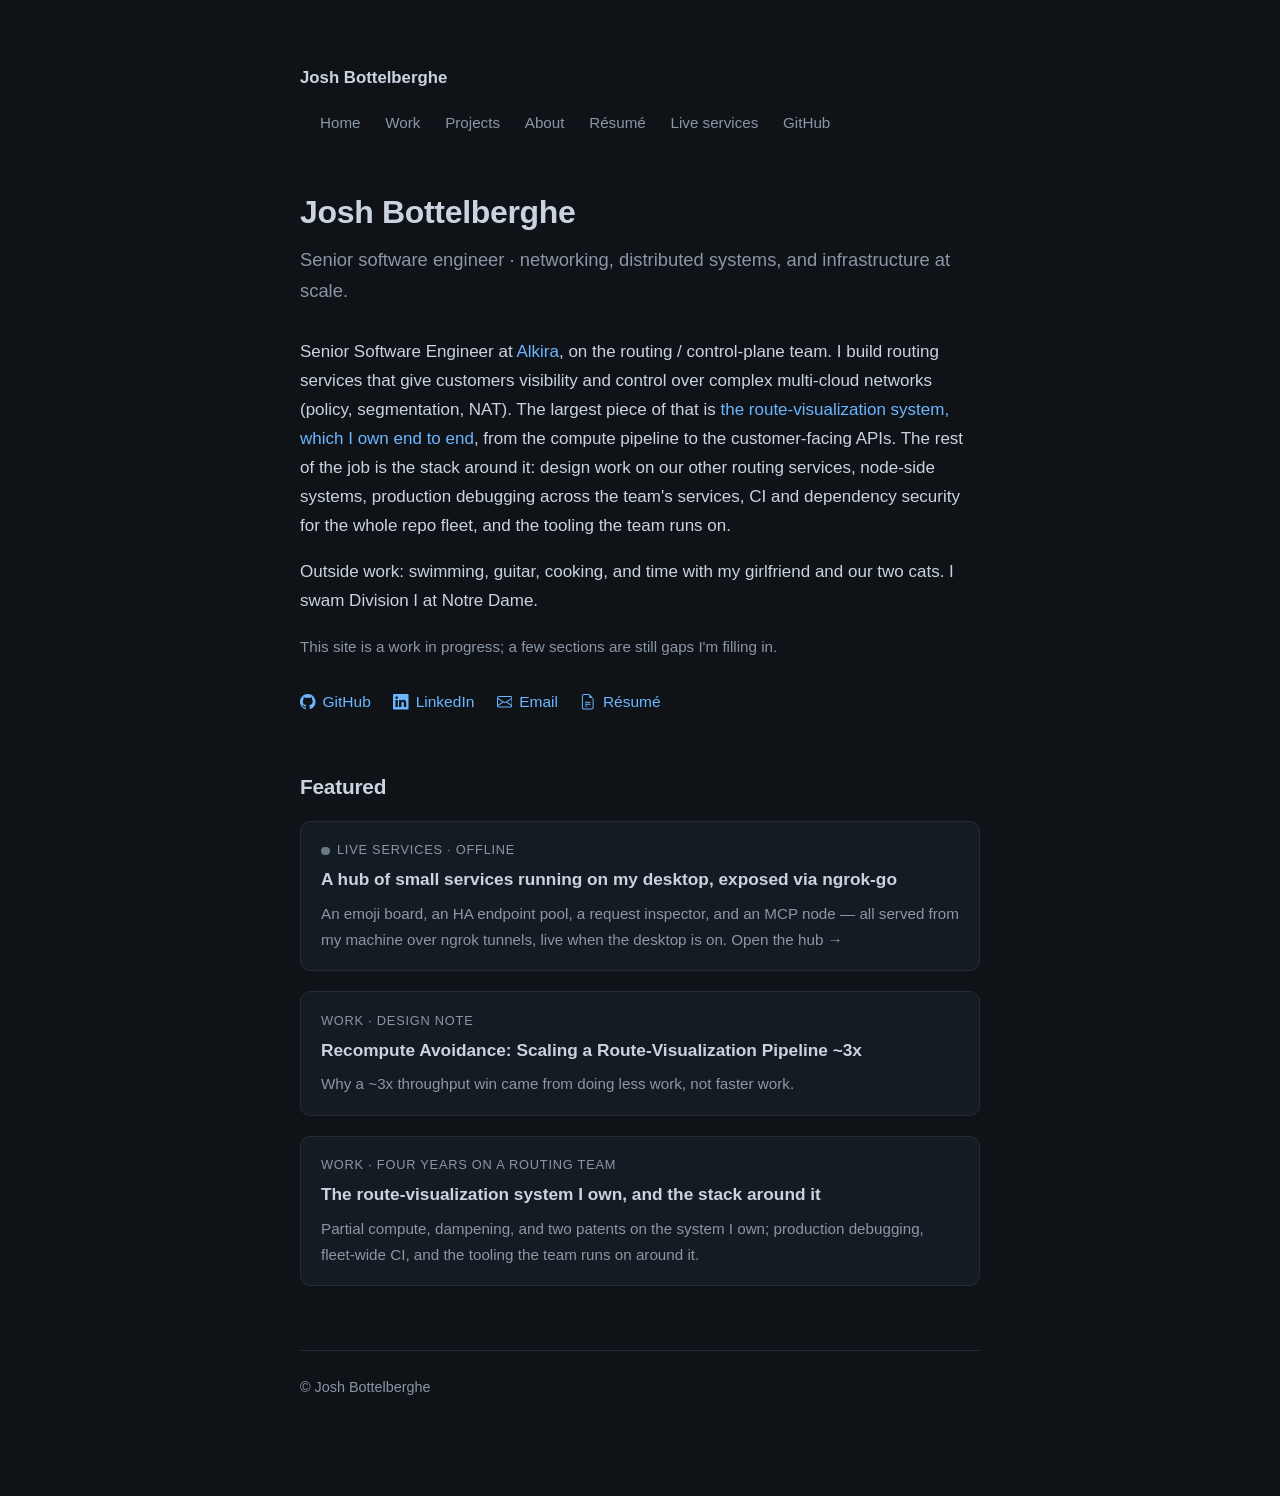
<file: index.html>
<!DOCTYPE html>
<html lang="en">
<head>
  <meta charset="utf-8">
  <meta name="viewport" content="width=device-width, initial-scale=1">
  <title>Josh Bottelberghe</title>
  <meta name="description" content="Josh Bottelberghe · software engineer working on networking, distributed systems, and infrastructure at scale.">
  <link rel="stylesheet" href="/style.css">
</head>
<body>
  <div class="wrap">
    <header class="site">
      <span class="brand"><a href="/" style="color:inherit">Josh Bottelberghe</a></span>
      <nav>
        <a href="/">Home</a>
        <a href="/work/">Work</a>
        <a href="/projects/">Projects</a>
        <a href="/about.html">About</a>
        <a href="/resume.html">Résumé</a>
        <a href="/live.html">Live services</a>
        <a href="https://github.com/joshbottelberghe">GitHub</a>
      </nav>
    </header>

    <main>
      <h1>Josh Bottelberghe</h1>
      <p class="tagline">Senior software engineer · networking, distributed systems, and infrastructure at scale.</p>

      <p>Senior Software Engineer at <a href="https://www.alkira.com">Alkira</a>, on the routing /
      control-plane team. I build routing services that give customers visibility and control over complex
      multi-cloud networks (policy, segmentation, NAT). The largest piece of that is <a href="/work/">the
      route-visualization system, which I own end to end</a>, from the compute pipeline to the
      customer-facing APIs. The rest of the job is the stack around it: design work on our other routing
      services, node-side systems, production debugging across the team's services, CI and dependency
      security for the whole repo fleet, and the tooling the team runs on.</p>

      <p>Outside work: swimming, guitar, cooking, and time with my girlfriend and our two cats. I swam
      Division I at Notre Dame.</p>

      <p style="color:var(--muted); font-size:0.95rem;">This site is a work in progress; a few sections are
      still gaps I'm filling in.</p>

      <ul class="links">
        <li><a href="https://github.com/joshbottelberghe"><svg viewBox="0 0 16 16" aria-hidden="true"><path d="M8 0C3.58 0 0 3.58 0 8c0 3.54 2.29 6.53 5.47 7.59.4.07.55-.17.55-.38 0-.19-.01-.82-.01-1.49-2.01.37-2.53-.49-2.69-.94-.09-.23-.48-.94-.82-1.13-.28-.15-.68-.52-.01-.53.63-.01 1.08.58 1.23.82.72 1.21 1.87.87 2.33.66.07-.52.28-.87.51-1.07-1.78-.2-3.64-.89-3.64-3.95 0-.87.31-1.59.82-2.15-.08-.2-.36-1.02.08-2.12 0 0 .67-.21 2.2.82.64-.18 1.32-.27 2-.27.68 0 1.36.09 2 .27 1.53-1.04 2.2-.82 2.2-.82.44 1.1.16 1.92.08 2.12.51.56.82 1.27.82 2.15 0 3.07-1.87 3.75-3.65 3.95.29.25.54.73.54 1.48 0 1.07-.01 1.93-.01 2.2 0 .21.15.46.55.38A8.013 8.013 0 0 0 16 8c0-4.42-3.58-8-8-8z"/></svg>GitHub</a></li>
        <li><a href="https://www.linkedin.com/in/josh-bottelberghe-4a98a81a7/"><svg viewBox="0 0 16 16" aria-hidden="true"><path d="M0 1.146C0 .513.526 0 1.175 0h13.65C15.474 0 16 .513 16 1.146v13.708c0 .633-.526 1.146-1.175 1.146H1.175C.526 16 0 15.487 0 14.854zm4.943 12.248V6.169H2.542v7.225zm-1.2-8.212c.837 0 1.358-.554 1.358-1.248-.015-.709-.52-1.248-1.342-1.248-.822 0-1.359.54-1.359 1.248 0 .694.521 1.248 1.327 1.248zm4.908 8.212V9.359c0-.216.016-.432.08-.586.173-.431.568-.878 1.232-.878.869 0 1.216.662 1.216 1.634v3.865h2.401V9.25c0-2.22-1.184-3.252-2.764-3.252-1.274 0-1.845.7-2.165 1.193v.025h-.016l.016-.025V6.169h-2.4c.03.678 0 7.225 0 7.225z"/></svg>LinkedIn</a></li>
        <li><a href="mailto:jbottelb@gmail.com"><svg viewBox="0 0 16 16" aria-hidden="true"><path d="M0 4a2 2 0 0 1 2-2h12a2 2 0 0 1 2 2v8a2 2 0 0 1-2 2H2a2 2 0 0 1-2-2zm2-1a1 1 0 0 0-1 1v.217l7 4.2 7-4.2V4a1 1 0 0 0-1-1zm13 2.383-4.708 2.825L15 11.105zm-.034 6.876-5.64-3.471L8 9.583l-1.326-.795-5.64 3.47A1 1 0 0 0 2 13h12a1 1 0 0 0 .966-.741M1 11.105l4.708-2.897L1 5.383z"/></svg>Email</a></li>
        <li><a href="/resume.html"><svg viewBox="0 0 16 16" aria-hidden="true"><path d="M4 0h5.5v1H4a1 1 0 0 0-1 1v12a1 1 0 0 0 1 1h8a1 1 0 0 0 1-1V4.5h1V14a2 2 0 0 1-2 2H4a2 2 0 0 1-2-2V2a2 2 0 0 1 2-2"/><path d="M9.5 0v3a1 1 0 0 0 1 1h3zM5 8.5a.5.5 0 0 1 .5-.5h5a.5.5 0 0 1 0 1h-5a.5.5 0 0 1-.5-.5m0 2a.5.5 0 0 1 .5-.5h5a.5.5 0 0 1 0 1h-5a.5.5 0 0 1-.5-.5m0 2a.5.5 0 0 1 .5-.5h2a.5.5 0 0 1 0 1h-2a.5.5 0 0 1-.5-.5"/></svg>Résumé</a></li>
      </ul>

      <h2>Featured</h2>
      <div class="featured">
        <a class="card" id="live-card" href="/live.html">
          <div class="kicker"><span class="live-dot" id="live-dot"></span>Live services · <span id="live-state">checking…</span></div>
          <div class="title">A hub of small services running on my desktop, exposed via ngrok-go</div>
          <p class="summary">An emoji board, an HA endpoint pool, a request inspector, and an MCP node —
          all served from my machine over ngrok tunnels, live when the desktop is on. Open the hub →</p>
        </a>
        <a class="card" href="/projects/recompute-avoidance.html">
          <div class="kicker">Work · design note</div>
          <div class="title">Recompute Avoidance: Scaling a Route-Visualization Pipeline ~3x</div>
          <p class="summary">Why a ~3x throughput win came from doing less work, not faster work.</p>
        </a>
        <a class="card" href="/work/">
          <div class="kicker">Work · four years on a routing team</div>
          <div class="title">The route-visualization system I own, and the stack around it</div>
          <p class="summary">Partial compute, dampening, and two patents on the system I own; production
          debugging, fleet-wide CI, and the tooling the team runs on around it.</p>
        </a>
      </div>
    </main>

    <footer class="site">© Josh Bottelberghe</footer>
  </div>
  <script>
    // Ping the live desktop endpoint; flip the dot to online/offline. Fails
    // closed (offline) if the machine is down or the request stalls.
    (function () {
      var dot = document.getElementById('live-dot'), state = document.getElementById('live-state');
      var ctrl = new AbortController();
      var t = setTimeout(function () { ctrl.abort(); }, 4000);
      fetch('https://joshbottelberghe.ngrok.app/health',
            { headers: { 'ngrok-skip-browser-warning': '1' }, signal: ctrl.signal, cache: 'no-store' })
        .then(function (r) { return r.ok ? r.json() : Promise.reject(); })
        .then(function () { clearTimeout(t); dot.className = 'live-dot online'; state.textContent = 'online'; })
        .catch(function () { dot.className = 'live-dot offline'; state.textContent = 'offline'; });
    })();
  </script>
  <script src="/beacon.js" defer></script>
</body>
</html>
</file>
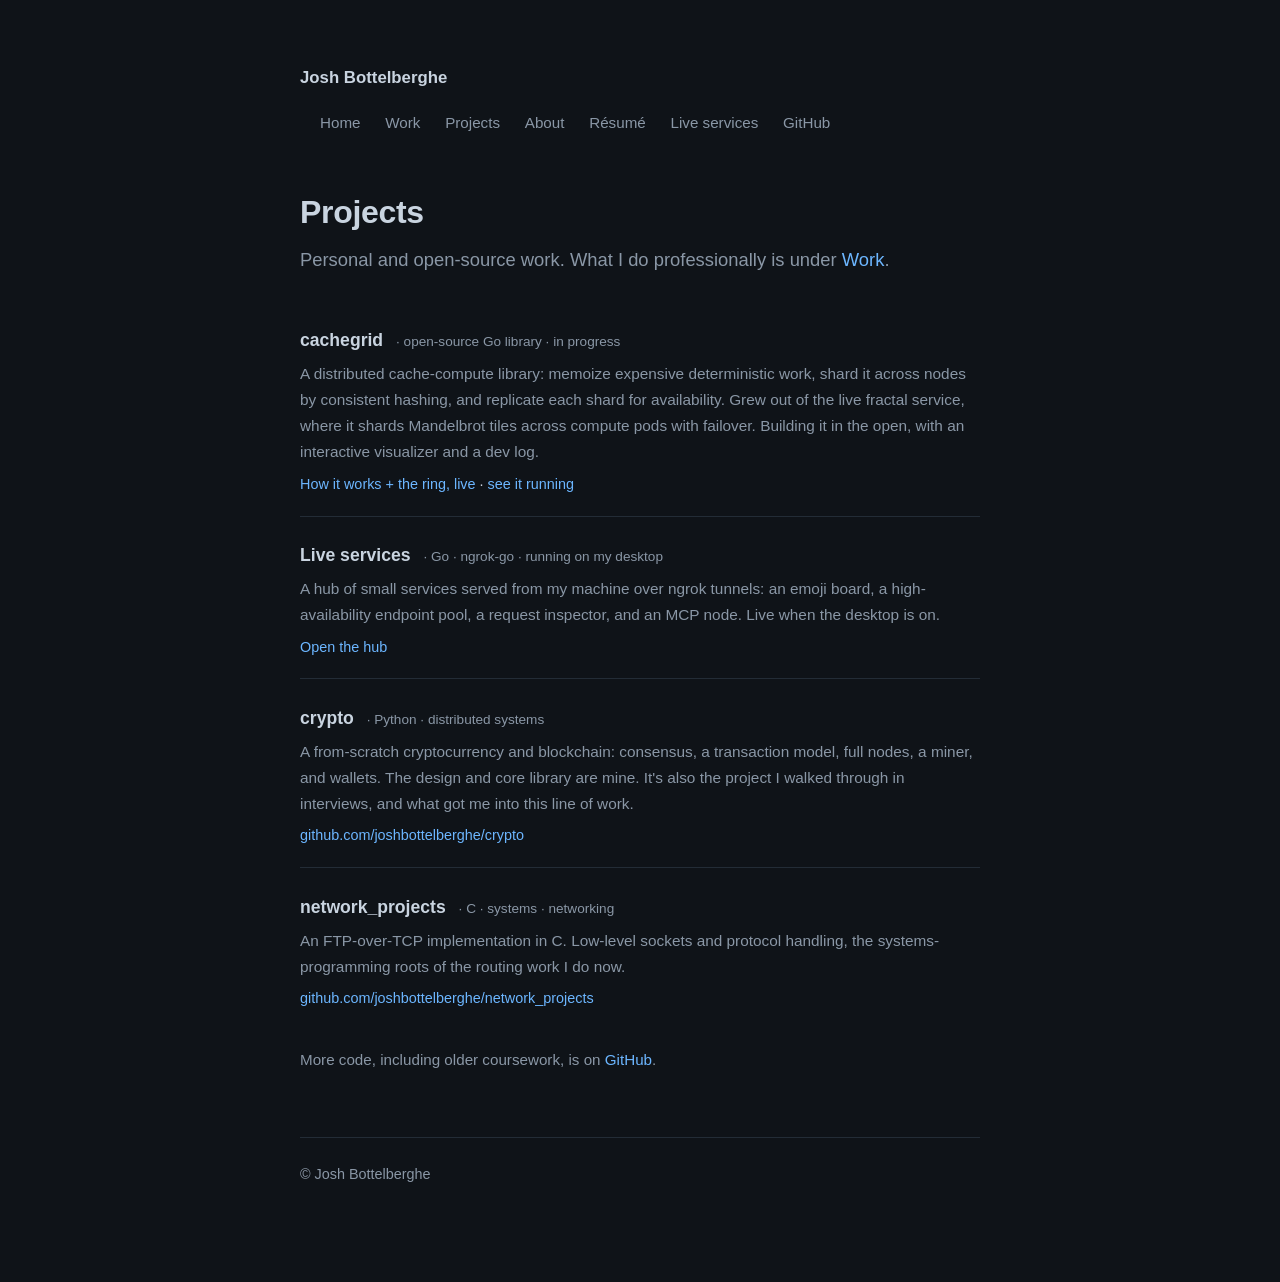
<file: projects/index.html>
<!DOCTYPE html>
<html lang="en">
<head>
  <meta charset="utf-8">
  <meta name="viewport" content="width=device-width, initial-scale=1">
  <title>Projects · Josh Bottelberghe</title>
  <meta name="description" content="Personal and open-source work: a distributed cache-compute library in Go, a from-scratch blockchain, and an FTP-over-TCP server in C.">
  <link rel="stylesheet" href="/style.css">
</head>
<body>
  <div class="wrap">
    <header class="site">
      <span class="brand"><a href="/" style="color:inherit">Josh Bottelberghe</a></span>
      <nav>
        <a href="/">Home</a>
        <a href="/work/">Work</a>
        <a href="/projects/">Projects</a>
        <a href="/about.html">About</a>
        <a href="/resume.html">Résumé</a>
        <a href="/live.html">Live services</a>
        <a href="https://github.com/joshbottelberghe">GitHub</a>
      </nav>
    </header>

    <main>
      <h1>Projects</h1>
      <p class="tagline">Personal and open-source work. What I do professionally is under
      <a href="/work/">Work</a>.</p>

      <ul class="projects-list">
        <li>
          <div class="title">cachegrid <span class="tags">· open-source Go library · in progress</span></div>
          <p class="summary">A distributed cache-compute library: memoize expensive deterministic work, shard
          it across nodes by consistent hashing, and replicate each shard for availability. Grew out of the
          live fractal service, where it shards Mandelbrot tiles across compute pods with failover. Building
          it in the open, with an interactive visualizer and a dev log.</p>
          <div class="repo"><a href="/projects/cachegrid.html">How it works + the ring, live</a> · <a href="/fractal.html">see it running</a></div>
        </li>
        <li>
          <div class="title">Live services <span class="tags">· Go · ngrok-go · running on my desktop</span></div>
          <p class="summary">A hub of small services served from my machine over ngrok tunnels: an emoji
          board, a high-availability endpoint pool, a request inspector, and an MCP node. Live when the
          desktop is on.</p>
          <div class="repo"><a href="/live.html">Open the hub</a></div>
        </li>
        <li>
          <div class="title">crypto <span class="tags">· Python · distributed systems</span></div>
          <p class="summary">A from-scratch cryptocurrency and blockchain: consensus, a transaction model,
          full nodes, a miner, and wallets. The design and core library are mine. It's also the project I
          walked through in interviews, and what got me into this line of work.</p>
          <div class="repo"><a href="https://github.com/joshbottelberghe/crypto">github.com/joshbottelberghe/crypto</a></div>
        </li>
        <li>
          <div class="title">network_projects <span class="tags">· C · systems · networking</span></div>
          <p class="summary">An FTP-over-TCP implementation in C. Low-level sockets and protocol handling,
          the systems-programming roots of the routing work I do now.</p>
          <div class="repo"><a href="https://github.com/joshbottelberghe/network_projects">github.com/joshbottelberghe/network_projects</a></div>
        </li>
      </ul>

      <p style="color:var(--muted); font-size:0.95rem;">More code, including older coursework, is on
      <a href="https://github.com/joshbottelberghe">GitHub</a>.</p>
    </main>

    <footer class="site">© Josh Bottelberghe</footer>
  </div>
  <script src="/beacon.js" defer></script>
</body>
</html>
</file>
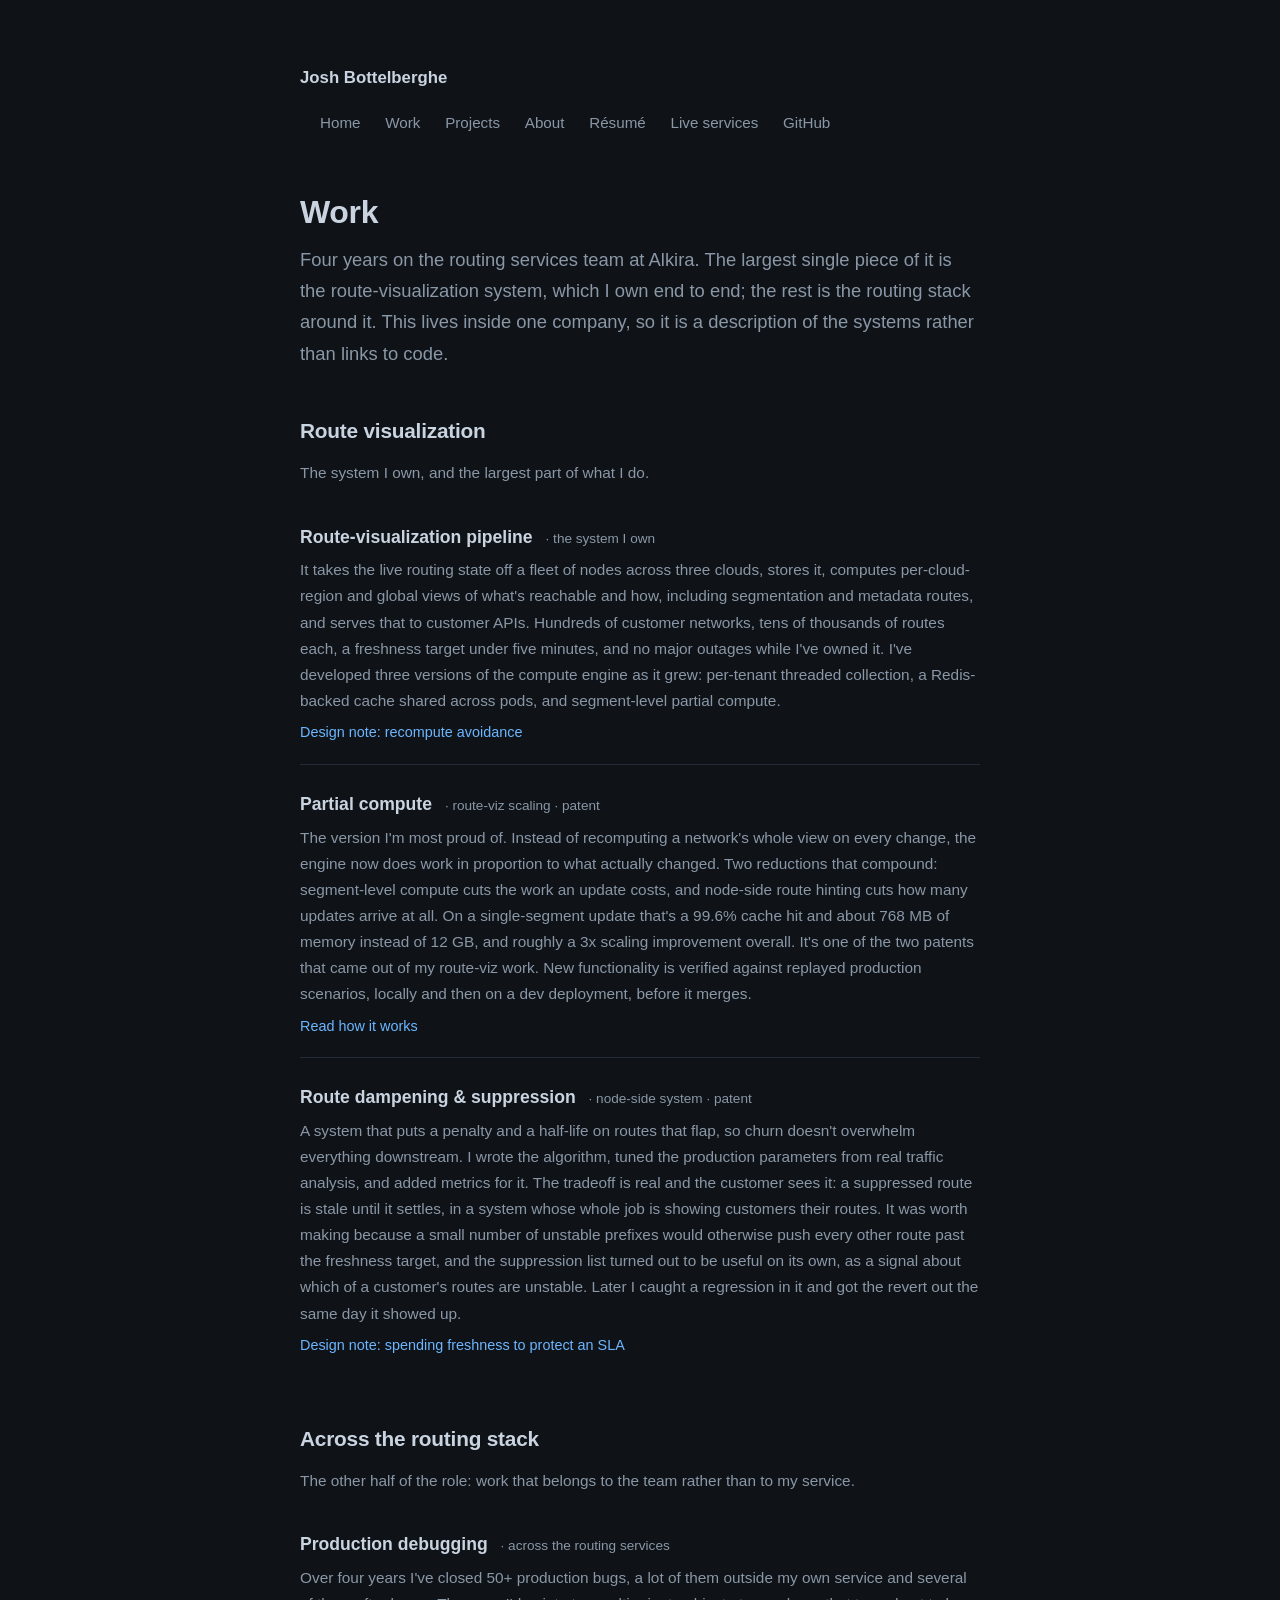
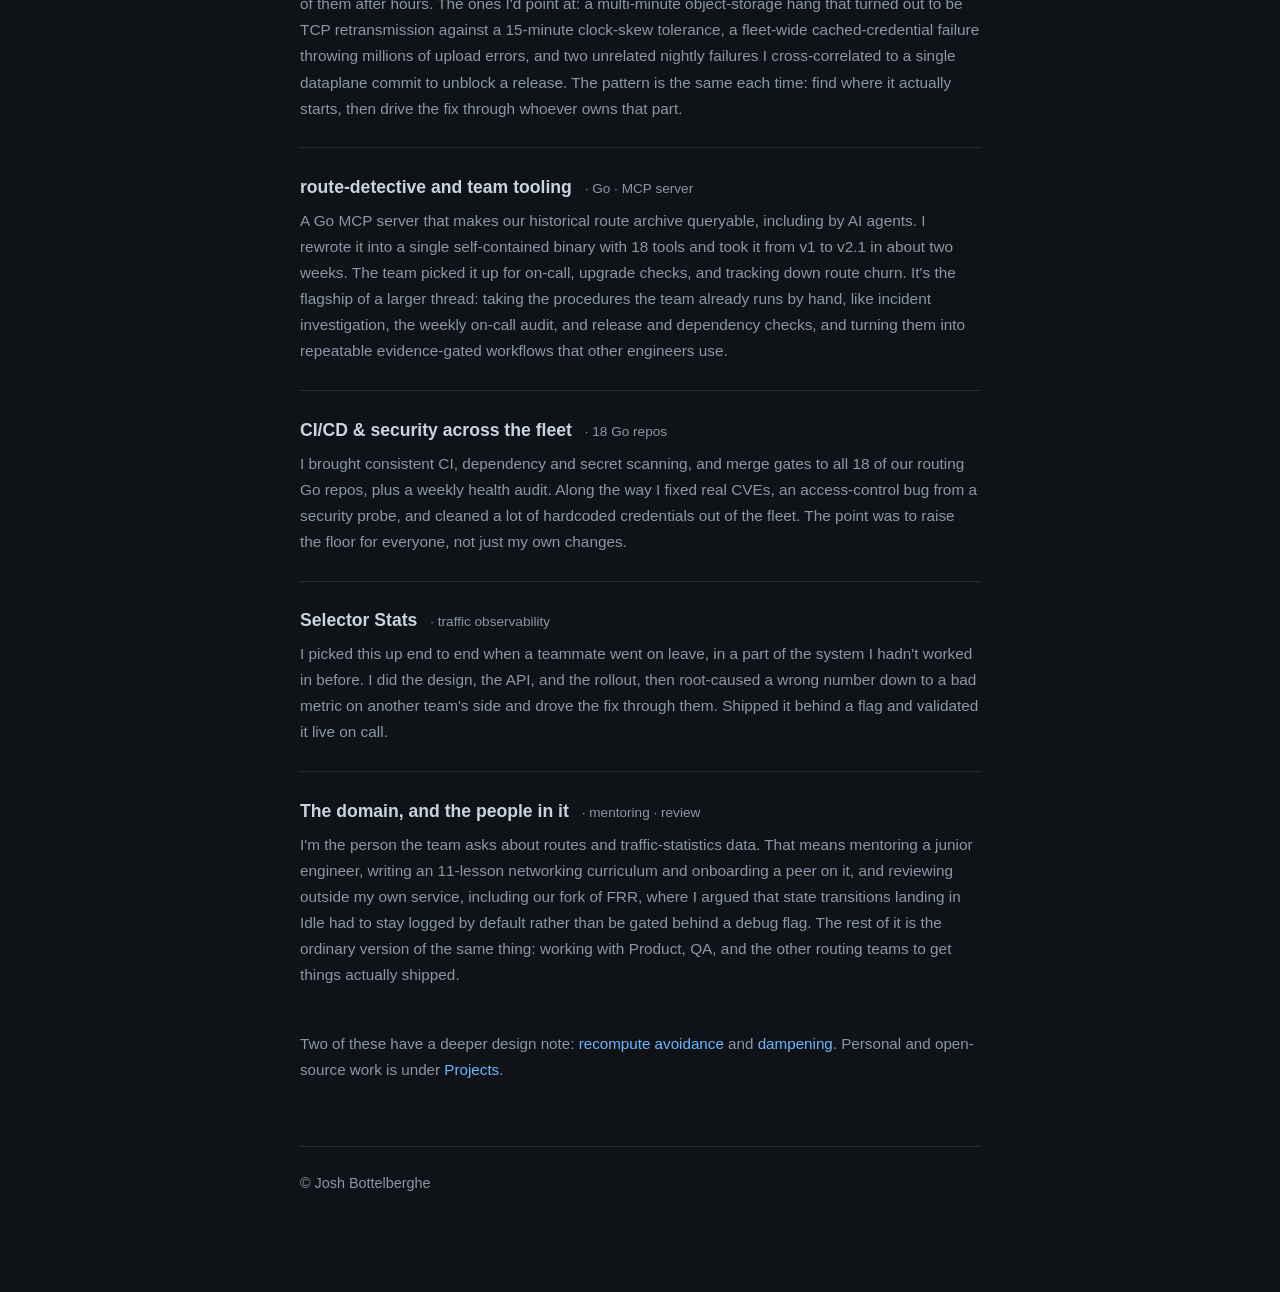
<file: work/index.html>
<!DOCTYPE html>
<html lang="en">
<head>
  <meta charset="utf-8">
  <meta name="viewport" content="width=device-width, initial-scale=1">
  <title>Work · Josh Bottelberghe</title>
  <meta name="description" content="Four years on a routing services team: owning a BGP route-visualization system at scale, plus node-side systems, production debugging, Go tooling, and CI across a repo fleet.">
  <link rel="stylesheet" href="/style.css">
</head>
<body>
  <div class="wrap">
    <header class="site">
      <span class="brand"><a href="/" style="color:inherit">Josh Bottelberghe</a></span>
      <nav>
        <a href="/">Home</a>
        <a href="/work/">Work</a>
        <a href="/projects/">Projects</a>
        <a href="/about.html">About</a>
        <a href="/resume.html">Résumé</a>
        <a href="/live.html">Live services</a>
        <a href="https://github.com/joshbottelberghe">GitHub</a>
      </nav>
    </header>

    <main>
      <h1>Work</h1>
      <p class="tagline">Four years on the routing services team at Alkira. The largest single piece of it is
      the route-visualization system, which I own end to end; the rest is the routing stack around it. This
      lives inside one company, so it is a description of the systems rather than links to code.</p>

      <h2>Route visualization</h2>
      <p style="color:var(--muted); font-size:0.96rem; margin:0 0 0.5rem;">The system I own, and the largest
      part of what I do.</p>

      <ul class="projects-list">
        <li>
          <div class="title">Route-visualization pipeline <span class="tags">· the system I own</span></div>
          <p class="summary">It takes the live routing state off a fleet of nodes across three clouds,
          stores it, computes per-cloud-region and global views of what's reachable and how, including
          segmentation and metadata routes, and serves that to customer APIs. Hundreds of customer networks,
          tens of thousands of routes each, a freshness target under five
          minutes, and no major outages while I've owned it. I've developed three versions of the compute
          engine as it grew: per-tenant threaded collection, a Redis-backed cache shared across pods, and
          segment-level partial compute.</p>
          <div class="repo"><a href="/projects/recompute-avoidance.html">Design note: recompute avoidance</a></div>
        </li>
        <li>
          <div class="title">Partial compute <span class="tags">· route-viz scaling · patent</span></div>
          <p class="summary">The version I'm most proud of. Instead of recomputing a network's whole view on
          every change, the engine now does work in proportion to what actually changed. Two reductions that
          compound: segment-level compute cuts the work an update costs, and node-side route hinting cuts how
          many updates arrive at all. On a single-segment update that's a 99.6% cache hit and about 768 MB of
          memory instead of 12 GB, and roughly a 3x scaling improvement overall. It's one of the two patents
          that came out of my route-viz work. New functionality is verified against replayed production
          scenarios, locally and then on a dev deployment, before it merges.</p>
          <div class="repo"><a href="/projects/recompute-avoidance.html">Read how it works</a></div>
        </li>
        <li>
          <div class="title">Route dampening &amp; suppression <span class="tags">· node-side system · patent</span></div>
          <p class="summary">A system that puts a penalty and a half-life on routes that flap, so churn
          doesn't overwhelm everything downstream. I wrote the algorithm, tuned the production parameters
          from real traffic analysis, and added metrics for it. The tradeoff is real and the customer sees
          it: a suppressed route is stale until it settles, in a system whose whole job is showing customers
          their routes. It was worth making because a small number of unstable prefixes would otherwise push
          every other route past the freshness target, and the suppression list turned out to be useful on
          its own, as a signal about which of a customer's routes are unstable. Later I caught a
          regression in it and got the revert out the same day it showed up.</p>
          <div class="repo"><a href="/projects/route-dampening.html">Design note: spending freshness to protect an SLA</a></div>
        </li>
      </ul>

      <h2>Across the routing stack</h2>
      <p style="color:var(--muted); font-size:0.96rem; margin:0 0 0.5rem;">The other half of the role: work
      that belongs to the team rather than to my service.</p>

      <ul class="projects-list">
        <li>
          <div class="title">Production debugging <span class="tags">· across the routing services</span></div>
          <p class="summary">Over four years I've closed 50+ production bugs, a lot of them outside my own
          service and several of them after hours. The ones I'd point at: a multi-minute object-storage hang
          that turned out to be TCP retransmission against a 15-minute clock-skew tolerance, a fleet-wide
          cached-credential failure throwing millions of upload errors, and two unrelated nightly failures I
          cross-correlated to a single dataplane commit to unblock a release. The pattern is the same each
          time: find where it actually starts, then drive the fix through whoever owns that part.</p>
        </li>
        <li>
          <div class="title">route-detective and team tooling <span class="tags">· Go · MCP server</span></div>
          <p class="summary">A Go MCP server that makes our historical route archive queryable, including by
          AI agents. I rewrote it into a single self-contained binary with 18 tools and took it from v1 to
          v2.1 in about two weeks. The team picked it up for on-call, upgrade checks, and tracking down route
          churn. It's the flagship of a larger thread: taking the procedures the team already runs by hand,
          like incident investigation, the weekly on-call audit, and release and dependency checks, and
          turning them into repeatable evidence-gated workflows that other engineers use.</p>
        </li>
        <li>
          <div class="title">CI/CD &amp; security across the fleet <span class="tags">· 18 Go repos</span></div>
          <p class="summary">I brought consistent CI, dependency and secret scanning, and merge gates to all
          18 of our routing Go repos, plus a weekly health audit. Along the way I fixed real CVEs, an
          access-control bug from a security probe, and cleaned a lot of hardcoded credentials out of the
          fleet. The point was to raise the floor for everyone, not just my own changes.</p>
        </li>
        <li>
          <div class="title">Selector Stats <span class="tags">· traffic observability</span></div>
          <p class="summary">I picked this up end to end when a teammate went on leave, in a part of the
          system I hadn't worked in before. I did the design, the API, and the rollout, then root-caused a
          wrong number down to a bad metric on another team's side and drove the fix through them. Shipped it
          behind a flag and validated it live on call.</p>
        </li>
        <li>
          <div class="title">The domain, and the people in it <span class="tags">· mentoring · review</span></div>
          <p class="summary">I'm the person the team asks about routes and traffic-statistics data. That
          means mentoring a junior engineer, writing an 11-lesson networking curriculum and onboarding a peer
          on it, and reviewing outside my own service, including our fork of FRR, where I argued that state
          transitions landing in Idle had to stay logged by default rather than be gated behind a debug flag.
          The rest of it is the ordinary version of the same thing: working with Product, QA, and the other
          routing teams to get things actually shipped.</p>
        </li>
      </ul>

      <p style="color:var(--muted); font-size:0.95rem;">Two of these have a deeper design note:
      <a href="/projects/recompute-avoidance.html">recompute avoidance</a> and
      <a href="/projects/route-dampening.html">dampening</a>. Personal and open-source work is under
      <a href="/projects/">Projects</a>.</p>
    </main>

    <footer class="site">© Josh Bottelberghe</footer>
  </div>
  <script src="/beacon.js" defer></script>
</body>
</html>
</file>
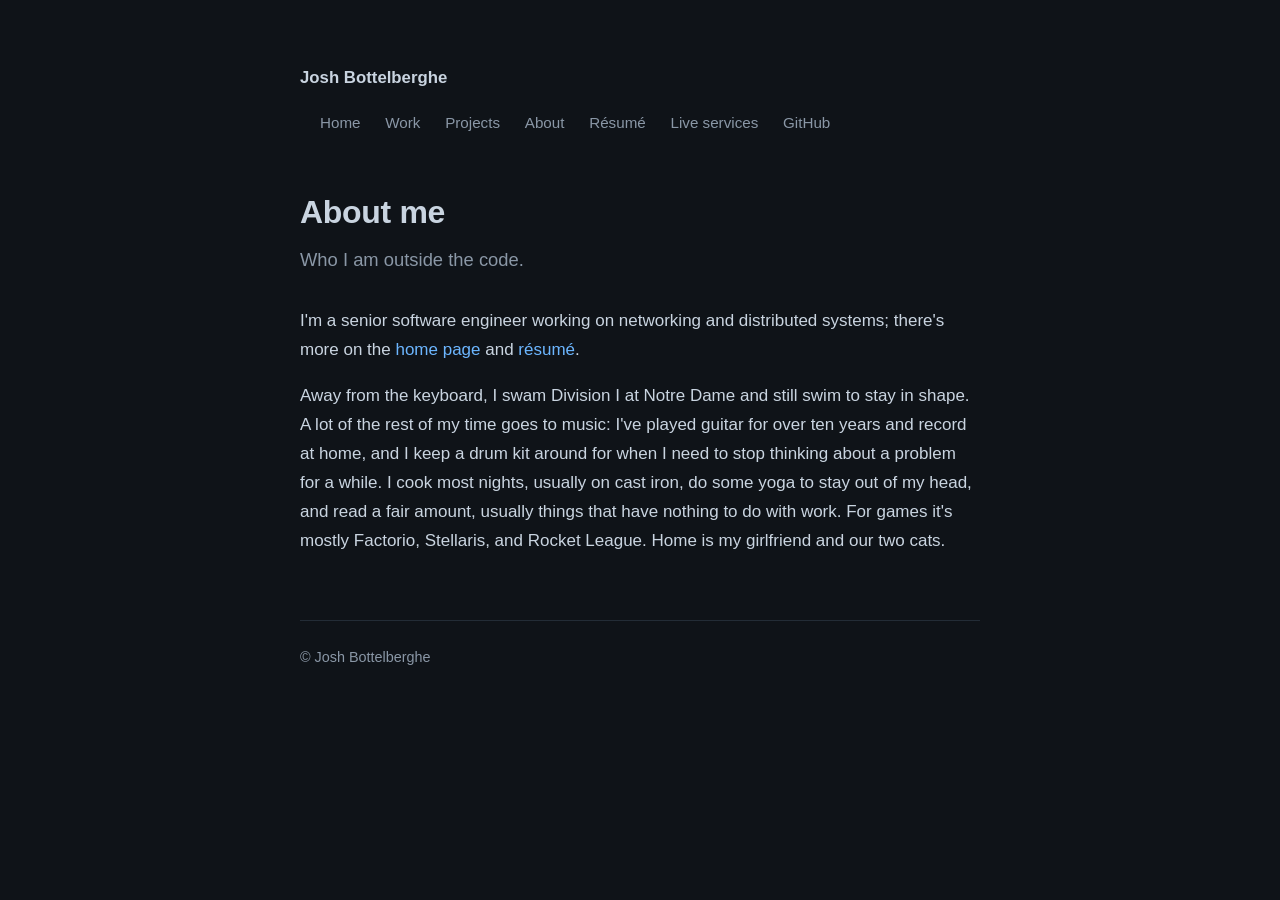
<file: about.html>
<!DOCTYPE html>
<html lang="en">
<head>
  <meta charset="utf-8">
  <meta name="viewport" content="width=device-width, initial-scale=1">
  <title>About · Josh Bottelberghe</title>
  <meta name="description" content="About Josh Bottelberghe — what I do outside of work: swimming, yoga, guitar, drums, cooking, gaming, reading.">
  <link rel="stylesheet" href="/style.css">
</head>
<body>
  <div class="wrap">
    <header class="site">
      <span class="brand"><a href="/" style="color:inherit">Josh Bottelberghe</a></span>
      <nav>
        <a href="/">Home</a>
        <a href="/work/">Work</a>
        <a href="/projects/">Projects</a>
        <a href="/about.html" aria-current="page">About</a>
        <a href="/resume.html">Résumé</a>
        <a href="/live.html">Live services</a>
        <a href="https://github.com/joshbottelberghe">GitHub</a>
      </nav>
    </header>

    <main>
      <h1>About me</h1>
      <p class="tagline">Who I am outside the code.</p>

      <p>I'm a senior software engineer working on networking and distributed systems; there's more on
      the <a href="/">home page</a> and <a href="/resume.html">résumé</a>.</p>

      <p>Away from the keyboard, I swam Division I at Notre Dame and still swim to stay in shape. A lot
      of the rest of my time goes to music: I've played guitar for over ten years and record at home,
      and I keep a drum kit around for when I need to stop thinking about a problem for a while. I cook
      most nights, usually on cast iron, do some yoga to stay out of my head, and read a fair amount,
      usually things that have nothing to do with work. For games it's mostly Factorio, Stellaris, and
      Rocket League. Home is my girlfriend and our two cats.</p>
    </main>

    <footer class="site">© Josh Bottelberghe</footer>
  </div>
  <script src="/beacon.js" defer></script>
</body>
</html>
</file>
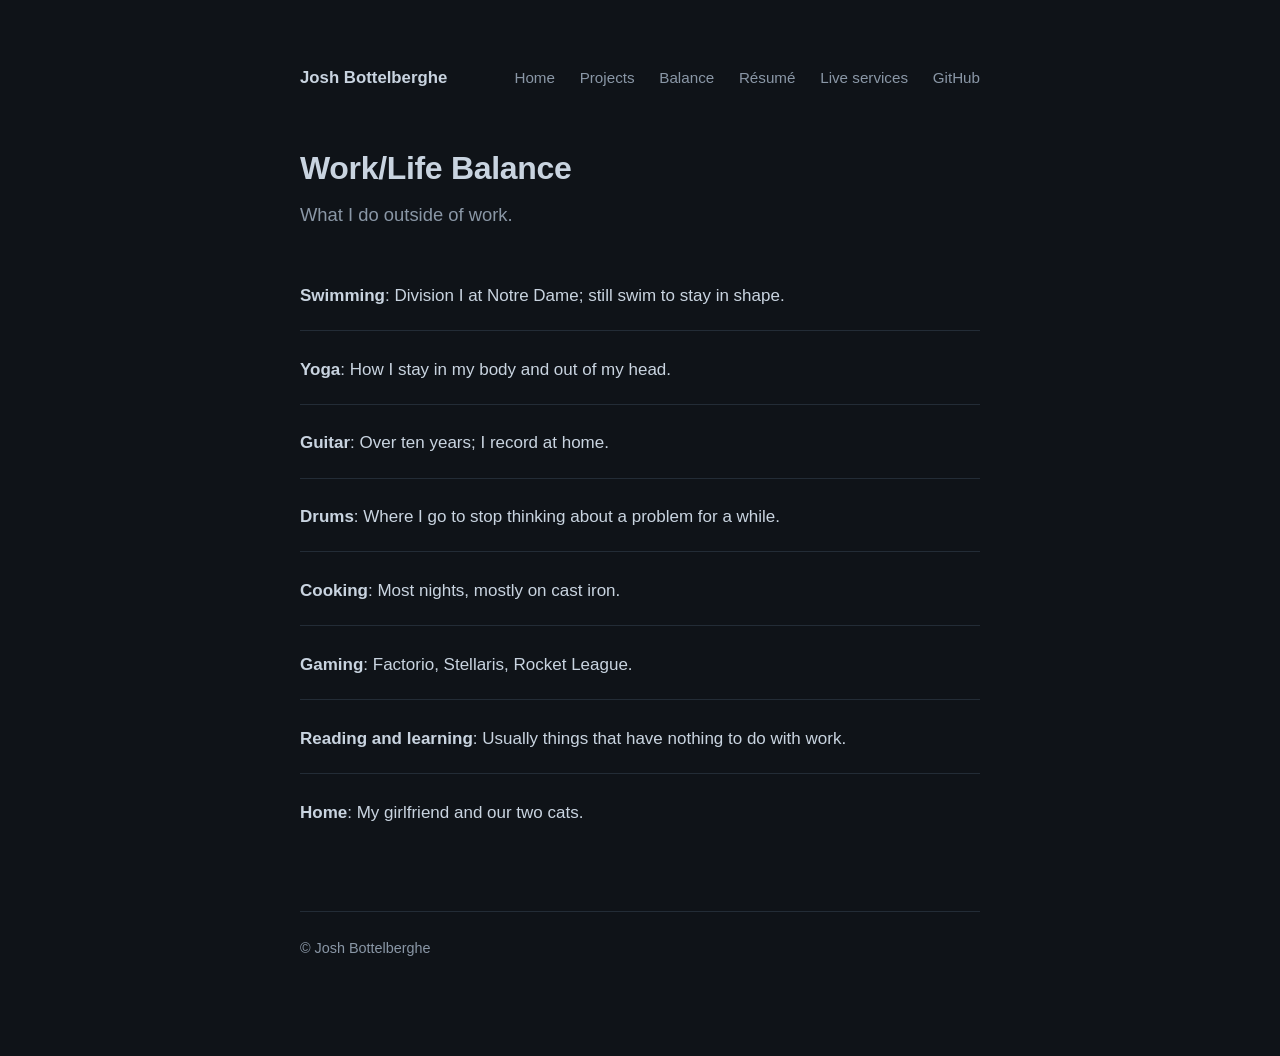
<file: balance.html>
<!DOCTYPE html>
<html lang="en">
<head>
  <meta charset="utf-8">
  <meta name="viewport" content="width=device-width, initial-scale=1">
  <title>Work/Life Balance · Josh Bottelberghe</title>
  <meta name="description" content="What I do outside of work: swimming, yoga, guitar, drums, cooking, gaming, reading.">
  <link rel="stylesheet" href="/style.css">
</head>
<body>
  <div class="wrap">
    <header class="site">
      <span class="brand"><a href="/" style="color:inherit">Josh Bottelberghe</a></span>
      <nav>
        <a href="/">Home</a>
        <a href="/projects/">Projects</a>
        <a href="/balance.html">Balance</a>
        <a href="/resume.html">Résumé</a>
        <a href="/live.html">Live services</a>
        <a href="https://github.com/joshbottelberghe">GitHub</a>
      </nav>
    </header>

    <main>
      <h1>Work/Life Balance</h1>
      <p class="tagline">What I do outside of work.</p>

      <ul class="projects-list">
        <li><strong>Swimming</strong>: Division I at Notre Dame; still swim to stay in shape.</li>
        <li><strong>Yoga</strong>: How I stay in my body and out of my head.</li>
        <li><strong>Guitar</strong>: Over ten years; I record at home.</li>
        <li><strong>Drums</strong>: Where I go to stop thinking about a problem for a while.</li>
        <li><strong>Cooking</strong>: Most nights, mostly on cast iron.</li>
        <li><strong>Gaming</strong>: Factorio, Stellaris, Rocket League.</li>
        <li><strong>Reading and learning</strong>: Usually things that have nothing to do with work.</li>
        <li><strong>Home</strong>: My girlfriend and our two cats.</li>
      </ul>
    </main>

    <footer class="site">© Josh Bottelberghe</footer>
  </div>
</body>
</html>
</file>
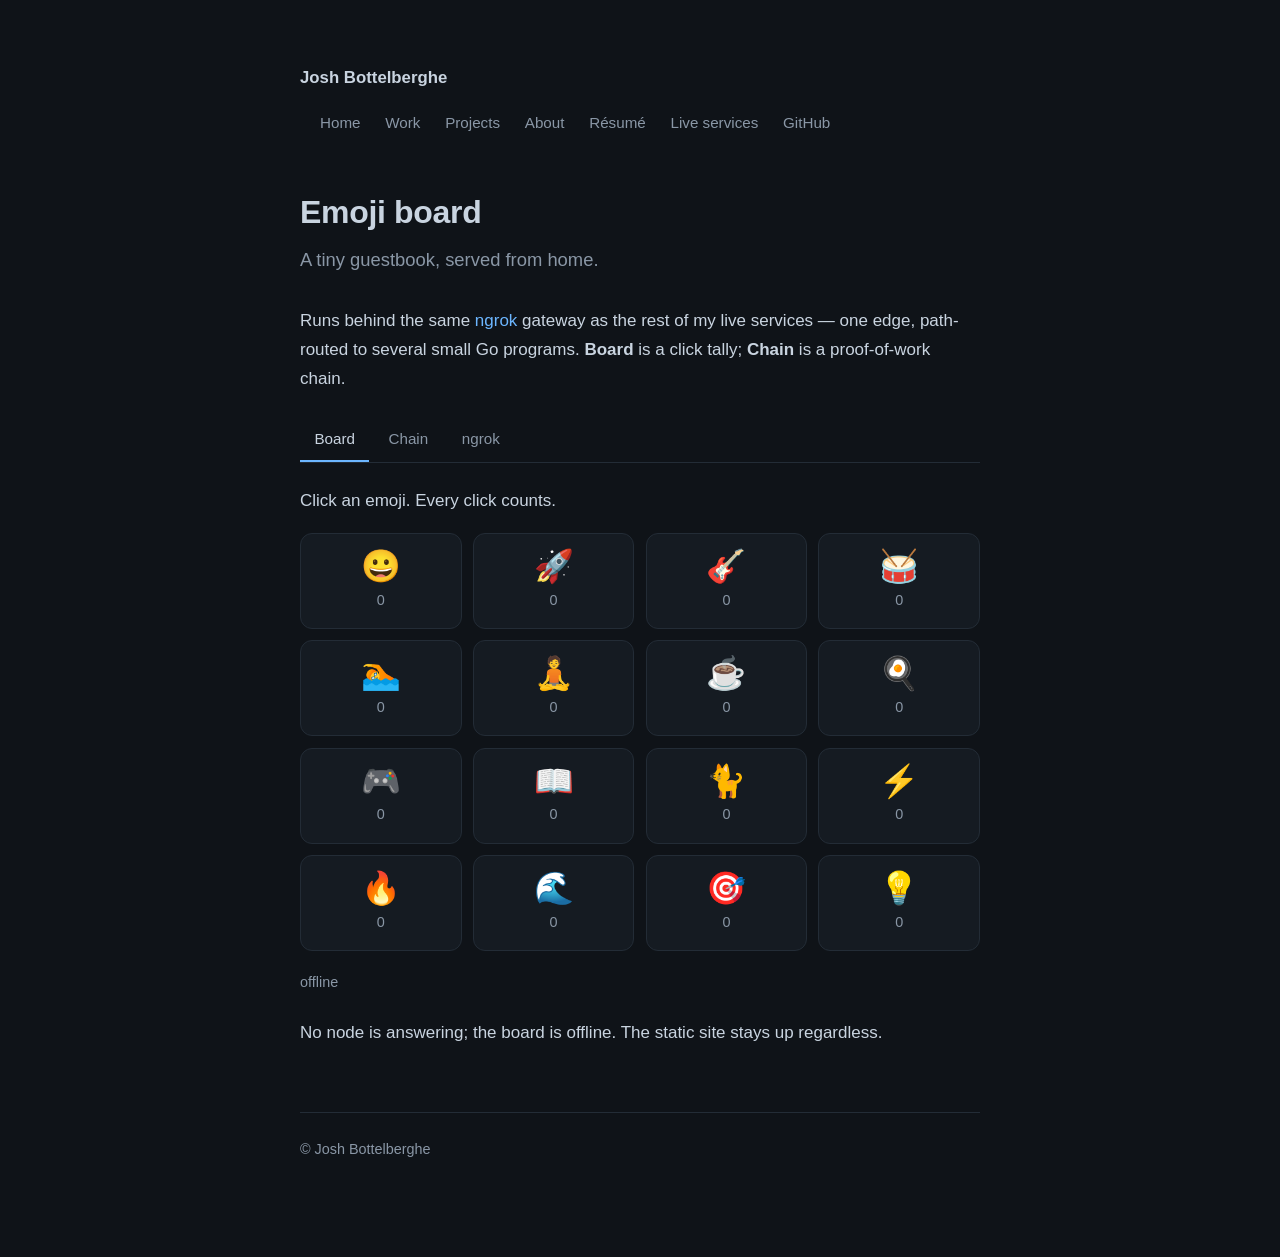
<file: board.html>
<!DOCTYPE html>
<html lang="en">
<head>
  <meta charset="utf-8">
  <meta name="viewport" content="width=device-width, initial-scale=1">
  <title>Emoji board · Josh Bottelberghe</title>
  <meta name="description" content="A proof-of-work guestbook served from Josh's machines at home through the ngrok gateway.">
  <link rel="stylesheet" href="/style.css">
</head>
<body>
  <div class="wrap">
    <header class="site">
      <span class="brand"><a href="/" style="color:inherit">Josh Bottelberghe</a></span>
      <nav>
        <a href="/">Home</a>
        <a href="/work/">Work</a>
        <a href="/projects/">Projects</a>
        <a href="/about.html">About</a>
        <a href="/resume.html">Résumé</a>
        <a href="/live.html">Live services</a>
        <a href="https://github.com/joshbottelberghe">GitHub</a>
      </nav>
    </header>

    <main class="doc">
      <h1>Emoji board</h1>
      <p class="tagline">A tiny guestbook, served from home.</p>

      <p>Runs behind the same <a href="https://github.com/ngrok/ngrok-go">ngrok</a> gateway as the rest of
      my live services — one edge, path-routed to several small Go programs. <b>Board</b> is a click
      tally; <b>Chain</b> is a proof-of-work chain.</p>

      <div class="tabs">
        <button class="tab sel" data-t="board" onclick="tab('board')">Board</button>
        <button class="tab" data-t="chain" onclick="tab('chain')">Chain</button>
        <button class="tab" data-t="ngrok" onclick="tab('ngrok')">ngrok</button>
      </div>

      <section id="board" class="tabc">
        <p class="sub muted">Click an emoji. Every click counts.</p>
        <div class="board-grid" id="boardgrid"></div>
        <div class="count" id="boardtotal">connecting…</div>
      </section>

      <section id="chain" class="tabc" hidden>
        <p class="sub muted">Pick an emoji, optionally add a name, and sign. Your browser mines the
        proof of work; the server verifies and appends it.</p>
        <div class="emos" id="emos"></div>
        <div class="signrow">
          <input id="name" maxlength="20" placeholder="name (optional)" pattern="[A-Za-z0-9 _.\-]*">
          <button id="signbtn" onclick="sign()">Sign</button>
        </div>
        <div class="status" id="status"></div>
        <div class="count" id="chaincount">connecting…</div>
        <ul class="feed" id="feed"></ul>
      </section>

      <section id="ngrok" class="tabc" hidden>
        <p class="sub muted">What the edge forwarded, and the round-trip to the node that answered.</p>
        <div class="live-grid" id="nginfo"></div>
        <div class="live-ping">
          <button onclick="pingNg()">Ping</button>
          <span id="ngping" class="muted">round-trip: —</span>
        </div>
      </section>

      <p class="muted" id="offline" hidden style="margin-top:1.5rem">No node is answering; the board is
      offline. The static site stays up regardless.</p>
    </main>

    <footer class="site">© Josh Bottelberghe</footer>
  </div>

  <script>
  // The board's API is path-routed through my ngrok gateway at /wall. The
  // skip-browser-warning header suppresses ngrok's free-tier interstitial.
  var API = 'https://joshbottelberghe.ngrok.app/wall';
  var H = { 'ngrok-skip-browser-warning': '1' };
  var EMO = ['😀','🚀','🎸','🥁','🏊','🧘','☕','🍳','🎮','📖','🐈','⚡','🔥','🌊','🎯','💡'];

  function wfetch(path, opts) {
    opts = opts || {};
    opts.headers = Object.assign({}, H, opts.headers || {});
    return fetch(API + path, opts);
  }
  function markOnline() { document.getElementById('offline').hidden = true; }
  function markOffline() { document.getElementById('offline').hidden = false; }

  function tab(t) {
    [].forEach.call(document.querySelectorAll('.tab'), function (b) { b.classList.toggle('sel', b.dataset.t === t); });
    [].forEach.call(document.querySelectorAll('.tabc'), function (s) { s.hidden = (s.id !== t); });
    if (t === 'board') loadBoard(); else if (t === 'chain') loadChain(); else loadNgrok();
  }

  /* ---- ngrok tab: request inspector + latency ---- */
  function loadNgrok() {
    wfetch('/api/ngrok').then(function (r) { return r.json(); }).then(function (d) {
      markOnline();
      var box = document.getElementById('nginfo'); box.innerHTML = '';
      function row(k, v) {
        var div = document.createElement('div');
        var ks = document.createElement('span'); ks.className = 'k'; ks.textContent = k;
        var vs = document.createElement('code'); vs.textContent = v;
        div.appendChild(ks); div.appendChild(vs); box.appendChild(div);
      }
      row('via ngrok', d.via_ngrok ? 'yes' : 'no (served locally)');
      row('your IP (as seen)', d.your_ip);
      row('protocol', d.proto || '—');
      row('served from', d.served_from);
      row('server time', d.server_time);
      var fh = d.forwarded_headers || {}; Object.keys(fh).forEach(function (k) { row(k, fh[k]); });
    }).catch(markOffline);
  }
  function pingNg() {
    var out = document.getElementById('ngping'); out.textContent = 'pinging…';
    var t0 = performance.now();
    wfetch('/api/ping', { cache: 'no-store' }).then(function (r) { return r.ok ? r.json() : Promise.reject(); })
      .then(function (j) { out.textContent = 'round-trip: ' + Math.round(performance.now() - t0) + ' ms  (browser → ngrok edge → ' + j.node + ' → back)'; })
      .catch(function () { out.textContent = 'ping failed — no node answering'; });
  }

  /* ---- Board tab: click tally ---- */
  var grid = document.getElementById('boardgrid'), cells = {};
  EMO.forEach(function (e) {
    var d = document.createElement('div'); d.className = 'cell';
    d.innerHTML = '<div class="e">' + e + '</div><div class="c">0</div>';
    d.onclick = function () { click(e, d); };
    grid.appendChild(d); cells[e] = d.querySelector('.c');
  });
  function click(e, d) {
    var c = cells[e]; c.textContent = (+c.textContent + 1); // optimistic
    wfetch('/api/click?emoji=' + encodeURIComponent(e), { method: 'POST' })
      .then(function (r) { return r.ok ? r.json() : Promise.reject(); })
      .then(function (j) { c.textContent = j.n; loadBoard(); }).catch(function () {});
  }
  function loadBoard() {
    wfetch('/api/board').then(function (r) { return r.json(); }).then(function (d) {
      markOnline();
      EMO.forEach(function (e) { cells[e].textContent = d.counts[e] || 0; });
      document.getElementById('boardtotal').textContent = (d.total || 0) + ' total clicks';
    }).catch(function () { markOffline(); document.getElementById('boardtotal').textContent = 'offline'; });
  }

  /* ---- Chain tab: proof-of-work stamps ---- */
  var sel = EMO[1], ebox = document.getElementById('emos');
  EMO.forEach(function (e) {
    var b = document.createElement('span'); b.className = 'emo' + (e === sel ? ' sel' : '');
    b.textContent = e;
    b.onclick = function () { sel = e; [].forEach.call(ebox.children, function (c) { c.className = 'emo' + (c.textContent === e ? ' sel' : ''); }); };
    ebox.appendChild(b);
  });
  function hex(b) { return [].map.call(new Uint8Array(b), function (x) { return x.toString(16).padStart(2, '0'); }).join(''); }
  async function sha(s) { return hex(await crypto.subtle.digest('SHA-256', new TextEncoder().encode(s))); }
  function setStatus(s) { document.getElementById('status').textContent = s; }
  async function sign() {
    var name = document.getElementById('name').value;
    if (name && !/^[A-Za-z0-9 _.\-]{0,20}$/.test(name)) { setStatus('name: letters/digits/space/_.- only'); return; }
    var btn = document.getElementById('signbtn'); btn.disabled = true;
    try {
      for (var a = 0; a < 4; a++) {
        var head = await (await wfetch('/api/head')).json(), pre = '0'.repeat(head.difficulty);
        setStatus('mining (difficulty ' + head.difficulty + ')…');
        var nonce = 0, h, t0 = performance.now();
        do { h = await sha(head.prev + '|' + sel + '|' + name + '|' + nonce); if (h.indexOf(pre) === 0) break; nonce++; } while (true);
        var res = await wfetch('/api/sign', { method: 'POST', headers: { 'Content-Type': 'application/json' },
          body: JSON.stringify({ emoji: sel, name: name, prev: head.prev, nonce: nonce }) });
        if (res.status === 409) continue; // stale head, re-mine on latest
        if (!res.ok) { setStatus('rejected: ' + (await res.text()).trim()); return; }
        var out = await res.json();
        setStatus('signed! block ' + out.height + ' · ' + Math.round(performance.now() - t0) + 'ms · ' + out.hash.slice(0, 12) + '…');
        loadChain(); return;
      }
      setStatus('chain busy, try again');
    } catch (e) { setStatus('offline — no node answering'); }
    finally { btn.disabled = false; }
  }
  function loadChain() {
    wfetch('/api/marks').then(function (r) { return r.json(); }).then(function (d) {
      markOnline();
      document.getElementById('chaincount').textContent = d.real + ' stamps · difficulty ' + d.difficulty;
      var f = document.getElementById('feed'); f.innerHTML = '';
      d.marks.forEach(function (m) {
        var li = document.createElement('li');
        var e = document.createElement('span'); e.className = 'e'; e.textContent = m.emoji;
        var nm = document.createElement('span'); nm.className = 'nm' + (m.name ? '' : ' anon'); nm.textContent = m.name || 'anon';
        var hx = document.createElement('span'); hx.className = 'hx'; hx.textContent = (m.hash || '').slice(0, 10);
        li.appendChild(e); li.appendChild(nm); li.appendChild(hx); f.appendChild(li);
      });
    }).catch(function () { markOffline(); document.getElementById('chaincount').textContent = 'offline'; });
  }

  loadBoard();
  setInterval(function () {
    if (!document.getElementById('board').hidden) loadBoard();
    else if (!document.getElementById('chain').hidden) loadChain();
  }, 4000);
  </script>
  <script src="/beacon.js" defer></script>
</body>
</html>
</file>
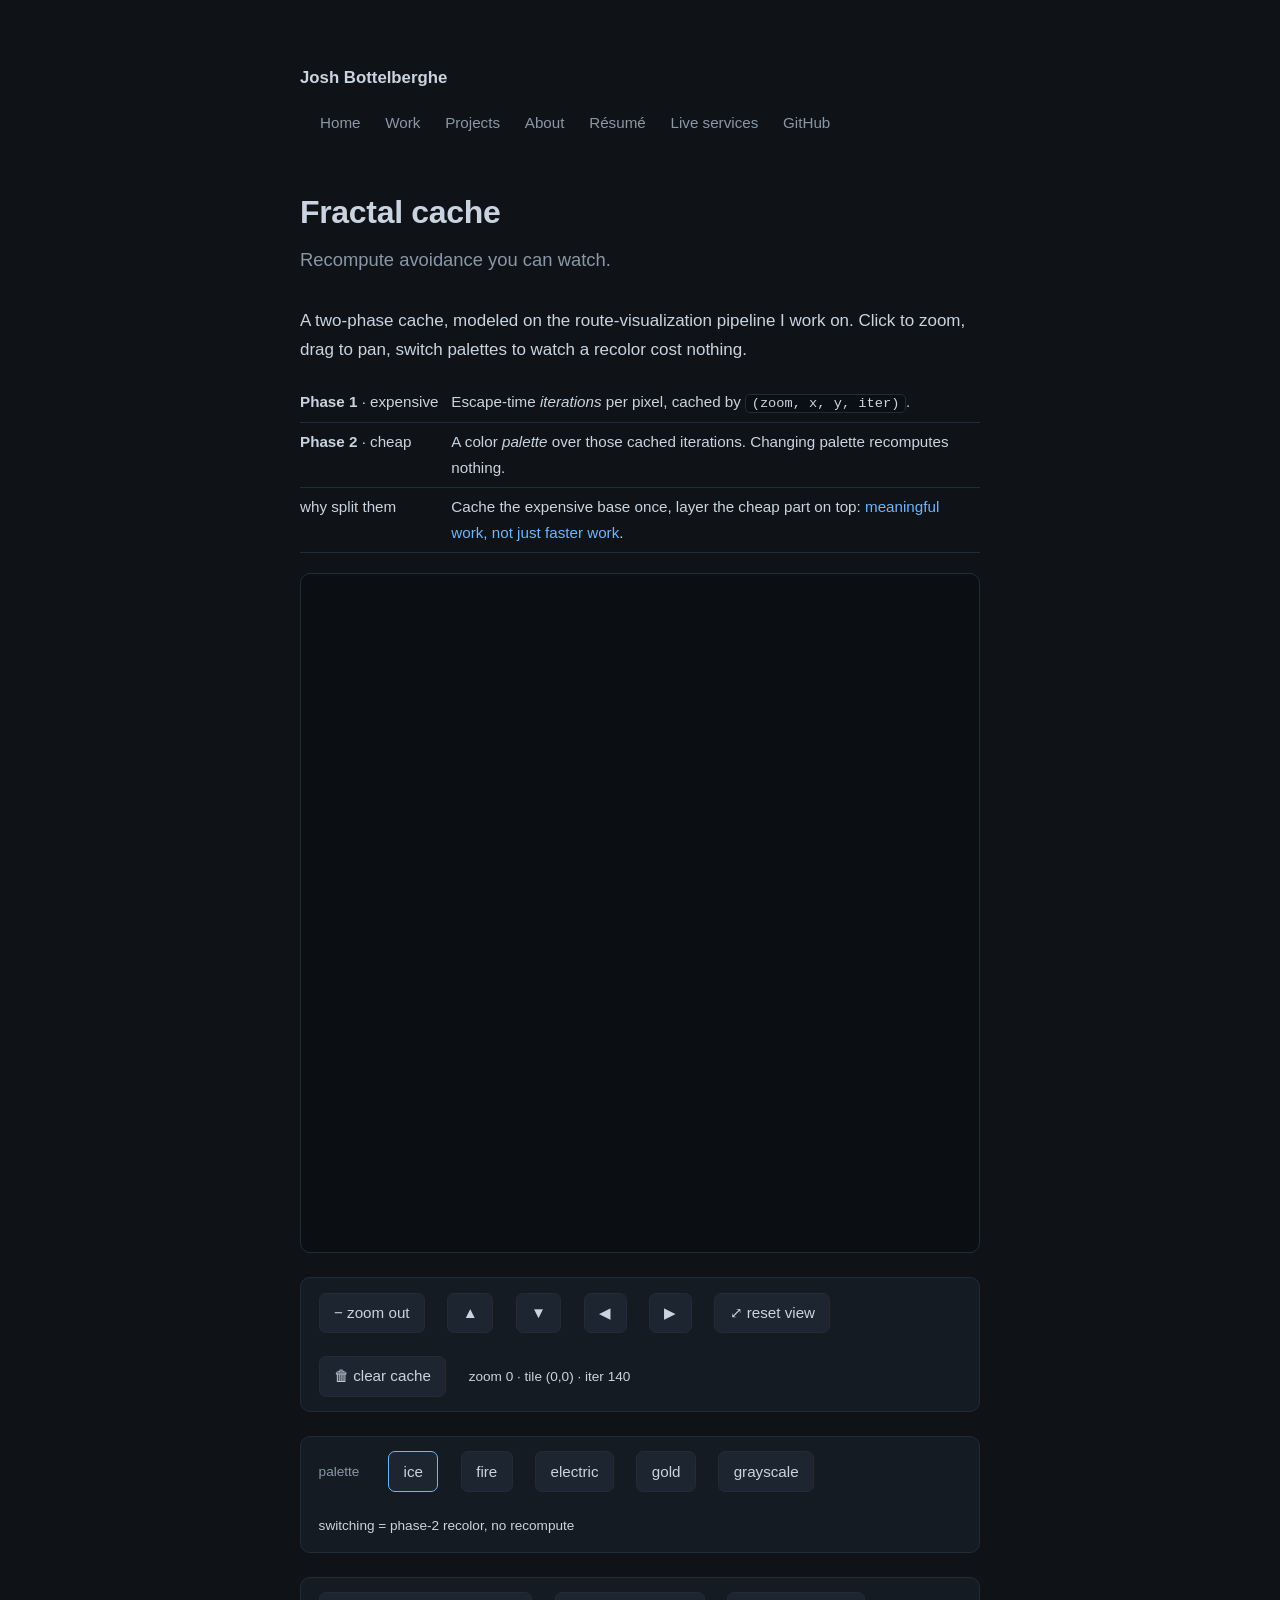
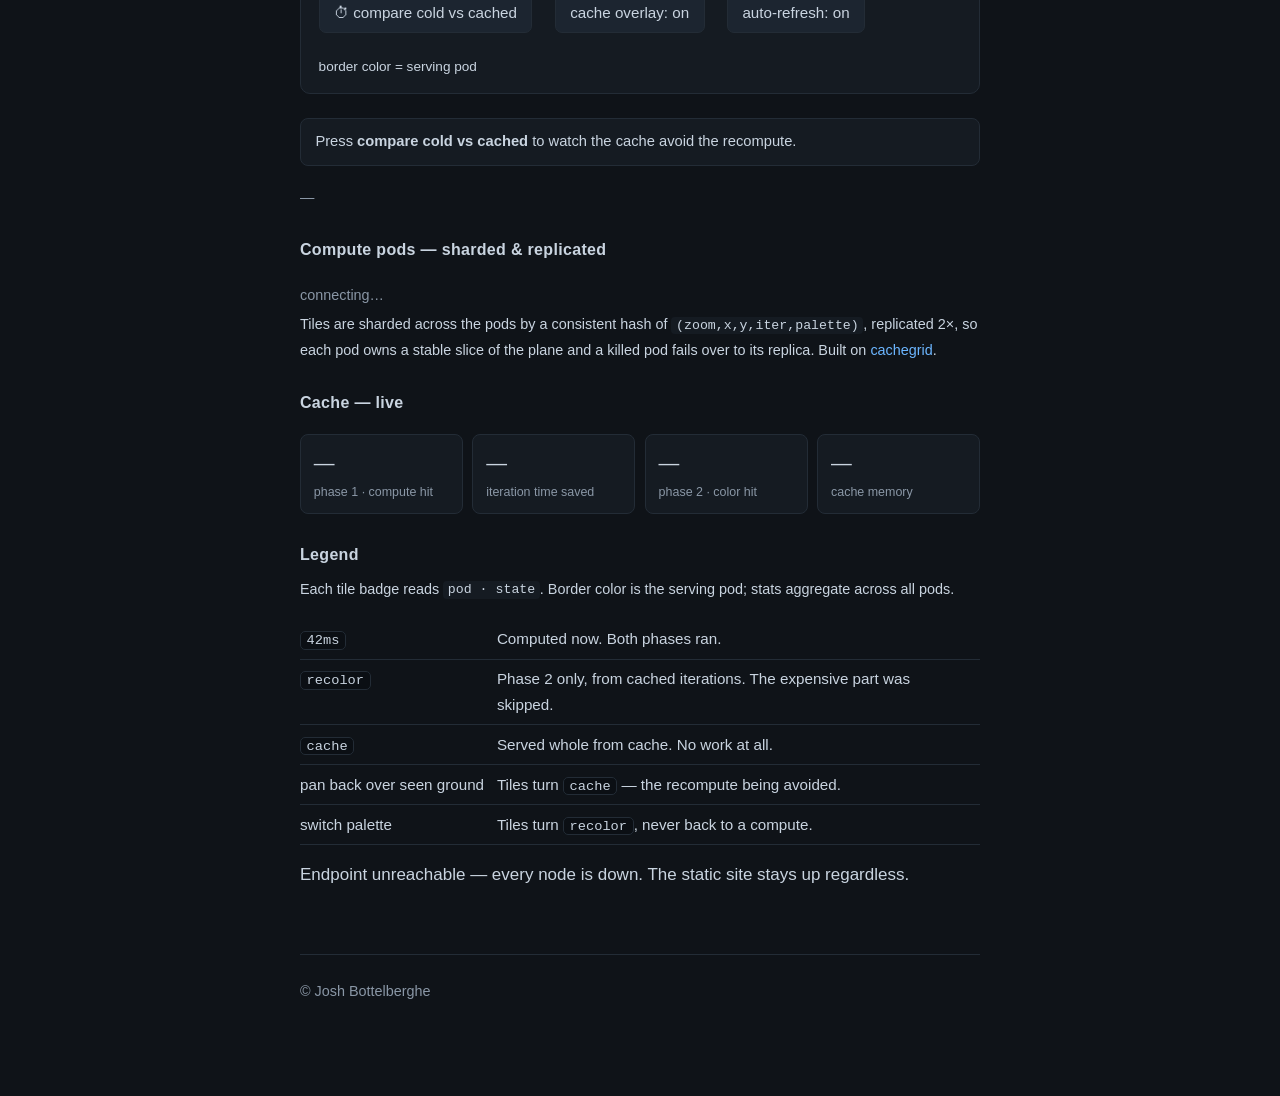
<file: fractal.html>
<!DOCTYPE html>
<html lang="en">
<head>
  <meta charset="utf-8">
  <meta name="viewport" content="width=device-width, initial-scale=1">
  <title>Fractal cache · Josh Bottelberghe</title>
  <meta name="description" content="A Mandelbrot tile server with an LRU cache — recompute avoidance you can watch, served from my machines at home.">
  <link rel="stylesheet" href="/style.css">
</head>
<body>
  <div class="wrap">
    <header class="site">
      <span class="brand"><a href="/" style="color:inherit">Josh Bottelberghe</a></span>
      <nav>
        <a href="/">Home</a>
        <a href="/work/">Work</a>
        <a href="/projects/">Projects</a>
        <a href="/about.html">About</a>
        <a href="/resume.html">Résumé</a>
        <a href="/live.html">Live services</a>
        <a href="https://github.com/joshbottelberghe">GitHub</a>
      </nav>
    </header>

    <main class="doc">
      <h1>Fractal cache</h1>
      <p class="tagline">Recompute avoidance you can watch.</p>

      <p>A two-phase cache, modeled on the route-visualization pipeline I work on. Click to zoom, drag to
      pan, switch palettes to watch a recolor cost nothing.</p>

      <table class="doc-table">
        <tr><td><b>Phase 1</b> · expensive</td>
            <td>Escape-time <em>iterations</em> per pixel, cached by <code>(zoom, x, y, iter)</code>.</td></tr>
        <tr><td><b>Phase 2</b> · cheap</td>
            <td>A color <em>palette</em> over those cached iterations. Changing palette recomputes nothing.</td></tr>
        <tr><td>why split them</td>
            <td>Cache the expensive base once, layer the cheap part on top:
            <a href="/projects/recompute-avoidance.html">meaningful work, not just faster work</a>.</td></tr>
      </table>

      <div class="fractal-wrap">
        <canvas id="cv" class="fractal" width="768" height="768"></canvas>
      </div>

      <div class="pool-controls">
        <button onclick="zoom(-1)">− zoom out</button>
        <button onclick="pan(0,-1)">▲</button>
        <button onclick="pan(0,1)">▼</button>
        <button onclick="pan(-1,0)">◀</button>
        <button onclick="pan(1,0)">▶</button>
        <button onclick="home()">⤢ reset view</button>
        <button onclick="clearCache()">🗑 clear cache</button>
        <span class="muted" id="pos" style="font-size:0.85rem"></span>
      </div>

      <div class="pool-controls">
        <label>palette</label>
        <button class="pal sel" data-p="ice" onclick="setPalette('ice')">ice</button>
        <button class="pal" data-p="fire" onclick="setPalette('fire')">fire</button>
        <button class="pal" data-p="electric" onclick="setPalette('electric')">electric</button>
        <button class="pal" data-p="gold" onclick="setPalette('gold')">gold</button>
        <button class="pal" data-p="grayscale" onclick="setPalette('grayscale')">grayscale</button>
        <span class="muted" style="font-size:0.85rem">switching = phase-2 recolor, no recompute</span>
      </div>

      <div class="pool-controls">
        <button onclick="compareColdWarm()">⏱ compare cold vs cached</button>
        <button id="ovbtn" onclick="toggleOverlay()">cache overlay: on</button>
        <button id="autobtn" onclick="toggleAuto()">auto-refresh: on</button>
        <span class="muted" style="font-size:0.85rem">border color = serving pod</span>
      </div>

      <div id="compareout" style="margin:0.6rem 0; padding:0.65rem 0.9rem; border:1px solid var(--rule); border-radius:8px; background:var(--panel); min-height:1.2em; color:var(--fg); font-size:0.92rem;">Press <b>compare cold vs cached</b> to watch the cache avoid the recompute.</div>

      <div id="viewstat" class="count">—</div>

      <h2>Compute pods — sharded &amp; replicated</h2>
      <div id="podlegend" class="count" style="display:flex;gap:0.9rem;flex-wrap:wrap;align-items:center">connecting…</div>
      <p class="muted" style="font-size:0.9rem">Tiles are sharded across the pods by a consistent hash of
      <code>(zoom,x,y,iter,palette)</code>, replicated <span id="rf">2</span>&times;, so each pod owns a
      stable slice of the plane and a killed pod fails over to its replica. Built on
      <a href="/projects/cachegrid.html">cachegrid</a>.</p>

      <h2>Cache — live</h2>
      <div class="stat-grid">
        <div class="stat"><div class="v" id="s-chit">—</div><div class="l">phase 1 · compute hit</div></div>
        <div class="stat"><div class="v" id="s-saved">—</div><div class="l">iteration time saved</div></div>
        <div class="stat"><div class="v" id="s-lhit">—</div><div class="l">phase 2 · color hit</div></div>
        <div class="stat"><div class="v" id="s-mem">—</div><div class="l">cache memory</div></div>
      </div>

      <h2>Legend</h2>
      <p class="muted" style="font-size:0.9rem">Each tile badge reads <code>pod · state</code>. Border color
      is the serving pod; stats aggregate across all pods.</p>
      <table class="doc-table">
        <tr><td><code>42ms</code></td><td>Computed now. Both phases ran.</td></tr>
        <tr><td><code>recolor</code></td><td>Phase 2 only, from cached iterations. The expensive part was skipped.</td></tr>
        <tr><td><code>cache</code></td><td>Served whole from cache. No work at all.</td></tr>
        <tr><td>pan back over seen ground</td><td>Tiles turn <code>cache</code> — the recompute being avoided.</td></tr>
        <tr><td>switch palette</td><td>Tiles turn <code>recolor</code>, never back to a compute.</td></tr>
      </table>

      <p class="muted" id="offline" hidden>Endpoint unreachable — every node is down. The static site stays up regardless.</p>
    </main>

    <footer class="site">© Josh Bottelberghe</footer>
  </div>

  <script>
  var API = 'https://joshbottelberghe.ngrok.app/render';
  var H = { 'ngrok-skip-browser-warning': '1' };
  var VIEW = 3, TS = 256;             // 3x3 grid of 256px tiles
  var cv = document.getElementById('cv'), ctx = cv.getContext('2d');
  var z = 0, ox = 0, oy = 0, gen = 0, palette = 'ice';
  var overlay = true, lastTiles = [], autoRefresh = true, lastFleetSig = null;
  var offline = document.getElementById('offline');
  function setPalette(p) {
    palette = p;
    [].forEach.call(document.querySelectorAll('.pal'), function (b) { b.classList.toggle('sel', b.dataset.p === p); });
    render();
  }

  function iterFor(z) { return Math.min(2000, 140 + z * 52); }  // deeper zoom needs more iterations
  function tilesPerAxis() { return Math.pow(2, z); }
  function clampView() {
    var m = Math.max(0, tilesPerAxis() - VIEW);
    ox = Math.max(0, Math.min(m, ox)); oy = Math.max(0, Math.min(m, oy));
  }
  function markOffline() { offline.hidden = false; }
  function markOnline() { offline.hidden = true; }

  function render() {
    clampView();
    document.getElementById('pos').textContent = 'zoom ' + z + ' · tile (' + ox + ',' + oy + ') · iter ' + iterFor(z);
    var it = iterFor(z), myGen = ++gen, t0 = performance.now();
    var acc = { tiles: 0, computed: 0, recolored: 0, cached: 0, computeMs: 0 };
    var pending = VIEW * VIEW;
    lastTiles = [];
    return new Promise(function (resolve) {
      for (var j = 0; j < VIEW; j++) for (var i = 0; i < VIEW; i++) {
        (function (i, j) {
          var tx = ox + i, ty = oy + j;
          fetch(API + '/tile?z=' + z + '&x=' + tx + '&y=' + ty + '&iter=' + it + '&palette=' + palette, { headers: H, cache: 'no-store' })
            .then(function (r) {
              if (!r.ok) return Promise.reject();
              var cache = r.headers.get('X-Cache');
              var cms = parseFloat(r.headers.get('X-Compute-Ms') || '0');
              var pod = r.headers.get('X-Render-Pod') || '?';
              acc.tiles++;
              if (cache === 'MISS') { acc.computed++; acc.computeMs += cms; }
              else if (cache === 'RECOLOR') acc.recolored++;
              else acc.cached++;   // L2-HIT
              return r.blob().then(function (b) { return { b: b, cache: cache, ms: cms, pod: pod }; });
            })
            .then(function (o) { return createImageBitmap(o.b).then(function (bm) { return { bm: bm, cache: o.cache, ms: o.ms, pod: o.pod }; }); })
            .then(function (o) {
              if (myGen !== gen) return;   // a newer render started; drop stale tile
              markOnline();
              ctx.drawImage(o.bm, i * TS, j * TS);
              var t = { i: i, j: j, bm: o.bm, cache: o.cache, ms: o.ms, pod: o.pod };
              lastTiles.push(t);
              if (overlay) drawBadge(t);
              if (--pending === 0) { doneRender(acc, performance.now() - t0); resolve(acc); }
            })
            .catch(function () { markOffline(); if (--pending === 0) { doneRender(acc, performance.now() - t0); resolve(acc); } });
        })(i, j);
      }
    });
  }

  // Each pod gets a stable color, assigned as pods first appear.
  var podColors = {}, POD_PALETTE = ['#6cb6ff', '#3fb950', '#d29922', '#a371f7', '#ff7b72', '#39c5cf'];
  function podColor(pod) {
    if (!(pod in podColors)) podColors[pod] = POD_PALETTE[Object.keys(podColors).length % POD_PALETTE.length];
    return podColors[pod];
  }

  // Per-tile badge: border color = which pod served it (the shard), label = pod +
  // cache state. Panning keeps a tile on the same pod (consistent hashing); kill a
  // pod and its tiles switch to the replica's color.
  function drawBadge(t) {
    var x = t.i * TS, y = t.j * TS;
    var tag = t.cache === 'MISS' ? t.ms.toFixed(0) + 'ms' : (t.cache === 'RECOLOR' ? 'recolor' : 'cache');
    var label = t.pod + ' · ' + tag, pc = podColor(t.pod);
    ctx.strokeStyle = pc; ctx.lineWidth = 3;
    ctx.strokeRect(x + 1.5, y + 1.5, TS - 3, TS - 3);
    ctx.font = '11px ui-monospace, monospace';
    var w = ctx.measureText(label).width + 8;
    ctx.fillStyle = 'rgba(11,15,20,0.82)'; ctx.fillRect(x + 4, y + 4, w, 16);
    ctx.fillStyle = pc; ctx.fillText(label, x + 8, y + 15);
  }

  function toggleOverlay() {
    overlay = !overlay;
    document.getElementById('ovbtn').textContent = 'cache overlay: ' + (overlay ? 'on' : 'off');
    lastTiles.forEach(function (t) { ctx.drawImage(t.bm, t.i * TS, t.j * TS); if (overlay) drawBadge(t); });
  }

  function doneRender(acc, wallMs) {
    if (!acc.tiles) return;
    document.getElementById('viewstat').textContent =
      'render: ' + acc.computed + ' computed · ' + acc.recolored + ' recolored · ' + acc.cached + ' cached · '
      + acc.computeMs.toFixed(0) + ' ms server compute · ' + wallMs.toFixed(0) + ' ms wall';
  }

  // The watchable moment: render cold (empty cache) vs cached, show the compute avoided.
  async function compareColdWarm() {
    var out = document.getElementById('compareout');
    out.textContent = 'clearing cache…';
    try {
      await fetch(API + '/reset', { method: 'POST', headers: H });
      out.textContent = 'rendering cold…';
      var cold = await render();
      out.textContent = 'rendering from cache…';
      var warm = await render();
      out.innerHTML = '<b>cold:</b> ' + cold.computeMs.toFixed(0) + ' ms compute (' + cold.computed
        + ' tiles) &nbsp;→&nbsp; <b>cached:</b> ' + warm.computeMs.toFixed(0) + ' ms (' + warm.cached
        + ' from cache) — the cache avoided <b>' + cold.computeMs.toFixed(0) + ' ms</b> of recompute.';
    } catch (e) { out.textContent = 'compare failed — no node answering'; }
  }

  function zoom(d) {
    var cx = ox + (VIEW >> 1), cy = oy + (VIEW >> 1);   // center tile
    if (d > 0) { z++; ox = 2 * cx - (VIEW >> 1); oy = 2 * cy - (VIEW >> 1); }
    else if (z > 0) { z--; ox = (cx >> 1) - (VIEW >> 1); oy = (cy >> 1) - (VIEW >> 1); }
    render();
  }
  function pan(dx, dy) { ox += dx; oy += dy; render(); }
  function home() { z = 0; ox = 0; oy = 0; render(); }
  function clearCache() {
    fetch(API + '/reset', { method: 'POST', headers: H }).then(render).catch(render);
  }

  // Click to zoom in toward the clicked tile.
  cv.addEventListener('click', function (e) {
    var rect = cv.getBoundingClientRect();
    var i = Math.floor((e.clientX - rect.left) / rect.width * VIEW);
    var j = Math.floor((e.clientY - rect.top) / rect.height * VIEW);
    var tx = ox + i, ty = oy + j;
    z++; ox = 2 * tx - (VIEW >> 1); oy = 2 * ty - (VIEW >> 1);
    render();
  });
  // Drag to pan (snap by whole tiles).
  var dragX = 0, dragY = 0, dragging = false;
  cv.addEventListener('pointerdown', function (e) { dragging = true; dragX = e.clientX; dragY = e.clientY; });
  window.addEventListener('pointerup', function () { dragging = false; });
  window.addEventListener('pointermove', function (e) {
    if (!dragging) return;
    var rect = cv.getBoundingClientRect(), step = rect.width / VIEW;
    if (Math.abs(e.clientX - dragX) > step) { pan(e.clientX < dragX ? 1 : -1, 0); dragX = e.clientX; }
    if (Math.abs(e.clientY - dragY) > step) { pan(0, e.clientY < dragY ? 1 : -1); dragY = e.clientY; }
  });

  function fmtBytes(b) {
    if (b < 1024) return b + ' B';
    if (b < 1048576) return (b / 1024).toFixed(0) + ' KB';
    return (b / 1048576).toFixed(1) + ' MB';
  }
  function fmtMs(ms) { return ms < 1000 ? ms.toFixed(0) + ' ms' : (ms / 1000).toFixed(1) + ' s'; }

  function poll() {
    fetch(API + '/stats', { headers: H, cache: 'no-store' })
      .then(function (r) { return r.ok ? r.json() : Promise.reject(); })
      .then(function (s) {
        markOnline();
        var comp = s.compute || {}, col = s.color || {};
        document.getElementById('s-chit').textContent = ((comp.hit_rate || 0) * 100).toFixed(0) + '%';
        document.getElementById('s-saved').textContent = fmtMs(comp.ms_saved || 0);
        document.getElementById('s-lhit').textContent = ((col.hit_rate || 0) * 100).toFixed(0) + '%';
        document.getElementById('s-mem').textContent = fmtBytes((comp.bytes || 0) + (col.bytes || 0));
        if (s.replication) document.getElementById('rf').textContent = s.replication;
        renderPodLegend(s.pods || []);
        // Smart refresh: only re-render when the set of live pods changes (a pod
        // died or came back), so failover is visible without constant re-fetching.
        var sig = (s.pods || []).map(function (p) { return (p.pod || p.addr) + ':' + (p.up ? 1 : 0); }).sort().join(',');
        if (lastFleetSig !== null && sig !== lastFleetSig && autoRefresh && document.visibilityState === 'visible') render();
        lastFleetSig = sig;
      })
      .catch(markOffline);
  }

  function renderPodLegend(pods) {
    var el = document.getElementById('podlegend');
    if (!pods.length) { el.textContent = 'no pods'; return; }
    el.innerHTML = pods.map(function (p) {
      var name = p.pod || p.addr, comp = p.compute || {};
      var reqs = (comp.hits || 0) + (comp.misses || 0);
      var hr = reqs > 0 ? Math.round(100 * (comp.hits || 0) / reqs) + '% hit' : '—';
      var dot = '<span style="display:inline-block;width:0.7rem;height:0.7rem;border-radius:50%;background:'
        + (p.up ? podColor(name) : '#6b7885') + ';margin-right:0.4rem;vertical-align:middle"></span>';
      return '<span style="' + (p.up ? '' : 'opacity:0.5;text-decoration:line-through') + '">'
        + dot + name + ' · ' + (comp.tiles || 0) + ' tiles · ' + hr + '</span>';
    }).join('');
  }

  // Auto-refresh re-renders the current view so sharding + failover stay live even
  // when you're not interacting (kill a pod and watch tiles change color).
  function toggleAuto() {
    autoRefresh = !autoRefresh;
    document.getElementById('autobtn').textContent = 'auto-refresh: ' + (autoRefresh ? 'on' : 'off');
  }

  render();
  poll(); setInterval(poll, 1500);
  </script>
  <script src="/beacon.js" defer></script>
</body>
</html>
</file>
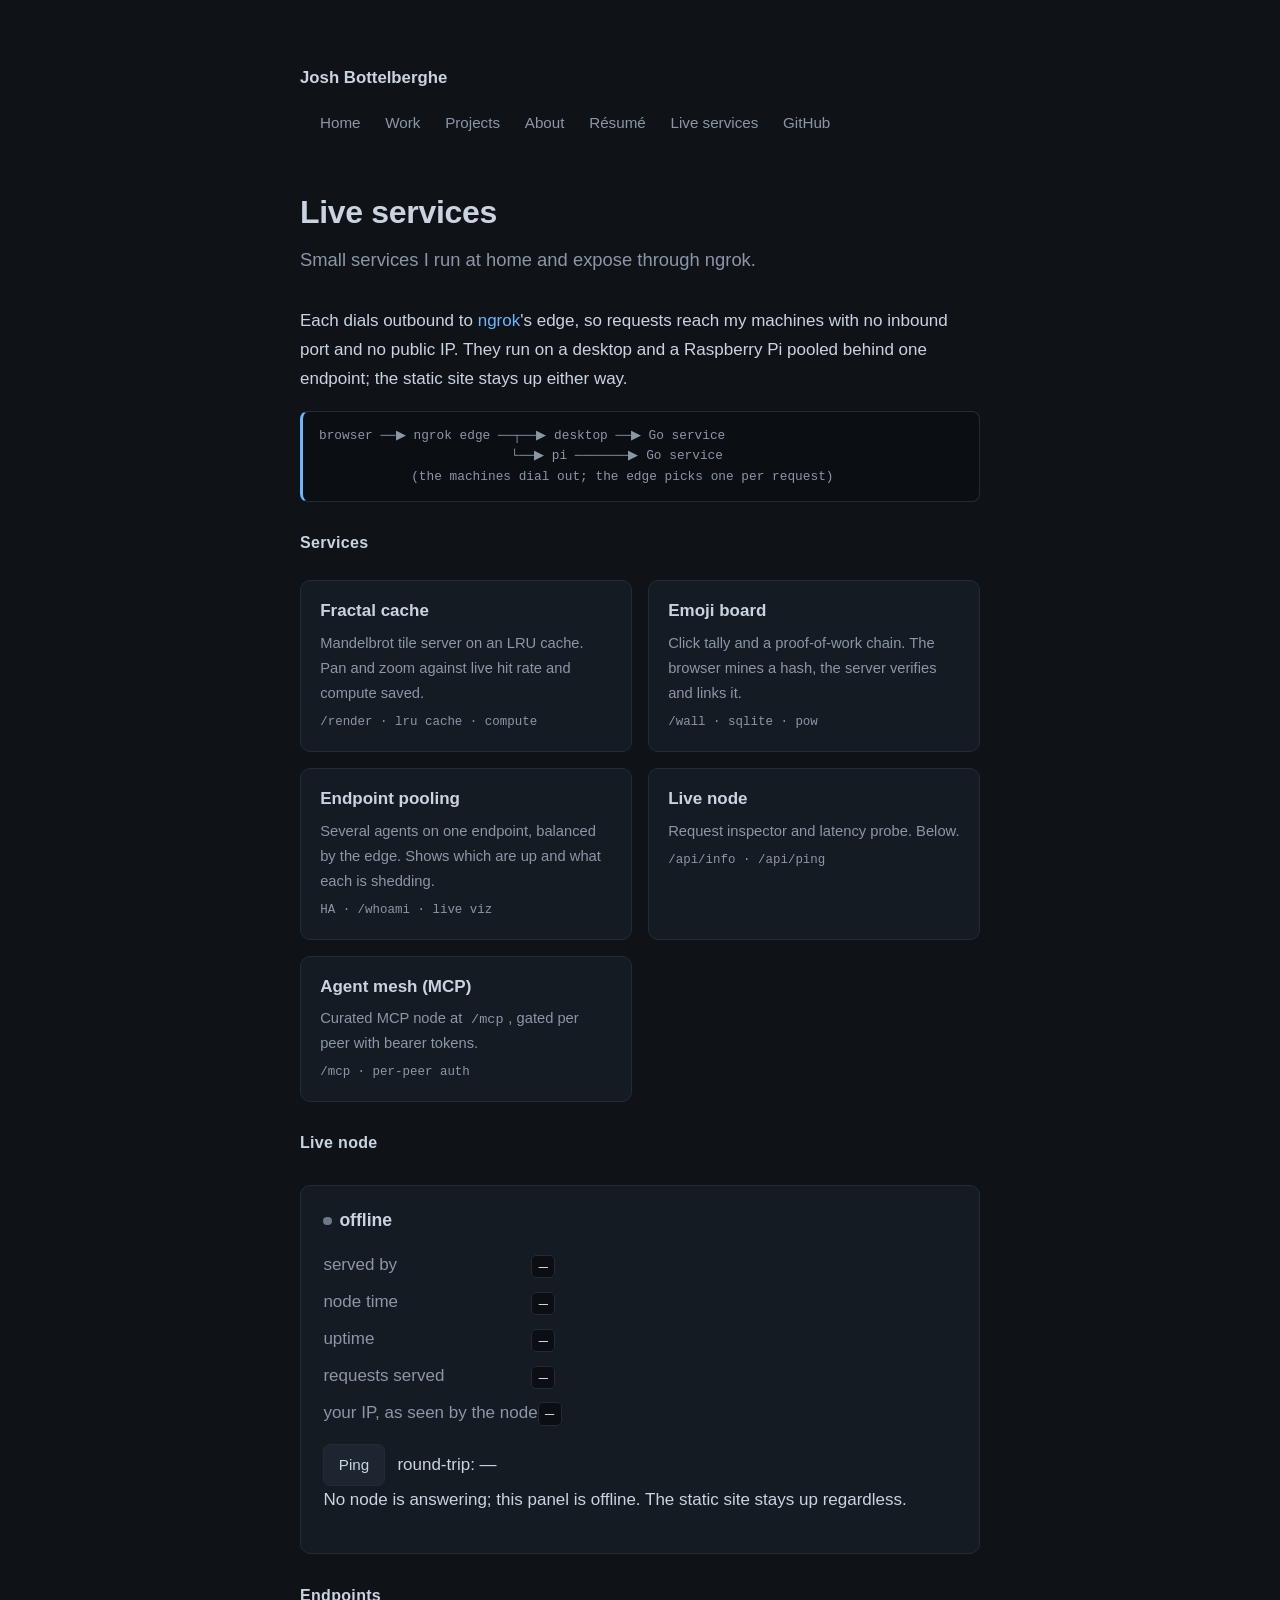
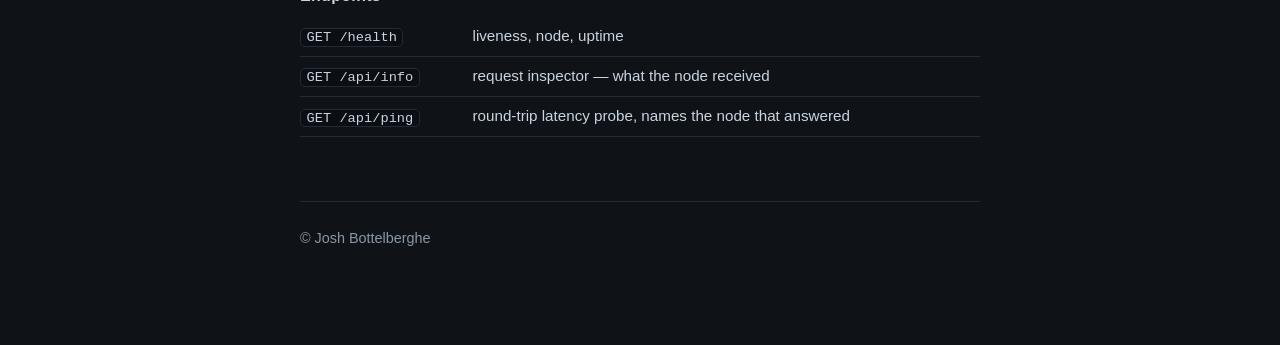
<file: live.html>
<!DOCTYPE html>
<html lang="en">
<head>
  <meta charset="utf-8">
  <meta name="viewport" content="width=device-width, initial-scale=1">
  <title>Live services · Josh Bottelberghe</title>
  <meta name="description" content="A live corner of the site served from Josh's machines at home through the ngrok-go SDK.">
  <link rel="stylesheet" href="/style.css">
</head>
<body>
  <div class="wrap">
    <header class="site">
      <span class="brand"><a href="/" style="color:inherit">Josh Bottelberghe</a></span>
      <nav>
        <a href="/">Home</a>
        <a href="/work/">Work</a>
        <a href="/projects/">Projects</a>
        <a href="/about.html">About</a>
        <a href="/resume.html">Résumé</a>
        <a href="/live.html" aria-current="page">Live services</a>
        <a href="https://github.com/joshbottelberghe">GitHub</a>
      </nav>
    </header>

    <main class="doc">
      <h1>Live services</h1>
      <p class="tagline">Small services I run at home and expose through ngrok.</p>

      <p>Each dials outbound to <a href="https://github.com/ngrok/ngrok-go">ngrok</a>'s edge, so requests
      reach my machines with no inbound port and no public IP. They run on a desktop and a Raspberry Pi
      pooled behind one endpoint; the static site stays up either way.</p>

      <pre class="flow">browser ──▶ ngrok edge ──┬──▶ desktop ──▶ Go service
                         └──▶ pi ───────▶ Go service
            (the machines dial out; the edge picks one per request)</pre>

      <h2>Services</h2>
      <div class="svc-grid">
        <a class="svc" href="/fractal.html">
          <div class="svc-name">Fractal cache</div>
          <p class="svc-desc">Mandelbrot tile server on an LRU cache. Pan and zoom against live hit rate and
          compute saved.</p>
          <span class="svc-tag">/render · lru cache · compute</span>
        </a>
        <a class="svc" href="/board.html">
          <div class="svc-name">Emoji board</div>
          <p class="svc-desc">Click tally and a proof-of-work chain. The browser mines a hash, the server
          verifies and links it.</p>
          <span class="svc-tag">/wall · sqlite · pow</span>
        </a>
        <a class="svc" href="/pool.html">
          <div class="svc-name">Endpoint pooling</div>
          <p class="svc-desc">Several agents on one endpoint, balanced by the edge. Shows which are up and
          what each is shedding.</p>
          <span class="svc-tag">HA · /whoami · live viz</span>
        </a>
        <a class="svc" href="#livenode">
          <div class="svc-name">Live node</div>
          <p class="svc-desc">Request inspector and latency probe. Below.</p>
          <span class="svc-tag">/api/info · /api/ping</span>
        </a>
        <a class="svc" href="https://github.com/joshbottelberghe/agent-mesh">
          <div class="svc-name">Agent mesh (MCP)</div>
          <p class="svc-desc">Curated MCP node at <code>/mcp</code>, gated per peer with bearer tokens.</p>
          <span class="svc-tag">/mcp · per-peer auth</span>
        </a>
      </div>

      <h2 id="livenode">Live node</h2>
      <div class="live-panel">
        <div class="live-head"><span class="live-dot" id="dot"></span><span id="state">connecting…</span></div>

        <div class="live-grid" id="grid" hidden>
          <div><span class="k">served by</span><code id="node">—</code></div>
          <div><span class="k">node time</span><code id="now">—</code></div>
          <div><span class="k">uptime</span><code id="uptime">—</code></div>
          <div><span class="k">requests served</span><code id="reqs">—</code></div>
          <div><span class="k">your IP, as seen by the node</span><code id="ip">—</code></div>
        </div>

        <div class="live-ping" id="pingrow" hidden>
          <button id="pingbtn" type="button">Ping</button>
          <span id="pingout" class="muted">round-trip: —</span>
        </div>

        <p class="muted" id="offline" hidden>No node is answering; this panel is offline. The static site
        stays up regardless.</p>
      </div>

      <h2>Endpoints</h2>
      <table class="doc-table">
        <tr><td><code>GET /health</code></td><td>liveness, node, uptime</td></tr>
        <tr><td><code>GET /api/info</code></td><td>request inspector — what the node received</td></tr>
        <tr><td><code>GET /api/ping</code></td><td>round-trip latency probe, names the node that answered</td></tr>
      </table>
    </main>

    <footer class="site">© Josh Bottelberghe</footer>
  </div>

  <script>
    (function () {
      var NGROK = 'https://joshbottelberghe.ngrok.app';
      var H = { 'ngrok-skip-browser-warning': '1' };
      var dot = document.getElementById('dot'), state = document.getElementById('state'),
          grid = document.getElementById('grid'), pingrow = document.getElementById('pingrow'),
          offline = document.getElementById('offline');

      // The endpoint is pooled across more than one machine, so the panel names
      // whichever node answered rather than assuming the desktop did.
      function online(info) {
        dot.className = 'live-dot online';
        state.textContent = 'online — served by ' + info.node;
        document.getElementById('node').textContent = info.node;
        document.getElementById('now').textContent = info.node_now;
        document.getElementById('uptime').textContent = info.uptime;
        document.getElementById('reqs').textContent = info.requests;
        document.getElementById('ip').textContent = info.your_ip;
        grid.hidden = false; pingrow.hidden = false; offline.hidden = true;
      }
      function down() {
        dot.className = 'live-dot offline'; state.textContent = 'offline';
        grid.hidden = true; pingrow.hidden = true; offline.hidden = false;
      }
      function load() {
        var c = new AbortController(); var t = setTimeout(function () { c.abort(); }, 5000);
        fetch(NGROK + '/api/info', { headers: H, cache: 'no-store', signal: c.signal })
          .then(function (r) { return r.ok ? r.json() : Promise.reject(); })
          .then(function (j) { clearTimeout(t); online(j); })
          .catch(down);
      }
      document.getElementById('pingbtn').addEventListener('click', function () {
        var out = document.getElementById('pingout'); out.textContent = 'pinging…';
        var t0 = performance.now();
        fetch(NGROK + '/api/ping', { headers: H, cache: 'no-store' })
          .then(function (r) { return r.ok ? r.json() : Promise.reject(); })
          .then(function (j) { out.textContent = 'round-trip: ' + Math.round(performance.now() - t0) + ' ms  (browser → ngrok edge → ' + j.node + ' → back)'; })
          .catch(function () { out.textContent = 'ping failed — no node answering'; });
      });

      load(); setInterval(load, 15000);
    })();
  </script>
  <script src="/beacon.js" defer></script>
</body>
</html>
</file>
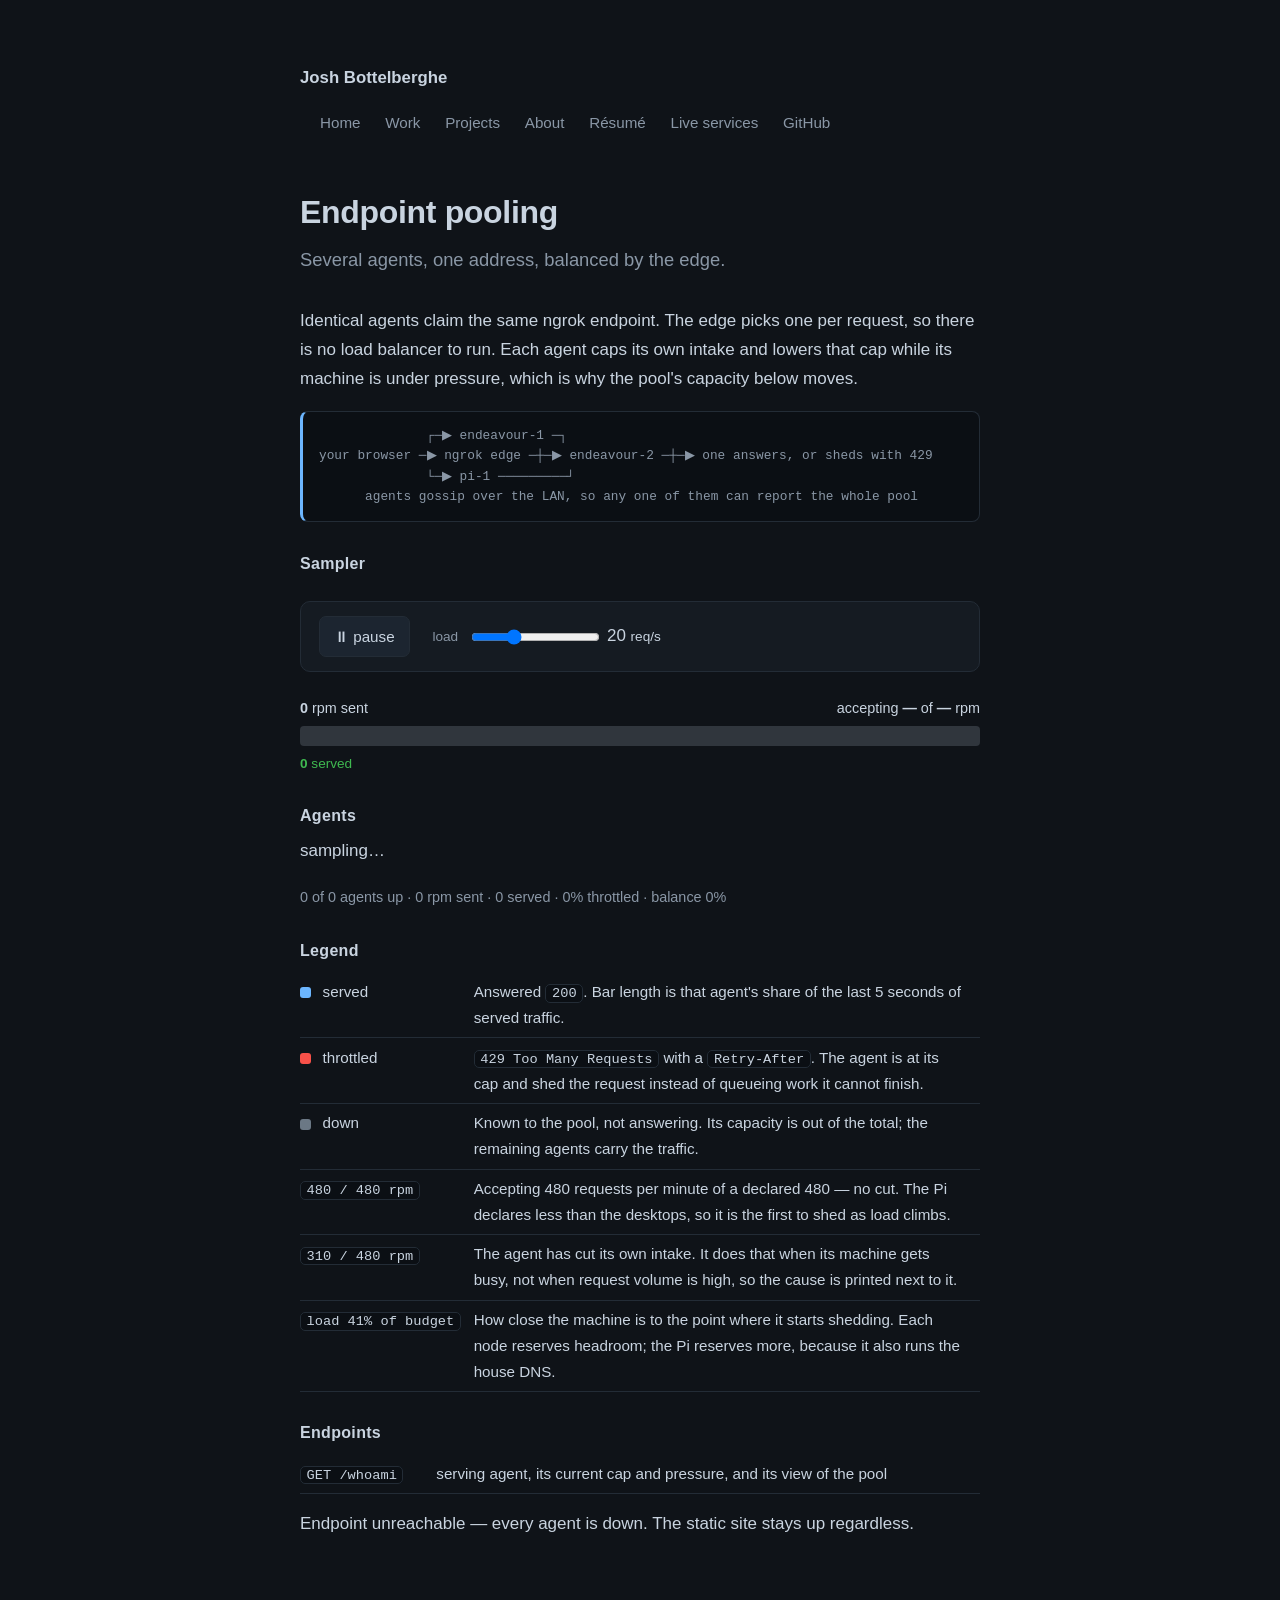
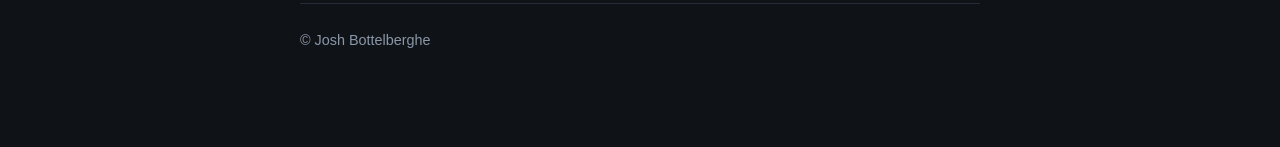
<file: pool.html>
<!DOCTYPE html>
<html lang="en">
<head>
  <meta charset="utf-8">
  <meta name="viewport" content="width=device-width, initial-scale=1">
  <title>Endpoint pooling · Josh Bottelberghe</title>
  <meta name="description" content="Live view of several ngrok agents pooled behind one endpoint, load-balanced by the edge, each shedding load under pressure.">
  <link rel="stylesheet" href="/style.css">
</head>
<body>
  <div class="wrap">
    <header class="site">
      <span class="brand"><a href="/" style="color:inherit">Josh Bottelberghe</a></span>
      <nav>
        <a href="/">Home</a>
        <a href="/work/">Work</a>
        <a href="/projects/">Projects</a>
        <a href="/about.html">About</a>
        <a href="/resume.html">Résumé</a>
        <a href="/live.html">Live services</a>
        <a href="https://github.com/joshbottelberghe">GitHub</a>
      </nav>
    </header>

    <main class="doc">
      <h1>Endpoint pooling</h1>
      <p class="tagline">Several agents, one address, balanced by the edge.</p>

      <p>Identical agents claim the same ngrok endpoint. The edge picks one per request, so there is no
      load balancer to run. Each agent caps its own intake and lowers that cap while its machine is
      under pressure, which is why the pool's capacity below moves.</p>

      <pre class="flow">              ┌─▶ endeavour-1 ─┐
your browser ─▶ ngrok edge ─┼─▶ endeavour-2 ─┼─▶ one answers, or sheds with 429
              └─▶ pi-1 ─────────┘
      agents gossip over the LAN, so any one of them can report the whole pool</pre>

      <h2>Sampler</h2>
      <div class="pool-controls">
        <button id="runbtn" onclick="toggleRun()" style="min-width:5rem">⏸ pause</button>
        <div><label>load</label>
          <input type="range" id="rate" min="2" max="60" step="2" value="20" oninput="setRate(this.value)">
          <span id="rateval" style="font-variant-numeric:tabular-nums">20</span>
          <span class="muted" style="font-size:0.85rem">req/s</span>
        </div>
      </div>

      <div id="meter" style="margin:1rem 0">
        <div style="display:flex;justify-content:space-between;font-variant-numeric:tabular-nums;font-size:0.9rem;margin-bottom:0.35rem">
          <span><b id="sentRpm">0</b> <span class="muted">rpm sent</span></span>
          <span class="muted">accepting <b id="capRpm">—</b> of <b id="fullRpm">—</b> rpm</span>
        </div>
        <div style="height:1.25rem;border-radius:4px;overflow:hidden;background:#30363d;display:flex">
          <div id="okbar"  style="height:100%;width:0%;background:#3fb950;transition:width .3s"></div>
          <div id="thrbar" style="height:100%;width:0%;background:#f85149;transition:width .3s"></div>
        </div>
        <div style="display:flex;justify-content:space-between;font-variant-numeric:tabular-nums;font-size:0.85rem;margin-top:0.35rem">
          <span style="color:#3fb950"><b id="okRpm">0</b> served</span>
          <span id="thrLabel" style="color:#f85149"><b id="thrRpm">0</b> throttled · <span id="thrPct">0%</span></span>
        </div>
      </div>

      <h2>Agents</h2>
      <div id="rows"><p class="muted">sampling…</p></div>
      <div class="count" id="summary">—</div>

      <h2>Legend</h2>
      <table class="doc-table">
        <tr><td><span class="key served"></span> served</td>
            <td>Answered <code>200</code>. Bar length is that agent's share of the last 5 seconds of served traffic.</td></tr>
        <tr><td><span class="key thr"></span> throttled</td>
            <td><code>429 Too Many Requests</code> with a <code>Retry-After</code>. The agent is at its cap and
            shed the request instead of queueing work it cannot finish.</td></tr>
        <tr><td><span class="key down"></span> down</td>
            <td>Known to the pool, not answering. Its capacity is out of the total; the remaining agents
            carry the traffic.</td></tr>
        <tr><td><code>480 / 480 rpm</code></td>
            <td>Accepting 480 requests per minute of a declared 480 — no cut. The Pi declares less than
            the desktops, so it is the first to shed as load climbs.</td></tr>
        <tr><td><code>310 / 480 rpm</code></td>
            <td>The agent has cut its own intake. It does that when its machine gets busy, not when
            request volume is high, so the cause is printed next to it.</td></tr>
        <tr><td><code>load 41% of budget</code></td>
            <td>How close the machine is to the point where it starts shedding. Each node reserves
            headroom; the Pi reserves more, because it also runs the house DNS.</td></tr>
      </table>

      <h2>Endpoints</h2>
      <table class="doc-table">
        <tr><td><code>GET /whoami</code></td><td>serving agent, its current cap and pressure, and its view of the pool</td></tr>
      </table>

      <p class="muted" id="offline" hidden>Endpoint unreachable — every agent is down. The static site stays up regardless.</p>
    </main>

    <footer class="site">© Josh Bottelberghe</footer>
  </div>

  <script>
  var API = 'https://joshbottelberghe.ngrok.app';
  var H = { 'ngrok-skip-browser-warning': '1' };
  var WINDOW_MS = 5000;   // rolling sample window
  var samples = [];       // {id, t, throttled} for every response in the window
  var roster = [];        // last reported pool membership, live and down
  var running = true, rate = 20, lastOK = 0;
  var rows = document.getElementById('rows'), summary = document.getElementById('summary'),
      offline = document.getElementById('offline');
  var $ = function (id) { return document.getElementById(id); };

  function setRate(v) { rate = +v; $('rateval').textContent = v; }
  function toggleRun() {
    running = !running;
    $('runbtn').textContent = running ? '⏸ pause' : '▶ run';
  }

  // Load generator: 10 ticks/sec, each firing rate/10 requests. Both 200 and 429
  // return JSON tagged with the serving agent, so every response is a sample.
  // Each response also carries that agent's view of the pool, which is the only
  // way the page learns about agents that are not answering — the edge hands a
  // client one agent and never mentions the others.
  setInterval(function () {
    if (!running) return;
    var per = Math.max(1, Math.round(rate / 10));
    for (var i = 0; i < per; i++) {
      fetch(API + '/whoami', { headers: H, cache: 'no-store' })
        .then(function (r) { var s = r.status; return r.json().then(function (j) { return { s: s, j: j }; }); })
        .then(function (res) {
          samples.push({ id: res.j.instance || '?', t: Date.now(), throttled: res.s === 429 || res.j.throttled === true });
          if (res.j.pool && res.j.pool.length) roster = res.j.pool;
          lastOK = Date.now();
        })
        .catch(function () {});
    }
  }, 100);

  function stdev(a) {
    if (!a.length) return 0;
    var m = a.reduce(function (x, y) { return x + y; }, 0) / a.length;
    return Math.sqrt(a.reduce(function (x, y) { return x + (y - m) * (y - m); }, 0) / a.length);
  }

  function esc(s) {
    return String(s == null ? '' : s).replace(/[&<>"]/g, function (c) {
      return { '&': '&amp;', '<': '&lt;', '>': '&gt;', '"': '&quot;' }[c];
    });
  }

  // Analyze the rolling window: prune old samples, then report each agent in the
  // roster — including any that served nothing because it is down.
  setInterval(function () {
    var now = Date.now(), cut = now - WINDOW_MS;
    while (samples.length && samples[0].t < cut) samples.shift();
    offline.hidden = !(running && now - lastOK > 3000);

    var winSec = WINDOW_MS / 1000, toRPM = 60 / winSec;
    var total = samples.length, okTotal = 0, thrTotal = 0, pod = {};
    samples.forEach(function (s) {
      var p = pod[s.id] || (pod[s.id] = { ok: 0, thr: 0 });
      if (s.throttled) { thrTotal++; p.thr++; } else { okTotal++; p.ok++; }
    });

    // The roster is the source of truth for who should be here. Anything that
    // answered but is not in it gets appended, so the page never hides an agent.
    var listed = {}, agents = roster.map(function (m) { listed[m.id] = true; return m; });
    Object.keys(pod).forEach(function (id) {
      if (!listed[id]) agents.push({ id: id, state: 'alive', cap_rpm: 0, base_cap_rpm: 0, pressure: 0, reason: '' });
    });
    agents.sort(function (a, b) { return a.id < b.id ? -1 : a.id > b.id ? 1 : 0; });

    var up = agents.filter(function (m) { return m.state === 'alive'; });
    var capRpm = up.reduce(function (n, m) { return n + (m.cap_rpm || 0); }, 0);
    var fullRpm = agents.reduce(function (n, m) { return n + (m.base_cap_rpm || 0); }, 0);

    var sentRpm = Math.round(total * toRPM), okRpm = Math.round(okTotal * toRPM), thrRpm = Math.round(thrTotal * toRPM);
    var thrPct = total ? Math.round(thrTotal / total * 100) : 0;
    $('sentRpm').textContent = sentRpm;
    $('capRpm').textContent = capRpm || '—';
    $('fullRpm').textContent = fullRpm || '—';
    $('okRpm').textContent = okRpm;
    $('thrRpm').textContent = thrRpm;
    $('thrPct').textContent = thrPct + '%';
    $('thrLabel').style.visibility = thrTotal ? 'visible' : 'hidden';
    var denom = Math.max(sentRpm, capRpm, 1);
    $('okbar').style.width = (okRpm / denom * 100) + '%';
    $('thrbar').style.width = (thrRpm / denom * 100) + '%';

    var html = '';
    agents.forEach(function (m) {
      var p = pod[m.id] || { ok: 0, thr: 0 }, down = m.state !== 'alive';
      var share = okTotal ? p.ok / okTotal : 0;
      var cls = 'pool-row' + (down ? ' dead' : '');
      var right, note = '';

      if (down) {
        right = '<span class="muted">down</span>';
        note = m.base_cap_rpm ? m.base_cap_rpm + ' rpm unavailable' : 'not answering';
      } else {
        right = (p.ok / winSec).toFixed(0) + ' r/s';
        if (p.thr) right += ' <span style="color:#f85149">· ' + (p.thr / winSec).toFixed(0) + ' 429</span>';
        if (m.base_cap_rpm) {
          var cut = m.cap_rpm < m.base_cap_rpm;
          note = (cut ? '<b style="color:#d29922">' + m.cap_rpm + '</b>' : m.cap_rpm)
               + ' / ' + m.base_cap_rpm + ' rpm';
          // Always show the measurement, not just the verdict. At rest the cap
          // sits at base and the interesting number is how much headroom is
          // left; without it the controller looks inert rather than idle.
          note += ' · load ' + Math.round((m.pressure || 0) * 100) + '% of budget';
          if (m.reason) note += ' (' + esc(m.reason) + ')';
        }
      }

      html += '<div class="' + cls + '">'
        + '<span class="id">' + esc(m.id) + (m.class ? ' <span class="muted">' + esc(m.class) + '</span>' : '') + '</span>'
        + '<div class="barwrap"><div class="bar" style="width:' + Math.round(share * 100) + '%"></div></div>'
        + '<span class="rps">' + right + '</span></div>'
        + (note ? '<div class="pool-note">' + note + '</div>' : '');
    });
    rows.innerHTML = html || '<p class="muted">sampling…</p>';

    // balance = how even the split is across the agents that are actually up.
    var k = up.length, balance = 0;
    if (k > 1 && okTotal) {
      var shares = up.map(function (m) { return (pod[m.id] ? pod[m.id].ok : 0) / okTotal; });
      balance = Math.max(0, Math.min(1, 1 - stdev(shares) / (1 / k)));
    } else if (k === 1) { balance = 1; }

    var downCount = agents.length - k;
    summary.textContent = k + ' of ' + agents.length + ' agents up'
      + (downCount ? ' (' + downCount + ' down)' : '')
      + ' · ' + sentRpm + ' rpm sent · ' + okRpm + ' served · ' + thrPct + '% throttled'
      + ' · balance ' + (balance * 100).toFixed(0) + '%';
  }, 500);
  </script>
  <script src="/beacon.js" defer></script>
</body>
</html>
</file>
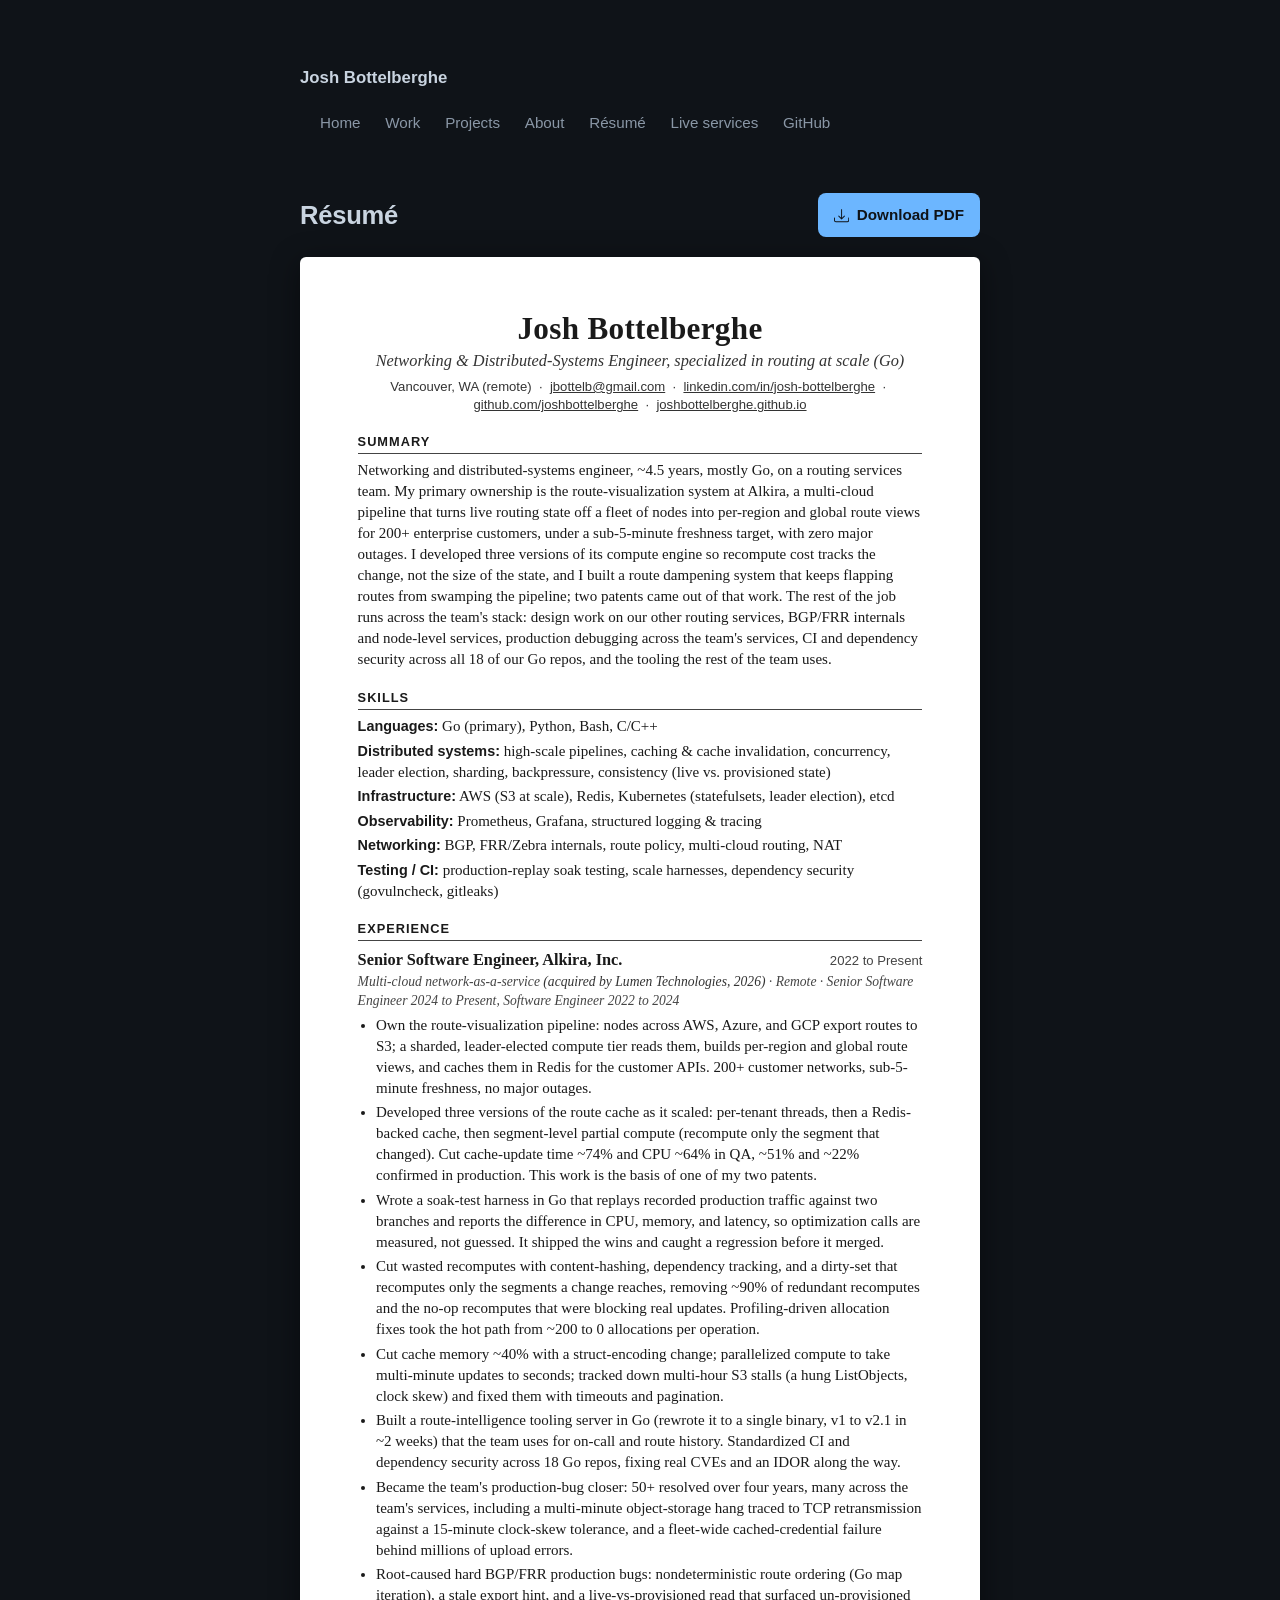
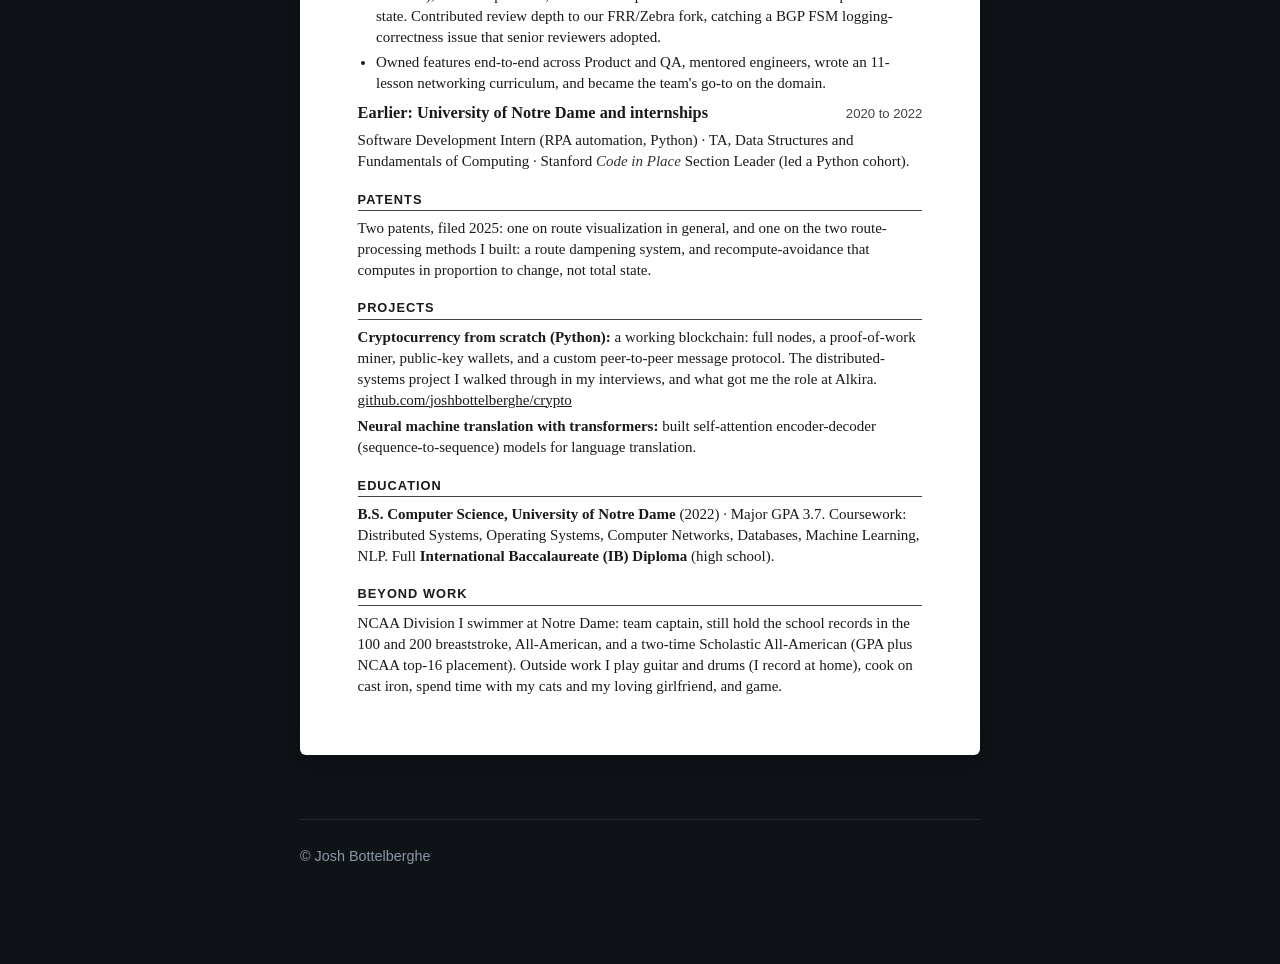
<file: resume.html>
<!DOCTYPE html>
<html lang="en">
<head>
  <meta charset="utf-8">
  <meta name="viewport" content="width=device-width, initial-scale=1">
  <title>Résumé · Josh Bottelberghe</title>
  <meta name="description" content="Résumé · Josh Bottelberghe, networking & distributed-systems engineer specialized in routing at scale.">
  <link rel="stylesheet" href="/style.css">
  <style>
    /* Résumé rendered as a light one-page "sheet" matching the downloadable PDF, word for word. */
    .resume-actions { display: flex; justify-content: space-between; align-items: center; gap: 1rem; flex-wrap: wrap; margin: 0 0 1.25rem; }
    .btn-download { display: inline-flex; align-items: center; gap: 0.5em; background: var(--accent); color: #0f1318; padding: 0.55rem 1rem; border-radius: 8px; font-weight: 600; font-size: 0.95rem; }
    .btn-download:hover { text-decoration: none; opacity: 0.9; }
    .btn-download svg { width: 1em; height: 1em; fill: currentColor; }

    .sheet {
      background: #fff; color: #1a1a1a; max-width: 8.5in; margin: 0 auto;
      padding: 0.55in 0.6in; border-radius: 6px; box-shadow: 0 6px 30px rgba(0,0,0,0.45);
      font-family: Georgia, "Charter", "Times New Roman", serif; font-size: 15px; line-height: 1.4;
    }
    .sheet a { color: inherit; text-decoration: underline; }
    .sheet header { text-align: center; margin-bottom: 0.4rem; }
    .sheet h1 { font-size: 1.95rem; margin: 0; color: #1a1a1a; letter-spacing: 0.3px; }
    .sheet .subtitle { font-style: italic; color: #333; font-size: 1.02rem; margin: 0.15rem 0 0.35rem; }
    .sheet .contact { font-family: "Helvetica Neue", Arial, sans-serif; font-size: 0.82rem; color: #333; }
    .sheet h2 { font-family: "Helvetica Neue", Arial, sans-serif; font-size: 0.8rem; text-transform: uppercase; letter-spacing: 1px; color: #1a1a1a; border-bottom: 1px solid #444; padding-bottom: 2px; margin: 1.15rem 0 0.4rem; }
    .sheet p { margin: 0.35rem 0; color: #1a1a1a; }
    .sheet .role { display: flex; justify-content: space-between; align-items: baseline; margin-top: 0.5rem; gap: 1rem; }
    .sheet .role .title { font-weight: bold; font-size: 1.02rem; }
    .sheet .role .dates { font-family: "Helvetica Neue", Arial, sans-serif; font-size: 0.82rem; color: #444; white-space: nowrap; }
    .sheet .org-meta { font-style: italic; color: #444; font-size: 0.85rem; margin: 0 0 0.3rem; }
    .sheet ul { margin: 0.3rem 0 0.5rem; padding-left: 1.15rem; }
    .sheet li { margin: 0.22rem 0; color: #1a1a1a; }
    .sheet .skills p { margin: 0.22rem 0; }
    .sheet .skills strong { font-family: "Helvetica Neue", Arial, sans-serif; font-size: 0.9rem; }
    .sheet em { color: #333; }
    @media (max-width: 560px) { .sheet { padding: 1.1rem 1rem; font-size: 14px; } }
  </style>
</head>
<body>
  <div class="wrap">
    <header class="site">
      <span class="brand"><a href="/" style="color:inherit">Josh Bottelberghe</a></span>
      <nav>
        <a href="/">Home</a>
        <a href="/work/">Work</a>
        <a href="/projects/">Projects</a>
        <a href="/about.html">About</a>
        <a href="/resume.html">Résumé</a>
        <a href="/live.html">Live services</a>
        <a href="https://github.com/joshbottelberghe">GitHub</a>
      </nav>
    </header>

    <main>
      <div class="resume-actions">
        <h1 style="margin:0; font-size:1.6rem;">Résumé</h1>
        <a class="btn-download" href="/resume.pdf" download><svg viewBox="0 0 16 16" aria-hidden="true"><path d="M.5 9.9a.5.5 0 0 1 .5.5v2.5a1 1 0 0 0 1 1h12a1 1 0 0 0 1-1v-2.5a.5.5 0 0 1 1 0v2.5a2 2 0 0 1-2 2H2a2 2 0 0 1-2-2v-2.5a.5.5 0 0 1 .5-.5"/><path d="M7.646 11.854a.5.5 0 0 0 .708 0l3-3a.5.5 0 0 0-.708-.708L8.5 10.293V1.5a.5.5 0 0 0-1 0v8.793L5.354 8.146a.5.5 0 1 0-.708.708z"/></svg>Download PDF</a>
      </div>

      <div class="sheet">
        <header>
          <h1>Josh Bottelberghe</h1>
          <div class="subtitle">Networking &amp; Distributed-Systems Engineer, specialized in routing at scale (Go)</div>
          <div class="contact">
            Vancouver, WA (remote) &nbsp;·&nbsp;
            <a href="mailto:jbottelb@gmail.com">jbottelb@gmail.com</a> &nbsp;·&nbsp;
            <a href="https://www.linkedin.com/in/josh-bottelberghe-4a98a81a7/">linkedin.com/in/josh-bottelberghe</a> &nbsp;·&nbsp;
            <a href="https://github.com/joshbottelberghe">github.com/joshbottelberghe</a> &nbsp;·&nbsp;
            <a href="https://joshbottelberghe.github.io">joshbottelberghe.github.io</a>
          </div>
        </header>

        <h2>Summary</h2>
        <p>Networking and distributed-systems engineer, ~4.5 years, mostly Go, on a routing services team. My primary
        ownership is the route-visualization system at Alkira, a multi-cloud pipeline that turns live routing state
        off a fleet of nodes into per-region and global route views for 200+ enterprise customers, under a
        sub-5-minute freshness target, with zero major outages. I developed three versions of its compute engine so
        recompute cost tracks the change, not the size of the state, and I built a route dampening system that keeps
        flapping routes from swamping the pipeline; two patents came out of that work. The rest of the job runs across
        the team's stack: design work on our other routing services, BGP/FRR internals and node-level
        services, production debugging across the team's services, CI and dependency security across all 18
        of our Go repos, and the tooling the rest of the team uses.</p>

        <h2>Skills</h2>
        <div class="skills">
          <p><strong>Languages:</strong> Go (primary), Python, Bash, C/C++</p>
          <p><strong>Distributed systems:</strong> high-scale pipelines, caching &amp; cache invalidation, concurrency, leader election, sharding, backpressure, consistency (live vs. provisioned state)</p>
          <p><strong>Infrastructure:</strong> AWS (S3 at scale), Redis, Kubernetes (statefulsets, leader election), etcd</p>
          <p><strong>Observability:</strong> Prometheus, Grafana, structured logging &amp; tracing</p>
          <p><strong>Networking:</strong> BGP, FRR/Zebra internals, route policy, multi-cloud routing, NAT</p>
          <p><strong>Testing / CI:</strong> production-replay soak testing, scale harnesses, dependency security (govulncheck, gitleaks)</p>
        </div>

        <h2>Experience</h2>
        <div class="role">
          <span class="title">Senior Software Engineer, Alkira, Inc.</span>
          <span class="dates">2022 to Present</span>
        </div>
        <p class="org-meta">Multi-cloud network-as-a-service <em>(acquired by Lumen Technologies, 2026)</em> · Remote · Senior Software Engineer 2024 to Present, Software Engineer 2022 to 2024</p>
        <ul>
          <li>Own the route-visualization pipeline: nodes across AWS, Azure, and GCP export routes to S3; a sharded, leader-elected compute tier reads them, builds per-region and global route views, and caches them in Redis for the customer APIs. 200+ customer networks, sub-5-minute freshness, no major outages.</li>
          <li>Developed three versions of the route cache as it scaled: per-tenant threads, then a Redis-backed cache, then segment-level partial compute (recompute only the segment that changed). Cut cache-update time ~74% and CPU ~64% in QA, ~51% and ~22% confirmed in production. This work is the basis of one of my two patents.</li>
          <li>Wrote a soak-test harness in Go that replays recorded production traffic against two branches and reports the difference in CPU, memory, and latency, so optimization calls are measured, not guessed. It shipped the wins and caught a regression before it merged.</li>
          <li>Cut wasted recomputes with content-hashing, dependency tracking, and a dirty-set that recomputes only the segments a change reaches, removing ~90% of redundant recomputes and the no-op recomputes that were blocking real updates. Profiling-driven allocation fixes took the hot path from ~200 to 0 allocations per operation.</li>
          <li>Cut cache memory ~40% with a struct-encoding change; parallelized compute to take multi-minute updates to seconds; tracked down multi-hour S3 stalls (a hung ListObjects, clock skew) and fixed them with timeouts and pagination.</li>
          <li>Built a route-intelligence tooling server in Go (rewrote it to a single binary, v1 to v2.1 in ~2 weeks) that the team uses for on-call and route history. Standardized CI and dependency security across 18 Go repos, fixing real CVEs and an IDOR along the way.</li>
          <li>Became the team's production-bug closer: 50+ resolved over four years, many across the team's services, including a multi-minute object-storage hang traced to TCP retransmission against a 15-minute clock-skew tolerance, and a fleet-wide cached-credential failure behind millions of upload errors.</li>
          <li>Root-caused hard BGP/FRR production bugs: nondeterministic route ordering (Go map iteration), a stale export hint, and a live-vs-provisioned read that surfaced un-provisioned state. Contributed review depth to our FRR/Zebra fork, catching a BGP FSM logging-correctness issue that senior reviewers adopted.</li>
          <li>Owned features end-to-end across Product and QA, mentored engineers, wrote an 11-lesson networking curriculum, and became the team's go-to on the domain.</li>
        </ul>

        <div class="role">
          <span class="title">Earlier: University of Notre Dame and internships</span>
          <span class="dates">2020 to 2022</span>
        </div>
        <p class="compact">Software Development Intern (RPA automation, Python) · TA, Data Structures and Fundamentals of Computing · Stanford <em>Code in Place</em> Section Leader (led a Python cohort).</p>

        <h2>Patents</h2>
        <p class="compact">Two patents, filed 2025: one on route visualization in general, and one on the two route-processing methods I built: a route dampening system, and recompute-avoidance that computes in proportion to change, not total state.</p>

        <h2>Projects</h2>
        <p class="compact"><strong>Cryptocurrency from scratch (Python):</strong> a working blockchain: full nodes, a proof-of-work miner, public-key wallets, and a custom peer-to-peer message protocol. The distributed-systems project I walked through in my interviews, and what got me the role at Alkira. <a href="https://github.com/joshbottelberghe/crypto">github.com/joshbottelberghe/crypto</a></p>
        <p class="compact"><strong>Neural machine translation with transformers:</strong> built self-attention encoder-decoder (sequence-to-sequence) models for language translation.</p>

        <h2>Education</h2>
        <p class="compact"><strong>B.S. Computer Science, University of Notre Dame</strong> (2022) · Major GPA 3.7. Coursework: Distributed Systems, Operating Systems, Computer Networks, Databases, Machine Learning, NLP. Full <strong>International Baccalaureate (IB) Diploma</strong> (high school).</p>

        <h2>Beyond Work</h2>
        <p class="compact">NCAA Division I swimmer at Notre Dame: team captain, still hold the school records in the 100 and 200 breaststroke, All-American, and a two-time Scholastic All-American (GPA plus NCAA top-16 placement). Outside work I play guitar and drums (I record at home), cook on cast iron, spend time with my cats and my loving girlfriend, and game.</p>
      </div>
    </main>

    <footer class="site">© Josh Bottelberghe</footer>
  </div>
  <script src="/beacon.js" defer></script>
</body>
</html>
</file>
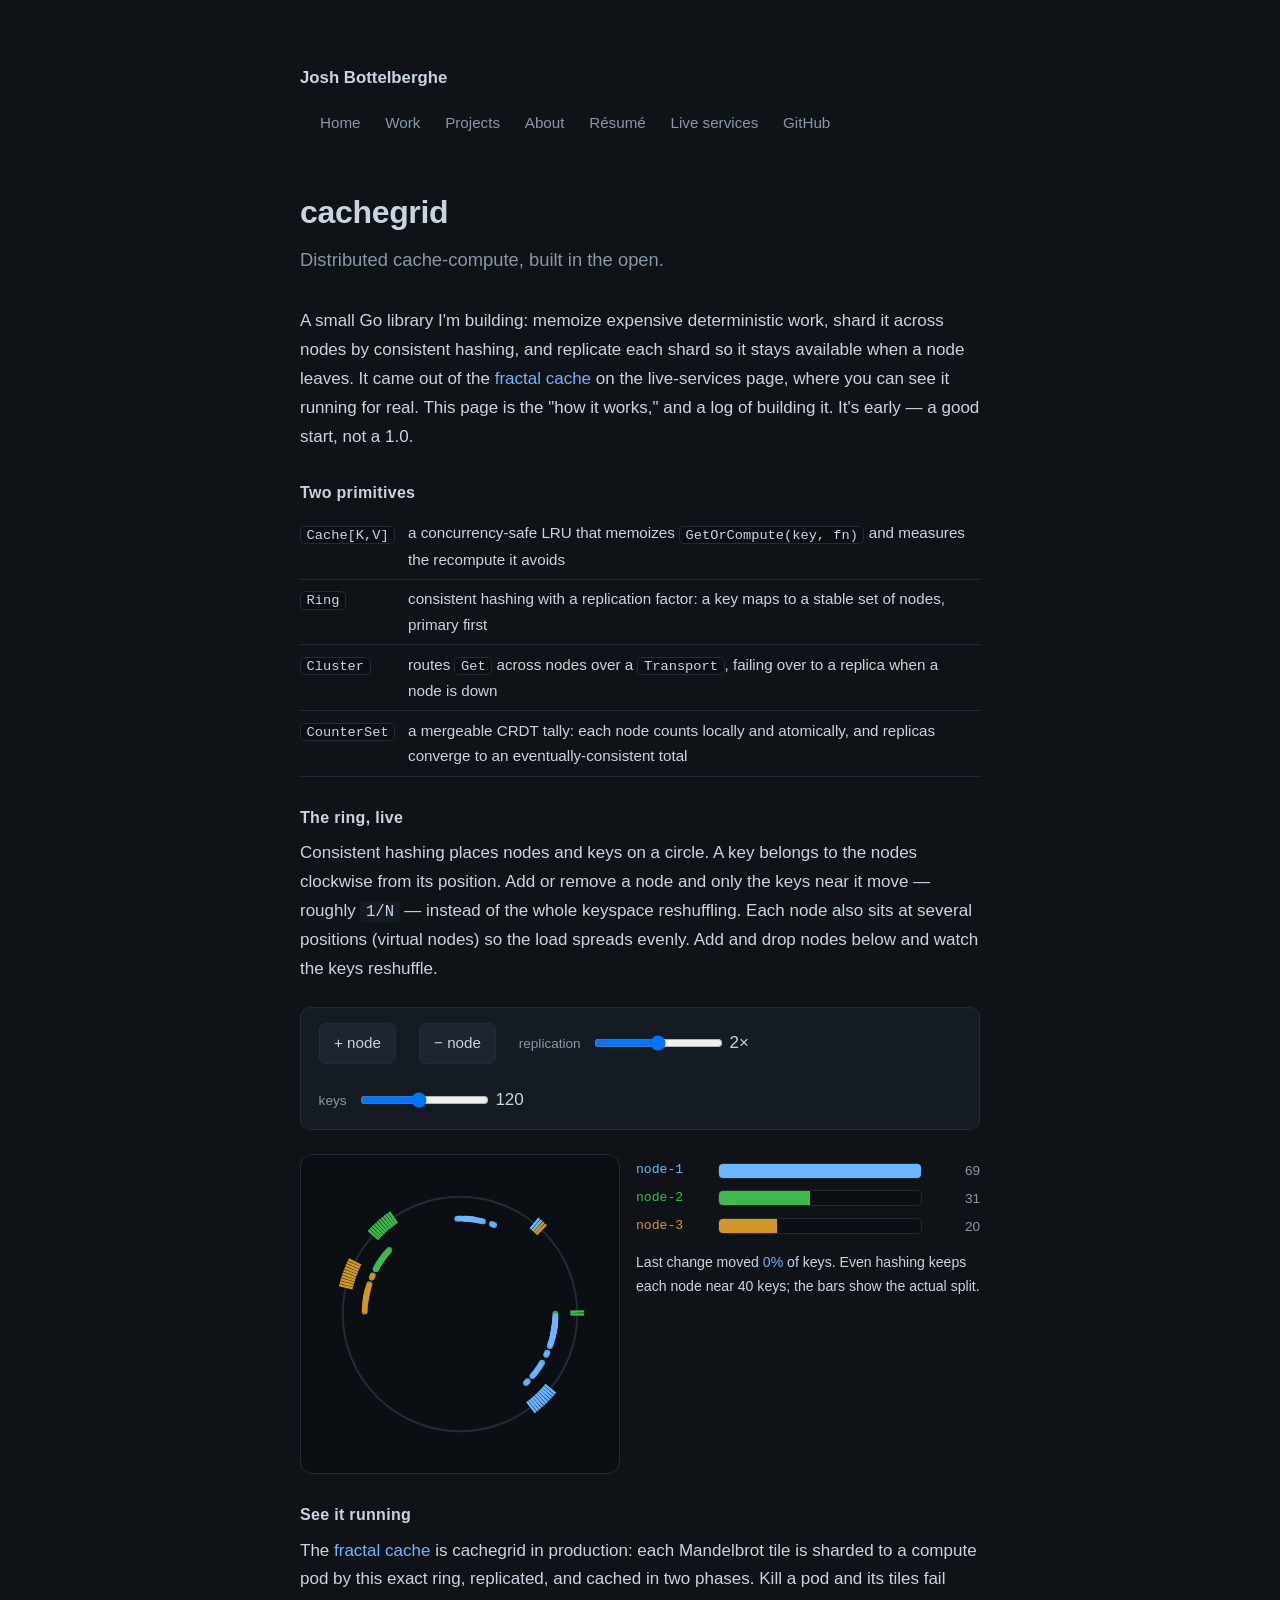
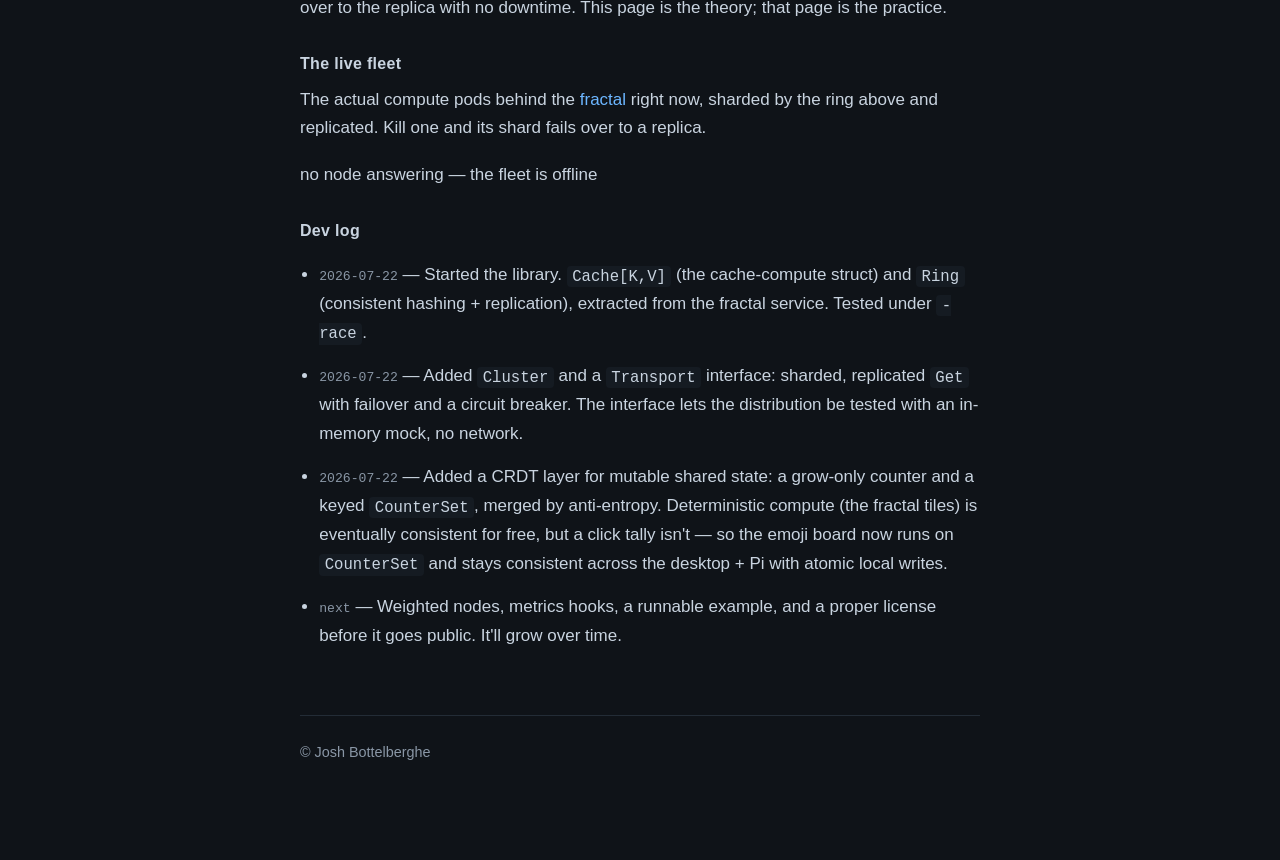
<file: projects/cachegrid.html>
<!DOCTYPE html>
<html lang="en">
<head>
  <meta charset="utf-8">
  <meta name="viewport" content="width=device-width, initial-scale=1">
  <title>cachegrid · Josh Bottelberghe</title>
  <meta name="description" content="cachegrid — a Go library for distributed cache-compute: memoize, shard by consistent hashing, replicate. Built in the open.">
  <link rel="stylesheet" href="/style.css">
  <style>
    .ring-wrap { display: grid; grid-template-columns: 1fr; gap: 1rem; margin: 1.25rem 0; }
    @media (min-width: 680px) { .ring-wrap { grid-template-columns: 320px 1fr; align-items: start; } }
    svg.ring { width: 100%; max-width: 320px; height: auto; background: #0b0f14; border: 1px solid var(--rule); border-radius: 12px; }
    .ring-side .row { display: flex; align-items: center; gap: 0.6rem; margin: 0.3rem 0; }
    .ring-side .lbar { flex: 1; height: 16px; background: #0b0f14; border: 1px solid var(--rule); border-radius: 5px; overflow: hidden; }
    .ring-side .lbar > div { height: 100%; }
    .ring-side .id { width: 4.5rem; font-family: "JetBrains Mono", ui-monospace, monospace; font-size: 0.82rem; }
    .ring-side .n { width: 3rem; text-align: right; font-variant-numeric: tabular-nums; font-size: 0.85rem; color: var(--muted); }
    .moved { color: var(--accent); font-variant-numeric: tabular-nums; }
    .devlog li { margin: 0.9rem 0; }
    .devlog .d { color: var(--muted); font-size: 0.82rem; font-family: "JetBrains Mono", ui-monospace, monospace; }
  </style>
</head>
<body>
  <div class="wrap">
    <header class="site">
      <span class="brand"><a href="/" style="color:inherit">Josh Bottelberghe</a></span>
      <nav>
        <a href="/">Home</a>
        <a href="/work/">Work</a>
        <a href="/projects/">Projects</a>
        <a href="/about.html">About</a>
        <a href="/resume.html">Résumé</a>
        <a href="/live.html">Live services</a>
        <a href="https://github.com/joshbottelberghe">GitHub</a>
      </nav>
    </header>

    <main class="doc">
      <h1>cachegrid</h1>
      <p class="tagline">Distributed cache-compute, built in the open.</p>

      <p>A small Go library I'm building: memoize expensive deterministic work, shard it across nodes by
      consistent hashing, and replicate each shard so it stays available when a node leaves. It came out of
      the <a href="/fractal.html">fractal cache</a> on the live-services page, where you can see it running
      for real. This page is the "how it works," and a log of building it. It's early &mdash; a good start,
      not a 1.0.</p>

      <h2>Two primitives</h2>
      <table class="doc-table">
        <tr><td><code>Cache[K,V]</code></td><td>a concurrency-safe LRU that memoizes <code>GetOrCompute(key, fn)</code> and measures the recompute it avoids</td></tr>
        <tr><td><code>Ring</code></td><td>consistent hashing with a replication factor: a key maps to a stable set of nodes, primary first</td></tr>
        <tr><td><code>Cluster</code></td><td>routes <code>Get</code> across nodes over a <code>Transport</code>, failing over to a replica when a node is down</td></tr>
        <tr><td><code>CounterSet</code></td><td>a mergeable CRDT tally: each node counts locally and atomically, and replicas converge to an eventually-consistent total</td></tr>
      </table>

      <h2>The ring, live</h2>
      <p>Consistent hashing places nodes and keys on a circle. A key belongs to the nodes clockwise from its
      position. Add or remove a node and only the keys near it move &mdash; roughly <code>1/N</code> &mdash;
      instead of the whole keyspace reshuffling. Each node also sits at several positions (virtual nodes) so
      the load spreads evenly. Add and drop nodes below and watch the keys reshuffle.</p>

      <div class="pool-controls">
        <button onclick="addNode()">+ node</button>
        <button onclick="removeNode()">− node</button>
        <div><label>replication</label>
          <input type="range" id="rf" min="1" max="3" step="1" value="2" oninput="setRF(this.value)">
          <span id="rfval" style="font-variant-numeric:tabular-nums">2</span>&times;
        </div>
        <div><label>keys</label>
          <input type="range" id="keys" min="20" max="240" step="20" value="120" oninput="setKeys(this.value)">
          <span id="keysval" style="font-variant-numeric:tabular-nums">120</span>
        </div>
      </div>

      <div class="ring-wrap">
        <svg class="ring" id="svg" viewBox="0 0 320 320" aria-label="consistent hash ring"></svg>
        <div class="ring-side">
          <div id="loadbars"></div>
          <p class="muted" style="font-size:0.88rem; margin-top:0.8rem">Last change moved
            <span class="moved" id="moved">0%</span> of keys. Even hashing keeps each node near
            <span id="ideal">—</span> keys; the bars show the actual split.</p>
        </div>
      </div>

      <h2>See it running</h2>
      <p>The <a href="/fractal.html">fractal cache</a> is cachegrid in production: each Mandelbrot tile is
      sharded to a compute pod by this exact ring, replicated, and cached in two phases. Kill a pod and its
      tiles fail over to the replica with no downtime. This page is the theory; that page is the practice.</p>

      <h2>The live fleet</h2>
      <p>The actual compute pods behind the <a href="/fractal.html">fractal</a> right now, sharded by the
      ring above and replicated. Kill one and its shard fails over to a replica.</p>
      <div id="fleet" class="ring-side">connecting…</div>

      <h2>Dev log</h2>
      <ul class="devlog">
        <li><span class="d">2026-07-22</span> — Started the library. <code>Cache[K,V]</code> (the
          cache-compute struct) and <code>Ring</code> (consistent hashing + replication), extracted from
          the fractal service. Tested under <code>-race</code>.</li>
        <li><span class="d">2026-07-22</span> — Added <code>Cluster</code> and a <code>Transport</code>
          interface: sharded, replicated <code>Get</code> with failover and a circuit breaker. The interface
          lets the distribution be tested with an in-memory mock, no network.</li>
        <li><span class="d">2026-07-22</span> — Added a CRDT layer for mutable shared state: a grow-only
          counter and a keyed <code>CounterSet</code>, merged by anti-entropy. Deterministic compute (the
          fractal tiles) is eventually consistent for free, but a click tally isn't — so the emoji board now
          runs on <code>CounterSet</code> and stays consistent across the desktop + Pi with atomic local writes.</li>
        <li><span class="d">next</span> — Weighted nodes, metrics hooks, a runnable example, and a proper
          license before it goes public. It'll grow over time.</li>
      </ul>

      <p class="muted" id="offline" hidden></p>
    </main>

    <footer class="site">© Josh Bottelberghe</footer>
  </div>

  <script>
  // FNV-1a -> [0,1). Deterministic, well-spread.
  function hash01(s) {
    var h = 2166136261 >>> 0;
    for (var i = 0; i < s.length; i++) { h ^= s.charCodeAt(i); h = Math.imul(h, 16777619) >>> 0; }
    return h / 4294967296;
  }

  var COLORS = ['#6cb6ff', '#3fb950', '#d29922', '#a371f7', '#ff7b72', '#39c5cf'];
  var VNODES = 12; // virtual nodes per physical node
  var nodes = ['node-1', 'node-2', 'node-3'];
  var rf = 2, nKeys = 120;
  var prevPrimary = {}; // key -> node, to measure churn

  function colorOf(node) { return COLORS[nodes.indexOf(node) % COLORS.length]; }

  // Build the sorted ring of virtual-node positions.
  function ringPoints() {
    var pts = [];
    nodes.forEach(function (node) {
      for (var v = 0; v < VNODES; v++) pts.push({ pos: hash01(node + '#' + v), node: node });
    });
    pts.sort(function (a, b) { return a.pos - b.pos; });
    return pts;
  }

  // Replicas for a key: distinct physical nodes clockwise from the key's position.
  function replicas(pts, kpos) {
    if (!pts.length) return [];
    var i = 0;
    while (i < pts.length && pts[i].pos < kpos) i++;
    if (i === pts.length) i = 0;
    var out = [], seen = {};
    for (var c = 0; c < pts.length && out.length < rf; c++) {
      var n = pts[(i + c) % pts.length].node;
      if (!seen[n]) { seen[n] = 1; out.push(n); }
    }
    return out;
  }

  function ang(p) { return p * 2 * Math.PI - Math.PI / 2; } // start at top, clockwise
  function xy(a, r) { return [160 + r * Math.cos(a), 160 + r * Math.sin(a)]; }
  function el(tag, attrs) {
    var e = document.createElementNS('http://www.w3.org/2000/svg', tag);
    for (var k in attrs) e.setAttribute(k, attrs[k]);
    return e;
  }

  function draw() {
    var svg = document.getElementById('svg');
    svg.innerHTML = '';
    var pts = ringPoints();
    svg.appendChild(el('circle', { cx: 160, cy: 160, r: 118, fill: 'none', stroke: '#232c36', 'stroke-width': 2 }));

    // virtual-node ticks
    pts.forEach(function (p) {
      var a = ang(p.pos), o = xy(a, 111), i = xy(a, 125);
      svg.appendChild(el('line', { x1: o[0], y1: o[1], x2: i[0], y2: i[1], stroke: colorOf(p.node), 'stroke-width': 2.5 }));
    });

    // keys as dots inside the ring, colored by primary; count per node + churn
    var counts = {}; nodes.forEach(function (n) { counts[n] = 0; });
    var moved = 0, newPrimary = {};
    for (var k = 0; k < nKeys; k++) {
      var key = 'key-' + k, kp = hash01(key), reps = replicas(pts, kp);
      if (!reps.length) continue;
      var primary = reps[0];
      counts[primary] = (counts[primary] || 0) + 1;
      newPrimary[key] = primary;
      if (prevPrimary[key] !== undefined && prevPrimary[key] !== primary) moved++;
      var a = ang(kp), pos = xy(a, 96);
      svg.appendChild(el('circle', { cx: pos[0], cy: pos[1], r: 3, fill: colorOf(primary), 'fill-opacity': 0.9 }));
    }

    var churn = Object.keys(prevPrimary).length ? Math.round(100 * moved / nKeys) : 0;
    prevPrimary = newPrimary;
    document.getElementById('moved').textContent = churn + '%';
    document.getElementById('ideal').textContent = Math.round(nKeys / nodes.length);

    // load bars
    var lb = document.getElementById('loadbars'); lb.innerHTML = '';
    var max = Math.max(1, Math.max.apply(null, nodes.map(function (n) { return counts[n]; })));
    nodes.forEach(function (n) {
      var row = document.createElement('div'); row.className = 'row';
      row.innerHTML = '<span class="id" style="color:' + colorOf(n) + '">' + n + '</span>'
        + '<div class="lbar"><div style="width:' + Math.round(100 * counts[n] / max) + '%;background:' + colorOf(n) + '"></div></div>'
        + '<span class="n">' + counts[n] + '</span>';
      lb.appendChild(row);
    });
  }

  function addNode() { if (nodes.length < COLORS.length) { nodes.push('node-' + (nodes.length + 1)); draw(); } }
  function removeNode() { if (nodes.length > 1) { nodes.pop(); draw(); } }
  function setRF(v) { rf = +v; document.getElementById('rfval').textContent = v; prevPrimary = {}; draw(); }
  function setKeys(v) { nKeys = +v; document.getElementById('keysval').textContent = v; prevPrimary = {}; draw(); }

  draw();

  // Live fleet: the real render pods behind the fractal, polled from the gateway.
  var fleetColors = {};
  function fleetColor(p) {
    if (!(p in fleetColors)) fleetColors[p] = COLORS[Object.keys(fleetColors).length % COLORS.length];
    return fleetColors[p];
  }
  function pollFleet() {
    fetch('https://joshbottelberghe.ngrok.app/render/stats', { headers: { 'ngrok-skip-browser-warning': '1' }, cache: 'no-store' })
      .then(function (r) { return r.ok ? r.json() : Promise.reject(); })
      .then(function (s) {
        var pods = s.pods || [], el = document.getElementById('fleet');
        if (!pods.length) { el.textContent = 'no pods'; return; }
        var max = 1; pods.forEach(function (p) { var t = (p.compute && p.compute.tiles) || 0; if (t > max) max = t; });
        el.innerHTML = pods.map(function (p) {
          var name = p.pod || p.addr, comp = p.compute || {}, reqs = (comp.hits || 0) + (comp.misses || 0);
          var hr = reqs > 0 ? Math.round(100 * (comp.hits || 0) / reqs) + '% hit' : '—';
          var tiles = comp.tiles || 0, c = p.up ? fleetColor(name) : '#6b7885';
          return '<div class="row"><span class="id" style="color:' + c + '">' + name + '</span>'
            + '<div class="lbar"><div style="width:' + Math.round(100 * tiles / max) + '%;background:' + c + '"></div></div>'
            + '<span style="min-width:8rem;text-align:right;font-size:0.82rem;color:var(--muted)">'
            + (p.up ? tiles + ' tiles · ' + hr : 'down') + '</span></div>';
        }).join('') + '<p class="muted" style="font-size:0.85rem;margin-top:0.5rem">replication '
          + (s.replication || 2) + '× · sharded by consistent hashing</p>';
      })
      .catch(function () {
        document.getElementById('fleet').innerHTML = '<span class="muted">no node answering — the fleet is offline</span>';
      });
  }
  pollFleet(); setInterval(pollFleet, 2500);
  </script>
  <script src="/beacon.js" defer></script>
</body>
</html>
</file>
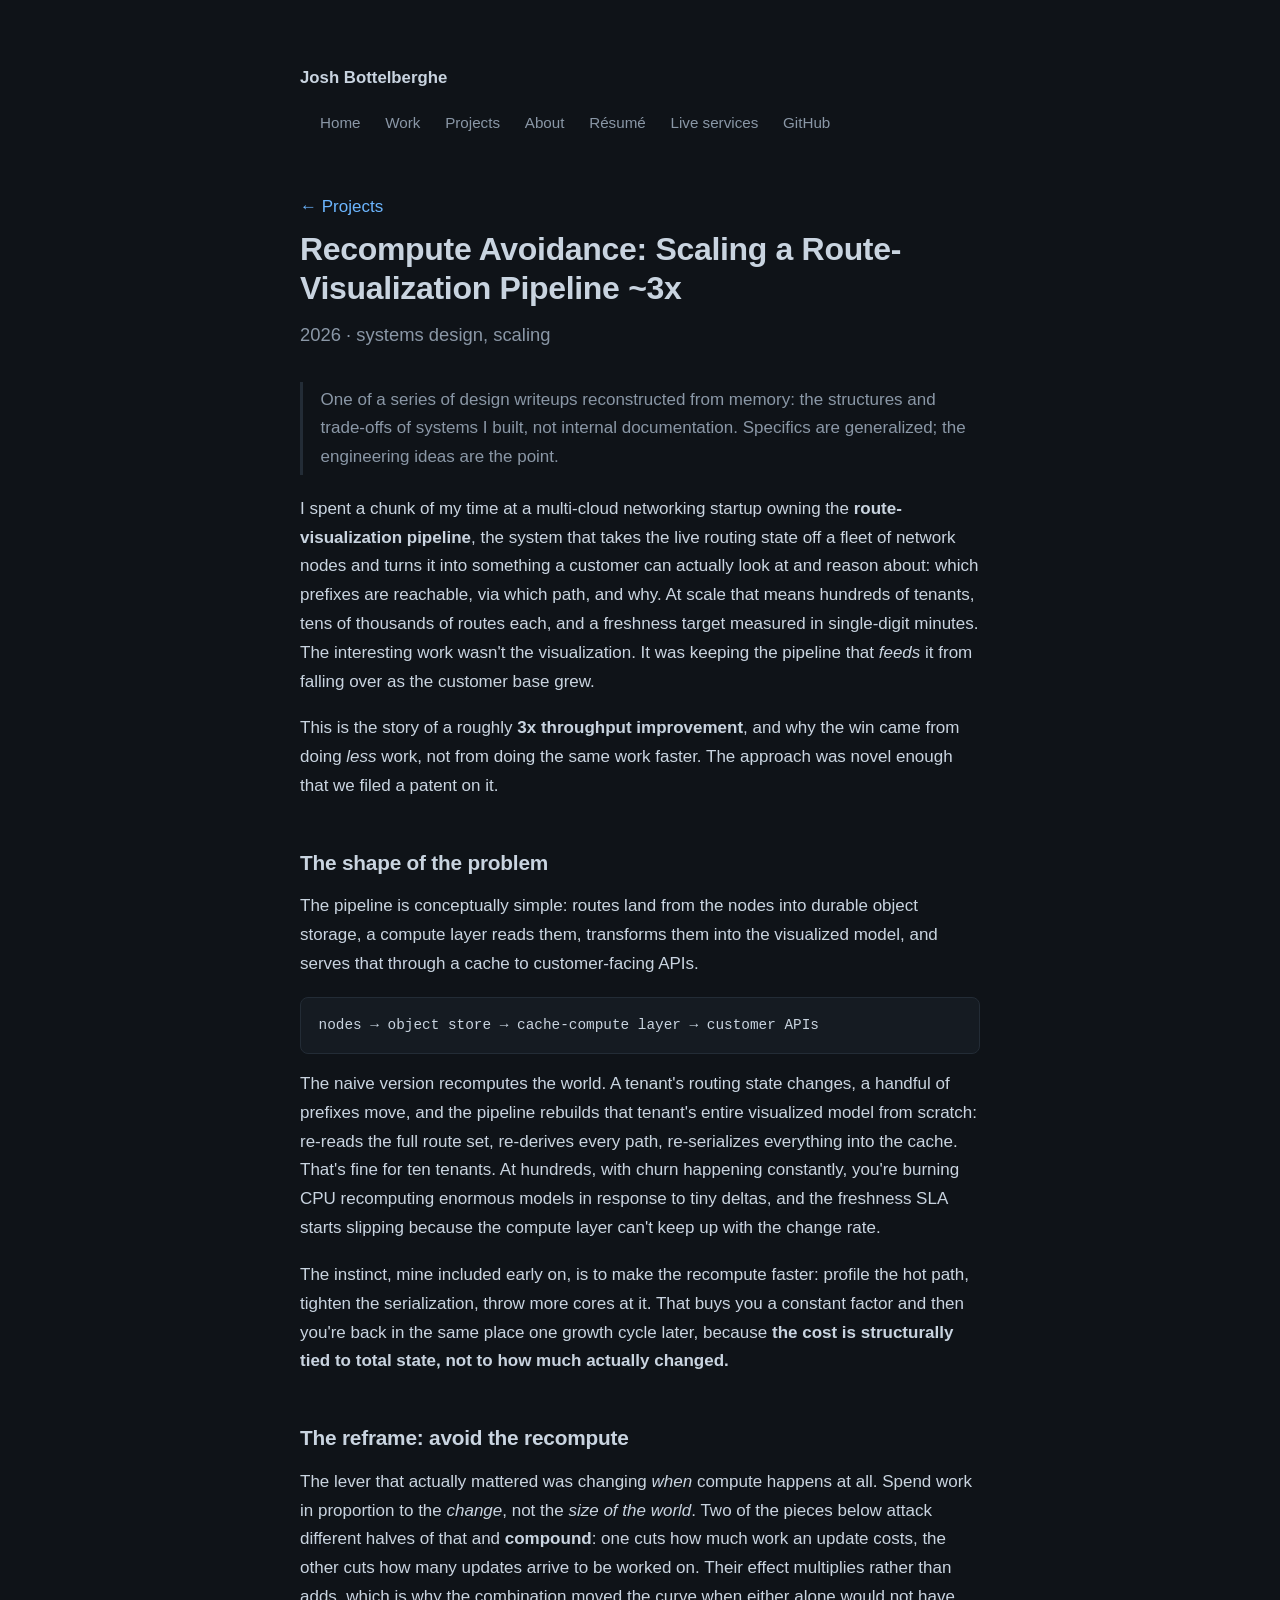
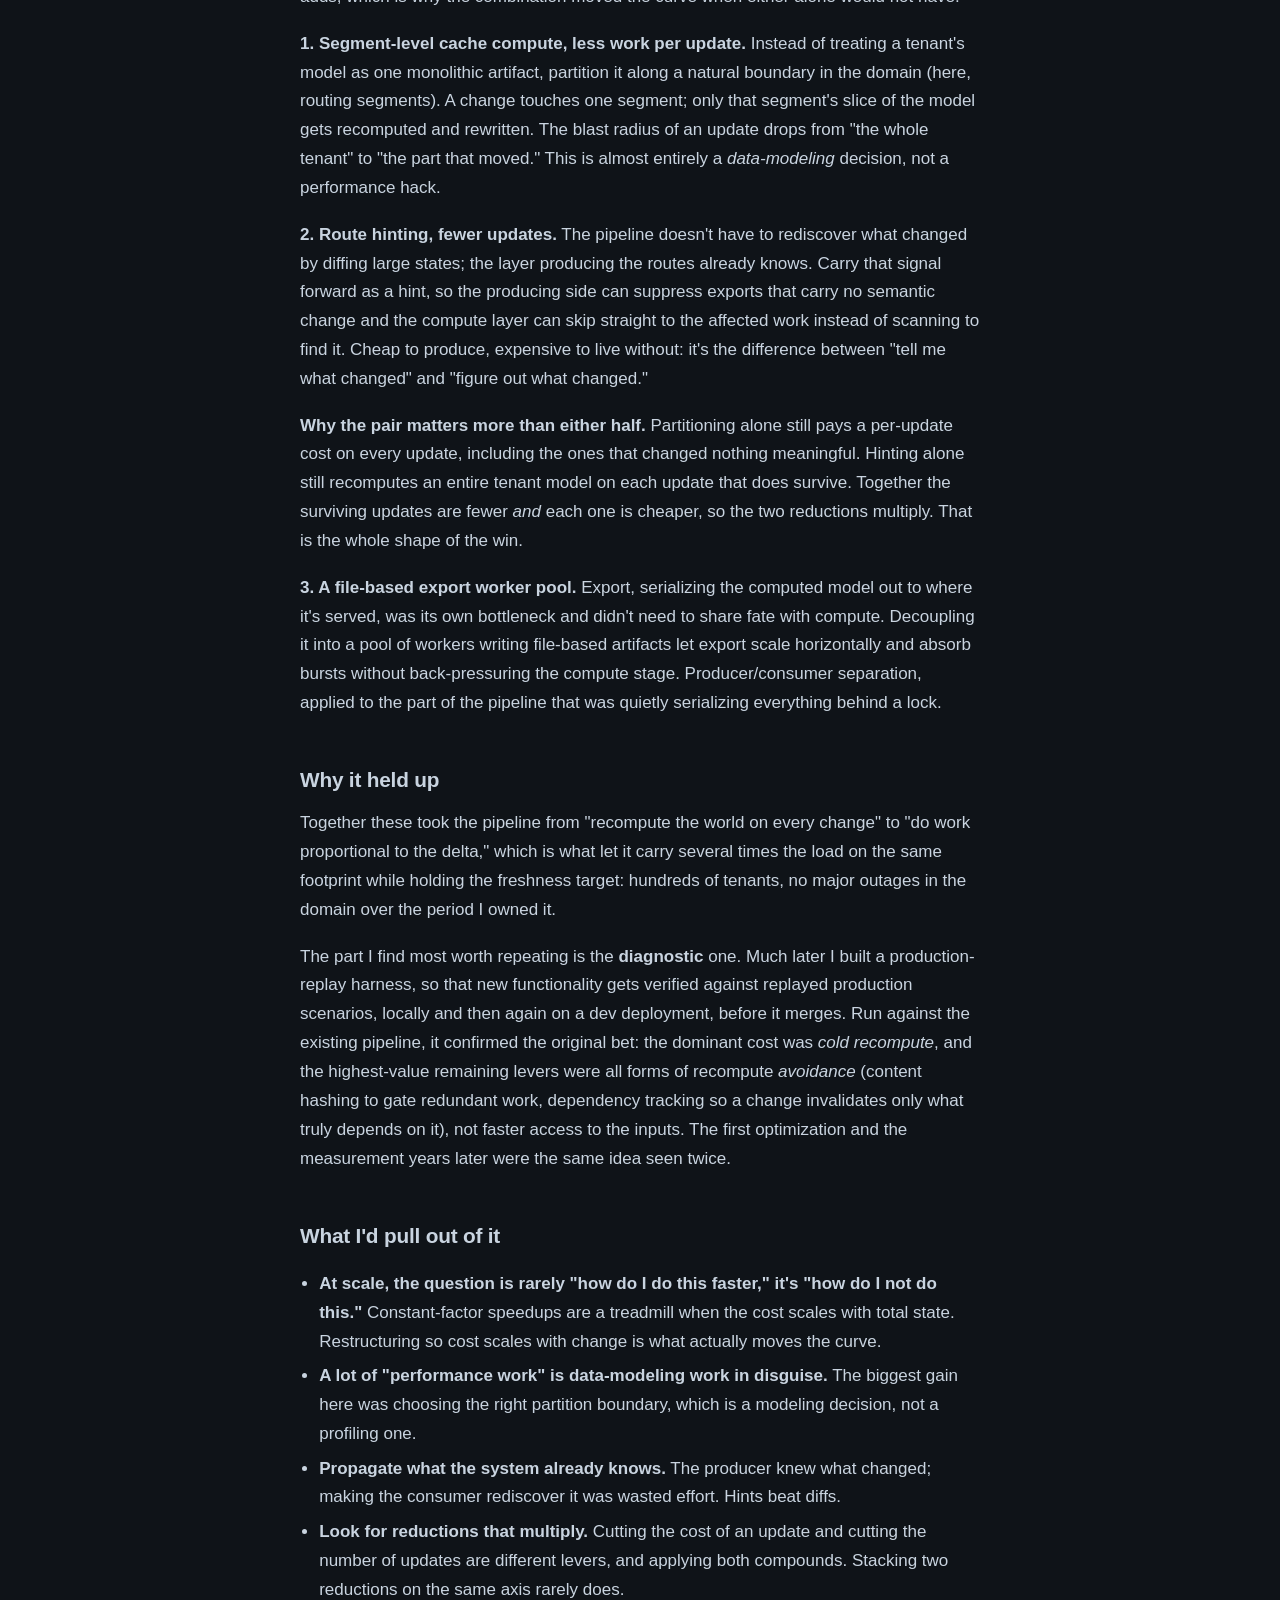
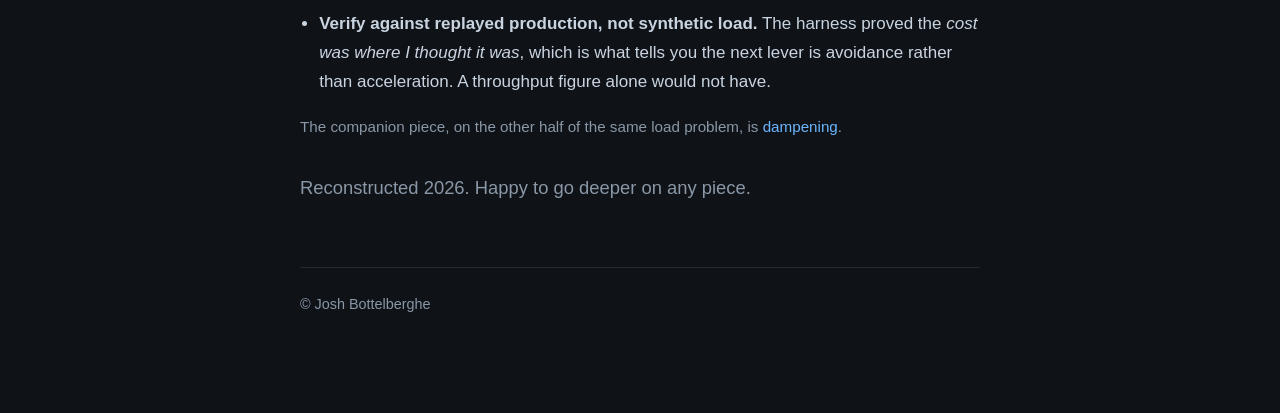
<file: projects/recompute-avoidance.html>
<!DOCTYPE html>
<html lang="en">
<head>
  <meta charset="utf-8">
  <meta name="viewport" content="width=device-width, initial-scale=1">
  <title>Recompute Avoidance: Scaling a Route-Visualization Pipeline ~3x · Josh Bottelberghe</title>
  <meta name="description" content="Why a ~3x throughput win came from doing less work, not faster work: segment-level cache compute, change-hinting, and decoupled export.">
  <link rel="stylesheet" href="/style.css">
</head>
<body>
  <div class="wrap">
    <header class="site">
      <span class="brand"><a href="/" style="color:inherit">Josh Bottelberghe</a></span>
      <nav>
        <a href="/">Home</a>
        <a href="/work/">Work</a>
        <a href="/projects/">Projects</a>
        <a href="/about.html">About</a>
        <a href="/resume.html">Résumé</a>
        <a href="/live.html">Live services</a>
        <a href="https://github.com/joshbottelberghe">GitHub</a>
      </nav>
    </header>

    <main>
      <p style="margin-bottom:0.5rem"><a href="/projects/">← Projects</a></p>
      <h1>Recompute Avoidance: Scaling a Route-Visualization Pipeline ~3x</h1>
      <p class="tagline">2026 · systems design, scaling</p>

      <blockquote>One of a series of design writeups reconstructed from memory: the structures and
      trade-offs of systems I built, not internal documentation. Specifics are generalized; the
      engineering ideas are the point.</blockquote>

      <p>I spent a chunk of my time at a multi-cloud networking startup owning the
      <strong>route-visualization pipeline</strong>, the system that takes the live routing state off a
      fleet of network nodes and turns it into something a customer can actually look at and reason
      about: which prefixes are reachable, via which path, and why. At scale that means hundreds of
      tenants, tens of thousands of routes each, and a freshness target measured
      in single-digit minutes. The interesting work wasn't the visualization. It was keeping the pipeline that
      <em>feeds</em> it from falling over as the customer base grew.</p>

      <p>This is the story of a roughly <strong>3x throughput improvement</strong>, and why the win came
      from doing <em>less</em> work, not from doing the same work faster. The approach was novel enough
      that we filed a patent on it.</p>

      <h2>The shape of the problem</h2>

      <p>The pipeline is conceptually simple: routes land from the nodes into durable object storage, a
      compute layer reads them, transforms them into the visualized model, and serves that through a
      cache to customer-facing APIs.</p>

      <pre><code>nodes → object store → cache-compute layer → customer APIs</code></pre>

      <p>The naive version recomputes the world. A tenant's routing state changes, a handful of prefixes
      move, and the pipeline rebuilds that tenant's entire visualized model from scratch: re-reads the
      full route set, re-derives every path, re-serializes everything into the cache. That's fine for ten
      tenants. At hundreds, with churn happening constantly, you're burning CPU recomputing enormous
      models in response to tiny deltas, and the freshness SLA starts slipping because the compute layer
      can't keep up with the change rate.</p>

      <p>The instinct, mine included early on, is to make the recompute faster: profile the hot path,
      tighten the serialization, throw more cores at it. That buys you a constant factor and then you're
      back in the same place one growth cycle later, because <strong>the cost is structurally tied to
      total state, not to how much actually changed.</strong></p>

      <h2>The reframe: avoid the recompute</h2>

      <p>The lever that actually mattered was changing <em>when</em> compute happens at all. Spend work in
      proportion to the <em>change</em>, not the <em>size of the world</em>. Two of the pieces below attack
      different halves of that and <strong>compound</strong>: one cuts how much work an update costs, the
      other cuts how many updates arrive to be worked on. Their effect multiplies rather than adds, which
      is why the combination moved the curve when either alone would not have.</p>

      <p><strong>1. Segment-level cache compute, less work per update.</strong> Instead of treating a
      tenant's model as one monolithic artifact, partition it along a natural boundary in the domain
      (here, routing segments). A change touches one segment; only that segment's slice of the model gets
      recomputed and rewritten. The blast radius of an update drops from "the whole tenant" to "the part
      that moved." This is almost entirely a <em>data-modeling</em> decision, not a performance hack.</p>

      <p><strong>2. Route hinting, fewer updates.</strong> The pipeline doesn't have to rediscover what
      changed by diffing large states; the layer producing the routes already knows. Carry that signal
      forward as a hint, so the producing side can suppress exports that carry no semantic change and the
      compute layer can skip straight to the affected work instead of scanning to find it. Cheap to
      produce, expensive to live without: it's the difference between "tell me what changed" and "figure
      out what changed."</p>

      <p><strong>Why the pair matters more than either half.</strong> Partitioning alone still pays a
      per-update cost on every update, including the ones that changed nothing meaningful. Hinting alone
      still recomputes an entire tenant model on each update that does survive. Together the surviving
      updates are fewer <em>and</em> each one is cheaper, so the two reductions multiply. That is the whole
      shape of the win.</p>

      <p><strong>3. A file-based export worker pool.</strong> Export, serializing the computed model out
      to where it's served, was its own bottleneck and didn't need to share fate with compute. Decoupling
      it into a pool of workers writing file-based artifacts let export scale horizontally and absorb
      bursts without back-pressuring the compute stage. Producer/consumer separation, applied to the part
      of the pipeline that was quietly serializing everything behind a lock.</p>

      <h2>Why it held up</h2>

      <p>Together these took the pipeline from "recompute the world on every change" to "do work
      proportional to the delta," which is what let it carry several times the load on the same footprint
      while holding the freshness target: hundreds of tenants, no major outages in the domain over the
      period I owned it.</p>

      <p>The part I find most worth repeating is the <strong>diagnostic</strong> one. Much later I built a
      production-replay harness, so that new functionality gets verified against replayed production
      scenarios, locally and then again on a dev deployment, before it merges. Run against the existing
      pipeline, it confirmed the original bet: the dominant cost was <em>cold recompute</em>, and the highest-value
      remaining levers were all forms of recompute <em>avoidance</em> (content hashing to gate redundant
      work, dependency tracking so a change invalidates only what truly depends on it), not faster access
      to the inputs. The first optimization and the measurement years later were the same idea seen
      twice.</p>

      <h2>What I'd pull out of it</h2>

      <ul>
        <li><strong>At scale, the question is rarely "how do I do this faster," it's "how do I not do
        this."</strong> Constant-factor speedups are a treadmill when the cost scales with total state.
        Restructuring so cost scales with change is what actually moves the curve.</li>
        <li><strong>A lot of "performance work" is data-modeling work in disguise.</strong> The biggest
        gain here was choosing the right partition boundary, which is a modeling decision, not a
        profiling one.</li>
        <li><strong>Propagate what the system already knows.</strong> The producer knew what changed;
        making the consumer rediscover it was wasted effort. Hints beat diffs.</li>
        <li><strong>Look for reductions that multiply.</strong> Cutting the cost of an update and cutting
        the number of updates are different levers, and applying both compounds. Stacking two reductions on
        the same axis rarely does.</li>
        <li><strong>Verify against replayed production, not synthetic load.</strong> The harness proved the
        <em>cost was where I thought it was</em>, which is what tells you the next lever is avoidance rather
        than acceleration. A throughput figure alone would not have.</li>
      </ul>

      <p style="color:var(--muted); font-size:0.95rem;">The companion piece, on the other half of
      the same load problem, is <a href="/projects/route-dampening.html">dampening</a>.</p>

      <p class="tagline" style="margin-top:2rem">Reconstructed 2026. Happy to go deeper on any piece.</p>
    </main>

    <footer class="site">© Josh Bottelberghe</footer>
  </div>
  <script src="/beacon.js" defer></script>
</body>
</html>
</file>
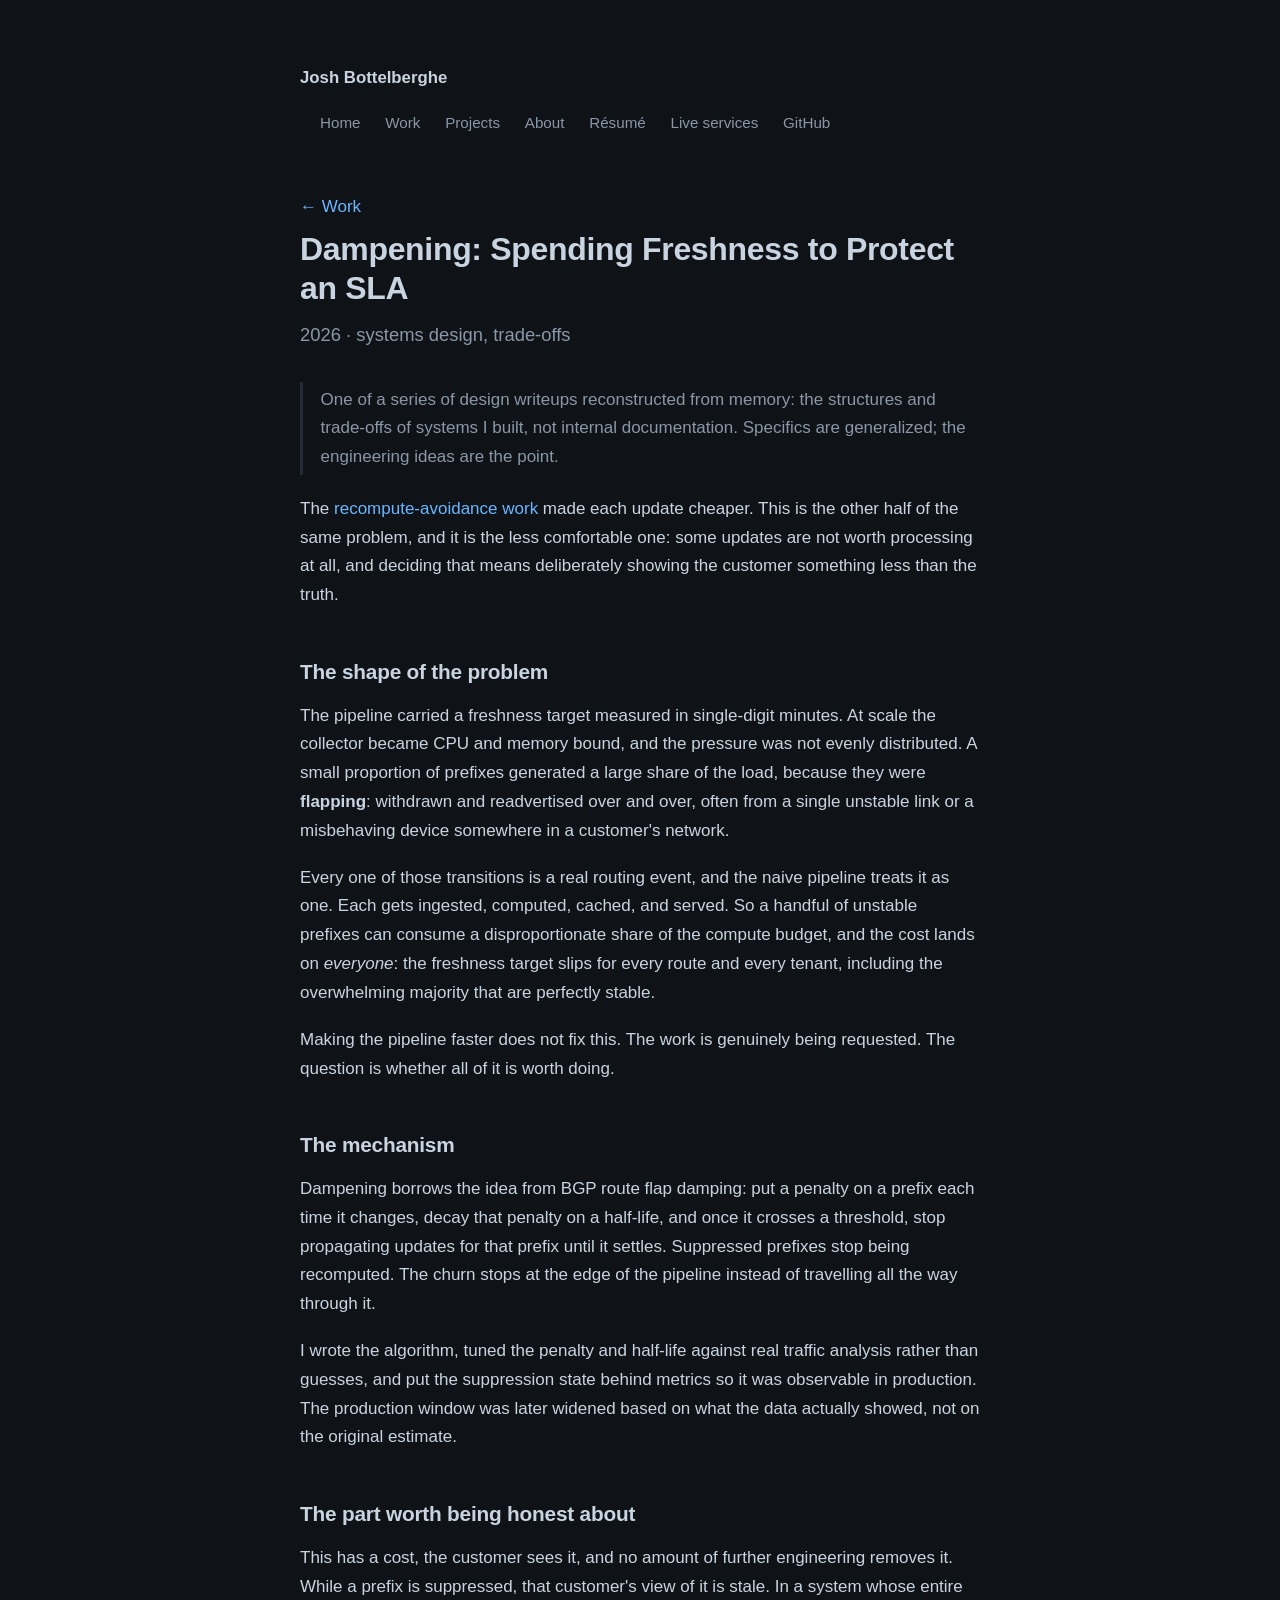
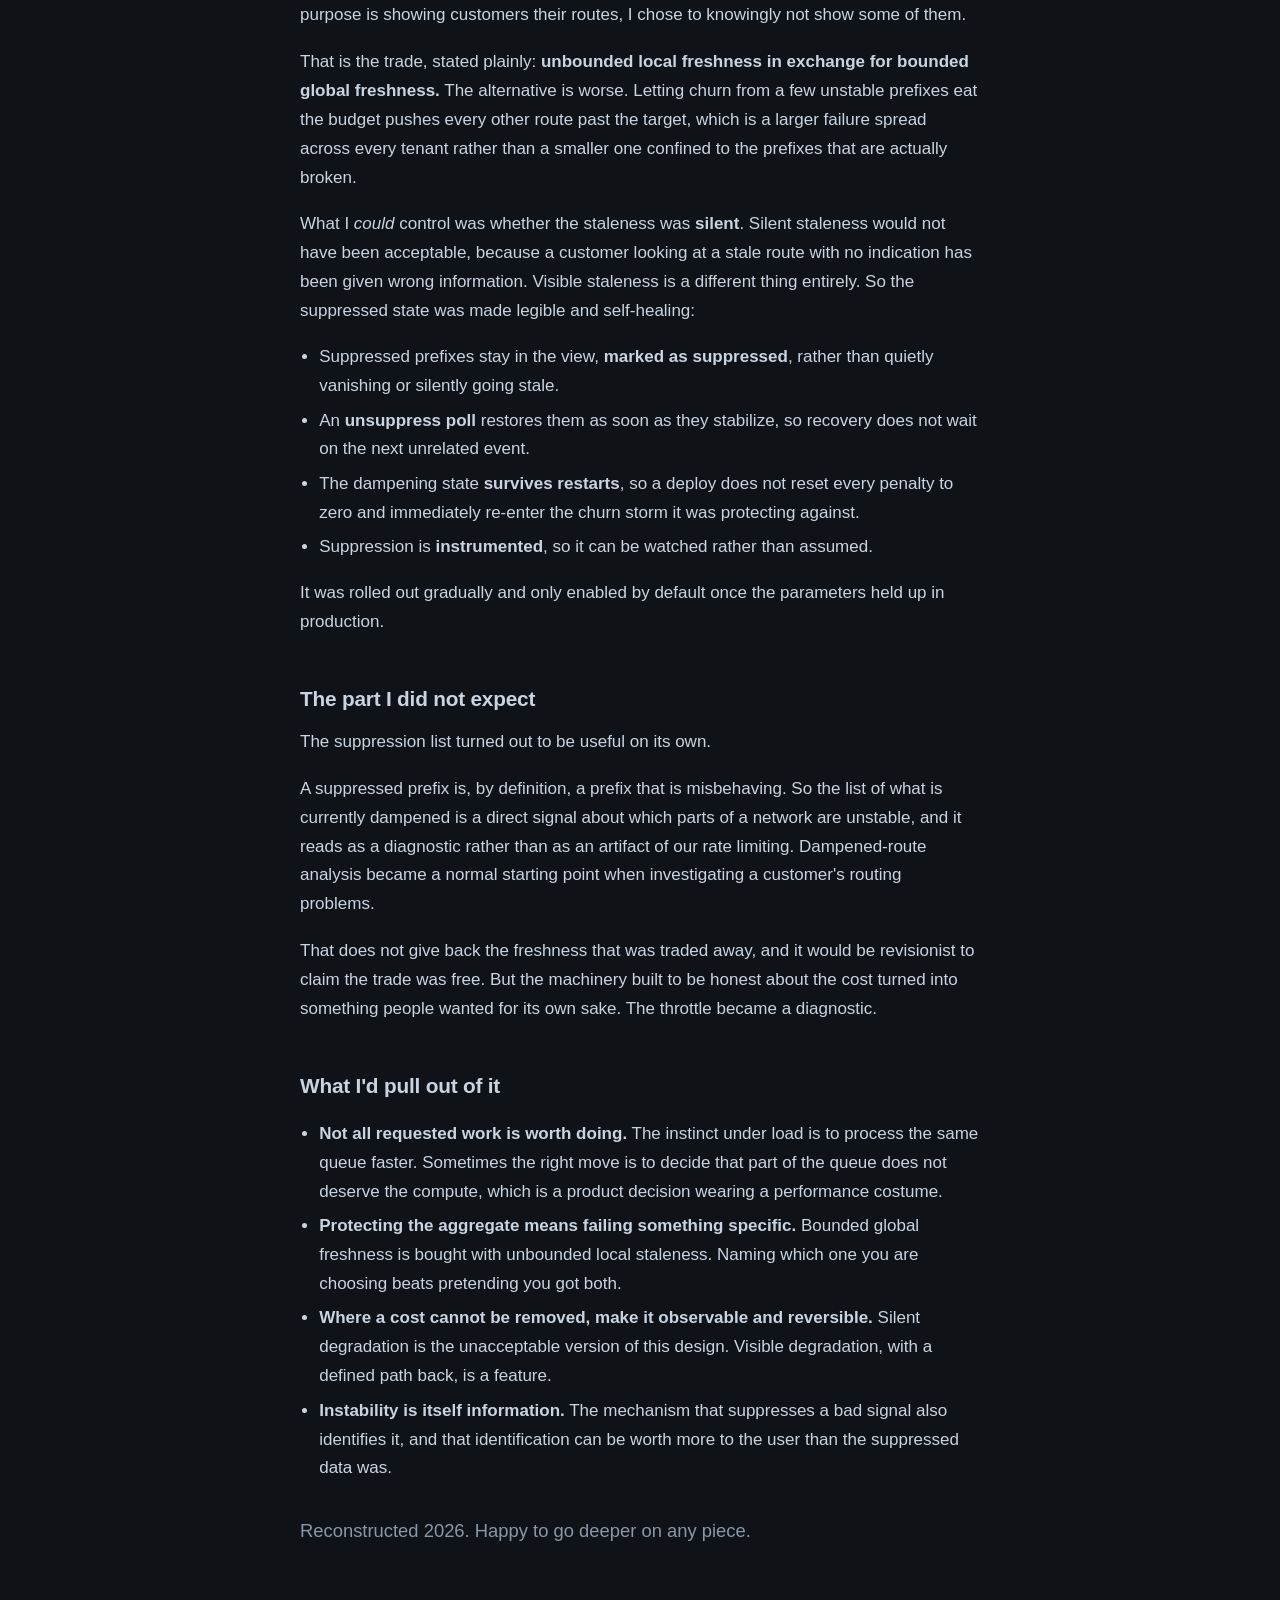
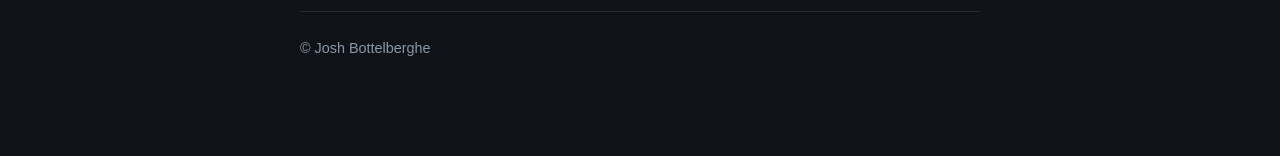
<file: projects/route-dampening.html>
<!DOCTYPE html>
<html lang="en">
<head>
  <meta charset="utf-8">
  <meta name="viewport" content="width=device-width, initial-scale=1">
  <title>Dampening: Spending Freshness to Protect an SLA · Josh Bottelberghe</title>
  <meta name="description" content="Suppressing updates from flapping routes costs the customer something real. Why that trade was worth making, and why the suppression list turned into a diagnostic.">
  <link rel="stylesheet" href="/style.css">
</head>
<body>
  <div class="wrap">
    <header class="site">
      <span class="brand"><a href="/" style="color:inherit">Josh Bottelberghe</a></span>
      <nav>
        <a href="/">Home</a>
        <a href="/work/">Work</a>
        <a href="/projects/">Projects</a>
        <a href="/about.html">About</a>
        <a href="/resume.html">Résumé</a>
        <a href="/live.html">Live services</a>
        <a href="https://github.com/joshbottelberghe">GitHub</a>
      </nav>
    </header>

    <main>
      <p style="margin-bottom:0.5rem"><a href="/work/">← Work</a></p>
      <h1>Dampening: Spending Freshness to Protect an SLA</h1>
      <p class="tagline">2026 · systems design, trade-offs</p>

      <blockquote>One of a series of design writeups reconstructed from memory: the structures and
      trade-offs of systems I built, not internal documentation. Specifics are generalized; the
      engineering ideas are the point.</blockquote>

      <p>The <a href="/projects/recompute-avoidance.html">recompute-avoidance work</a> made each update
      cheaper. This is the other half of the same problem, and it is the less comfortable one: some
      updates are not worth processing at all, and deciding that means deliberately showing the customer
      something less than the truth.</p>

      <h2>The shape of the problem</h2>

      <p>The pipeline carried a freshness target measured in single-digit minutes. At scale the collector
      became CPU and memory bound, and the pressure was not evenly distributed. A small proportion of
      prefixes generated a large share of the load, because they were <strong>flapping</strong>:
      withdrawn and readvertised over and over, often from a single unstable link or a misbehaving device
      somewhere in a customer's network.</p>

      <p>Every one of those transitions is a real routing event, and the naive pipeline treats it as one.
      Each gets ingested, computed, cached, and served. So a handful of unstable prefixes can consume a
      disproportionate share of the compute budget, and the cost lands on <em>everyone</em>: the freshness
      target slips for every route and every tenant, including the overwhelming majority that are
      perfectly stable.</p>

      <p>Making the pipeline faster does not fix this. The work is genuinely being requested. The question
      is whether all of it is worth doing.</p>

      <h2>The mechanism</h2>

      <p>Dampening borrows the idea from BGP route flap damping: put a penalty on a prefix each time it
      changes, decay that penalty on a half-life, and once it crosses a threshold, stop propagating updates
      for that prefix until it settles. Suppressed prefixes stop being recomputed. The churn stops at the
      edge of the pipeline instead of travelling all the way through it.</p>

      <p>I wrote the algorithm, tuned the penalty and half-life against real traffic analysis rather than
      guesses, and put the suppression state behind metrics so it was observable in production. The
      production window was later widened based on what the data actually showed, not on the original
      estimate.</p>

      <h2>The part worth being honest about</h2>

      <p>This has a cost, the customer sees it, and no amount of further engineering removes it. While a
      prefix is suppressed, that customer's view of it is stale. In a system whose entire purpose is
      showing customers their routes, I chose to knowingly not show some of them.</p>

      <p>That is the trade, stated plainly: <strong>unbounded local freshness in exchange for bounded
      global freshness.</strong> The alternative is worse. Letting churn from a few unstable prefixes eat
      the budget pushes every other route past the target, which is a larger failure spread across every
      tenant rather than a smaller one confined to the prefixes that are actually broken.</p>

      <p>What I <em>could</em> control was whether the staleness was <strong>silent</strong>. Silent
      staleness would not have been acceptable, because a customer looking at a stale route with no
      indication has been given wrong information. Visible staleness is a different thing entirely. So the
      suppressed state was made legible and self-healing:</p>

      <ul>
        <li>Suppressed prefixes stay in the view, <strong>marked as suppressed</strong>, rather than
        quietly vanishing or silently going stale.</li>
        <li>An <strong>unsuppress poll</strong> restores them as soon as they stabilize, so recovery does
        not wait on the next unrelated event.</li>
        <li>The dampening state <strong>survives restarts</strong>, so a deploy does not reset every
        penalty to zero and immediately re-enter the churn storm it was protecting against.</li>
        <li>Suppression is <strong>instrumented</strong>, so it can be watched rather than assumed.</li>
      </ul>

      <p>It was rolled out gradually and only enabled by default once the parameters held up in
      production.</p>

      <h2>The part I did not expect</h2>

      <p>The suppression list turned out to be useful on its own.</p>

      <p>A suppressed prefix is, by definition, a prefix that is misbehaving. So the list of what is
      currently dampened is a direct signal about which parts of a network are unstable, and it reads as a
      diagnostic rather than as an artifact of our rate limiting. Dampened-route analysis became a normal
      starting point when investigating a customer's routing problems.</p>

      <p>That does not give back the freshness that was traded away, and it would be revisionist to claim
      the trade was free. But the machinery built to be honest about the cost turned into something people
      wanted for its own sake. The throttle became a diagnostic.</p>

      <h2>What I'd pull out of it</h2>

      <ul>
        <li><strong>Not all requested work is worth doing.</strong> The instinct under load is to process
        the same queue faster. Sometimes the right move is to decide that part of the queue does not
        deserve the compute, which is a product decision wearing a performance costume.</li>
        <li><strong>Protecting the aggregate means failing something specific.</strong> Bounded global
        freshness is bought with unbounded local staleness. Naming which one you are choosing beats
        pretending you got both.</li>
        <li><strong>Where a cost cannot be removed, make it observable and reversible.</strong> Silent
        degradation is the unacceptable version of this design. Visible degradation, with a defined path
        back, is a feature.</li>
        <li><strong>Instability is itself information.</strong> The mechanism that suppresses a bad signal
        also identifies it, and that identification can be worth more to the user than the suppressed data
        was.</li>
      </ul>

      <p class="tagline" style="margin-top:2rem">Reconstructed 2026. Happy to go deeper on any piece.</p>
    </main>

    <footer class="site">© Josh Bottelberghe</footer>
  </div>
  <script src="/beacon.js" defer></script>
</body>
</html>
</file>
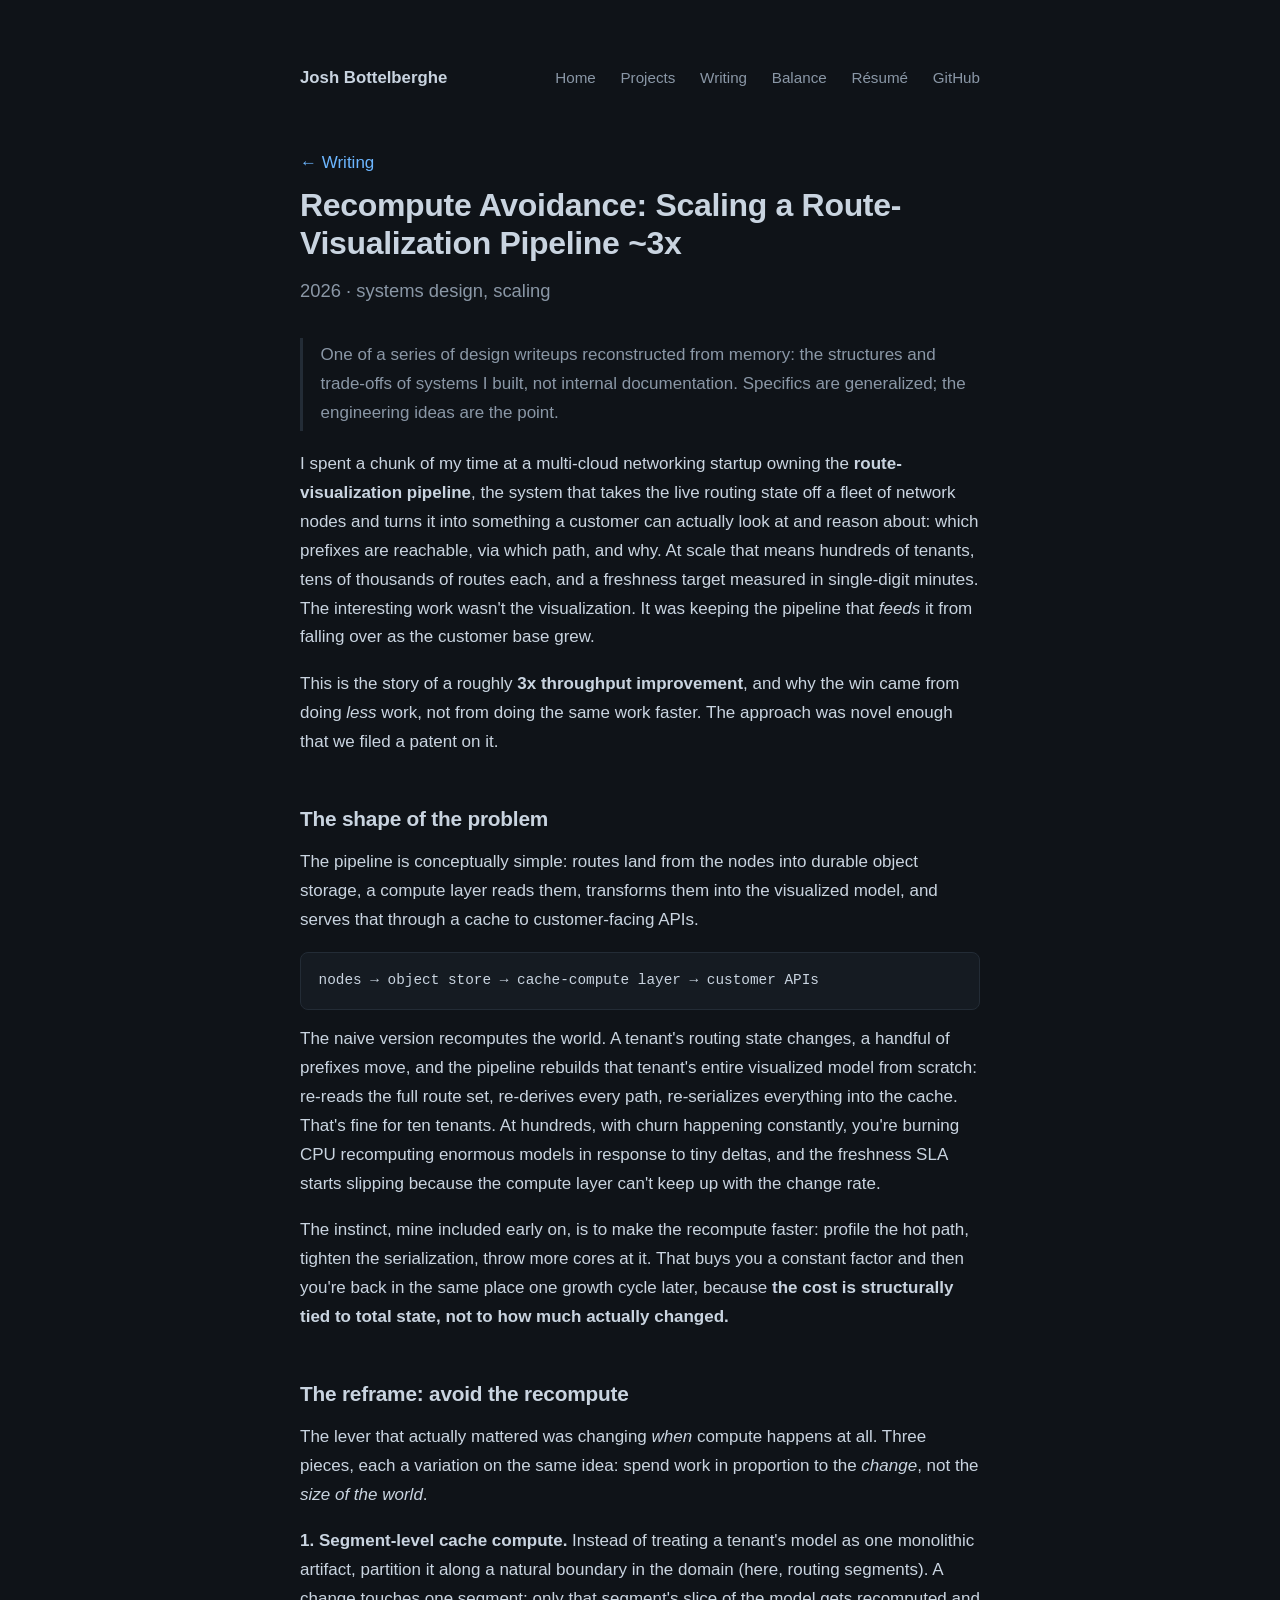
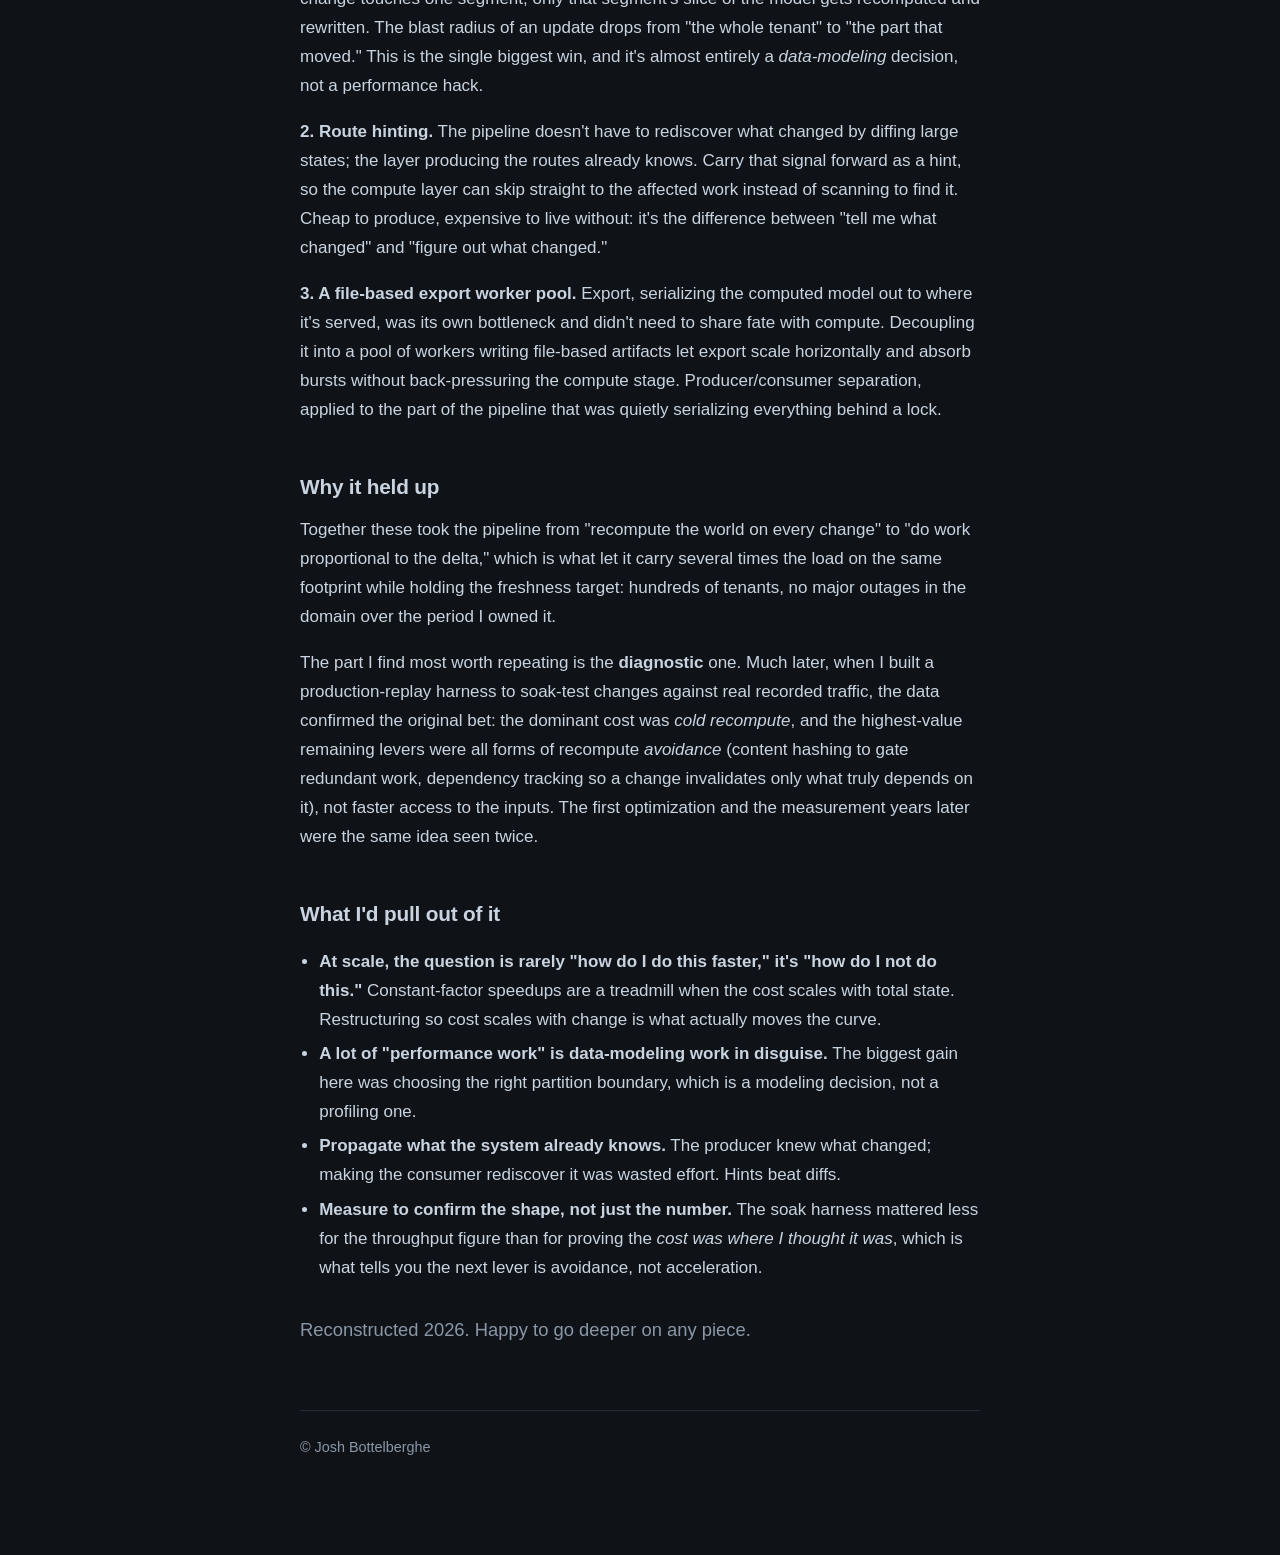
<file: writing/recompute-avoidance.html>
<!DOCTYPE html>
<html lang="en">
<head>
  <meta charset="utf-8">
  <meta name="viewport" content="width=device-width, initial-scale=1">
  <title>Recompute Avoidance: Scaling a Route-Visualization Pipeline ~3x · Josh Bottelberghe</title>
  <meta name="description" content="Why a ~3x throughput win came from doing less work, not faster work: segment-level cache compute, change-hinting, and decoupled export.">
  <link rel="stylesheet" href="/style.css">
</head>
<body>
  <div class="wrap">
    <header class="site">
      <span class="brand"><a href="/" style="color:inherit">Josh Bottelberghe</a></span>
      <nav>
        <a href="/">Home</a>
        <a href="/projects/">Projects</a>
        <a href="/writing/">Writing</a>
        <a href="/balance.html">Balance</a>
        <a href="/resume.html">Résumé</a>
        <a href="https://github.com/joshbottelberghe">GitHub</a>
      </nav>
    </header>

    <main>
      <p style="margin-bottom:0.5rem"><a href="/writing/">← Writing</a></p>
      <h1>Recompute Avoidance: Scaling a Route-Visualization Pipeline ~3x</h1>
      <p class="tagline">2026 · systems design, scaling</p>

      <blockquote>One of a series of design writeups reconstructed from memory: the structures and
      trade-offs of systems I built, not internal documentation. Specifics are generalized; the
      engineering ideas are the point.</blockquote>

      <p>I spent a chunk of my time at a multi-cloud networking startup owning the
      <strong>route-visualization pipeline</strong>, the system that takes the live routing state off a
      fleet of network nodes and turns it into something a customer can actually look at and reason
      about: which prefixes are reachable, via which path, and why. At scale that means hundreds of
      tenants, tens of thousands of routes each, and a freshness target measured in single-digit
      minutes. The interesting work wasn't the visualization. It was keeping the pipeline that
      <em>feeds</em> it from falling over as the customer base grew.</p>

      <p>This is the story of a roughly <strong>3x throughput improvement</strong>, and why the win came
      from doing <em>less</em> work, not from doing the same work faster. The approach was novel enough
      that we filed a patent on it.</p>

      <h2>The shape of the problem</h2>

      <p>The pipeline is conceptually simple: routes land from the nodes into durable object storage, a
      compute layer reads them, transforms them into the visualized model, and serves that through a
      cache to customer-facing APIs.</p>

      <pre><code>nodes → object store → cache-compute layer → customer APIs</code></pre>

      <p>The naive version recomputes the world. A tenant's routing state changes, a handful of prefixes
      move, and the pipeline rebuilds that tenant's entire visualized model from scratch: re-reads the
      full route set, re-derives every path, re-serializes everything into the cache. That's fine for ten
      tenants. At hundreds, with churn happening constantly, you're burning CPU recomputing enormous
      models in response to tiny deltas, and the freshness SLA starts slipping because the compute layer
      can't keep up with the change rate.</p>

      <p>The instinct, mine included early on, is to make the recompute faster: profile the hot path,
      tighten the serialization, throw more cores at it. That buys you a constant factor and then you're
      back in the same place one growth cycle later, because <strong>the cost is structurally tied to
      total state, not to how much actually changed.</strong></p>

      <h2>The reframe: avoid the recompute</h2>

      <p>The lever that actually mattered was changing <em>when</em> compute happens at all. Three pieces,
      each a variation on the same idea: spend work in proportion to the <em>change</em>, not the
      <em>size of the world</em>.</p>

      <p><strong>1. Segment-level cache compute.</strong> Instead of treating a tenant's model as one
      monolithic artifact, partition it along a natural boundary in the domain (here, routing segments).
      A change touches one segment; only that segment's slice of the model gets recomputed and rewritten.
      The blast radius of an update drops from "the whole tenant" to "the part that moved." This is the
      single biggest win, and it's almost entirely a <em>data-modeling</em> decision, not a performance
      hack.</p>

      <p><strong>2. Route hinting.</strong> The pipeline doesn't have to rediscover what changed by
      diffing large states; the layer producing the routes already knows. Carry that signal forward as a
      hint, so the compute layer can skip straight to the affected work instead of scanning to find it.
      Cheap to produce, expensive to live without: it's the difference between "tell me what changed" and
      "figure out what changed."</p>

      <p><strong>3. A file-based export worker pool.</strong> Export, serializing the computed model out
      to where it's served, was its own bottleneck and didn't need to share fate with compute. Decoupling
      it into a pool of workers writing file-based artifacts let export scale horizontally and absorb
      bursts without back-pressuring the compute stage. Producer/consumer separation, applied to the part
      of the pipeline that was quietly serializing everything behind a lock.</p>

      <h2>Why it held up</h2>

      <p>Together these took the pipeline from "recompute the world on every change" to "do work
      proportional to the delta," which is what let it carry several times the load on the same footprint
      while holding the freshness target: hundreds of tenants, no major outages in the domain over the
      period I owned it.</p>

      <p>The part I find most worth repeating is the <strong>diagnostic</strong> one. Much later, when I
      built a production-replay harness to soak-test changes against real recorded traffic, the data
      confirmed the original bet: the dominant cost was <em>cold recompute</em>, and the highest-value
      remaining levers were all forms of recompute <em>avoidance</em> (content hashing to gate redundant
      work, dependency tracking so a change invalidates only what truly depends on it), not faster access
      to the inputs. The first optimization and the measurement years later were the same idea seen
      twice.</p>

      <h2>What I'd pull out of it</h2>

      <ul>
        <li><strong>At scale, the question is rarely "how do I do this faster," it's "how do I not do
        this."</strong> Constant-factor speedups are a treadmill when the cost scales with total state.
        Restructuring so cost scales with change is what actually moves the curve.</li>
        <li><strong>A lot of "performance work" is data-modeling work in disguise.</strong> The biggest
        gain here was choosing the right partition boundary, which is a modeling decision, not a
        profiling one.</li>
        <li><strong>Propagate what the system already knows.</strong> The producer knew what changed;
        making the consumer rediscover it was wasted effort. Hints beat diffs.</li>
        <li><strong>Measure to confirm the shape, not just the number.</strong> The soak harness mattered
        less for the throughput figure than for proving the <em>cost was where I thought it was</em>,
        which is what tells you the next lever is avoidance, not acceleration.</li>
      </ul>

      <p class="tagline" style="margin-top:2rem">Reconstructed 2026. Happy to go deeper on any piece.</p>
    </main>

    <footer class="site">© Josh Bottelberghe</footer>
  </div>
</body>
</html>
</file>
<file: style.css>
:root {
  --bg: #0f1318;
  --panel: #151b22;
  --fg: #c9d4e0;
  --muted: #8a97a6;
  --accent: #6cb6ff;
  --rule: #232c36;
  --maxw: 720px;
}

* { box-sizing: border-box; }

html { -webkit-text-size-adjust: 100%; }

body {
  margin: 0;
  background: var(--bg);
  color: var(--fg);
  font: 17px/1.7 -apple-system, BlinkMacSystemFont, "Segoe UI", Roboto, Helvetica, Arial, sans-serif;
  -webkit-font-smoothing: antialiased;
}

.wrap {
  max-width: var(--maxw);
  margin: 0 auto;
  padding: 4rem 1.25rem 6rem;
}

a { color: var(--accent); text-decoration: none; }
a:hover { text-decoration: underline; }

header.site {
  display: flex;
  justify-content: space-between;
  align-items: baseline;
  gap: 1rem;
  margin-bottom: 3.5rem;
  flex-wrap: wrap;
}
header.site .brand { font-weight: 600; color: var(--fg); font-size: 1.05rem; }
header.site nav a { color: var(--muted); margin-left: 1.25rem; font-size: 0.95rem; }
header.site nav a:hover { color: var(--fg); text-decoration: none; }

h1 { font-size: 2rem; line-height: 1.2; margin: 0 0 0.75rem; letter-spacing: -0.01em; }
h2 { font-size: 1.3rem; margin: 2.75rem 0 0.75rem; letter-spacing: -0.01em; }
h3 { font-size: 1.05rem; margin: 2rem 0 0.5rem; }

.tagline { color: var(--muted); font-size: 1.15rem; margin: 0 0 2rem; }

p { margin: 0 0 1.1rem; }
ul { padding-left: 1.2rem; }
li { margin: 0.35rem 0; }

hr { border: none; border-top: 1px solid var(--rule); margin: 2.5rem 0; }

code, pre {
  font-family: "JetBrains Mono", ui-monospace, SFMono-Regular, Menlo, monospace;
  font-size: 0.92em;
}
pre {
  background: var(--panel);
  border: 1px solid var(--rule);
  border-radius: 8px;
  padding: 1rem 1.1rem;
  overflow-x: auto;
  line-height: 1.5;
}
code { background: var(--panel); padding: 0.1em 0.35em; border-radius: 4px; }
pre code { background: none; padding: 0; }

blockquote {
  margin: 1.2rem 0;
  padding: 0.2rem 0 0.2rem 1.1rem;
  border-left: 3px solid var(--rule);
  color: var(--muted);
}

.posts { list-style: none; padding: 0; }
.posts li { margin: 1.4rem 0; }
.posts .title { font-size: 1.1rem; font-weight: 600; }
.posts .meta, .posts .summary { color: var(--muted); font-size: 0.95rem; }
.posts .soon { color: var(--muted); font-style: italic; }

footer.site {
  margin-top: 4rem;
  padding-top: 1.5rem;
  border-top: 1px solid var(--rule);
  color: var(--muted);
  font-size: 0.9rem;
}

/* --- link row --- */
.links { display: flex; flex-wrap: wrap; gap: 0.6rem 1.4rem; margin: 1.5rem 0 0; padding: 0; list-style: none; }
.links a { color: var(--accent); font-size: 0.97rem; display: inline-flex; align-items: center; }
.links .muted { color: var(--muted); display: inline-flex; align-items: center; }
.links svg { width: 1em; height: 1em; margin-right: 0.45em; fill: currentColor; flex: none; }

/* --- images / figures --- */
figure { margin: 1.75rem 0; }
figure img { width: 100%; height: auto; display: block; border-radius: 10px; border: 1px solid var(--rule); }
figure figcaption { color: var(--muted); font-size: 0.85rem; margin-top: 0.5rem; text-align: center; }
.photo-row { display: grid; grid-template-columns: 1fr 1fr; gap: 1rem; margin: 1.75rem 0; }
.photo-row figure { margin: 0; }
@media (max-width: 560px) { .photo-row { grid-template-columns: 1fr; } }

/* --- featured blocks on home --- */
.featured { display: grid; gap: 1.25rem; margin-top: 1rem; }
.card {
  display: block; background: var(--panel); border: 1px solid var(--rule);
  border-radius: 10px; padding: 1.1rem 1.25rem; color: inherit;
}
a.card:hover { border-color: var(--accent); text-decoration: none; }
.card .kicker { color: var(--muted); font-size: 0.8rem; text-transform: uppercase; letter-spacing: 0.06em; }
.card .title { font-size: 1.08rem; font-weight: 600; margin: 0.25rem 0 0.4rem; color: var(--fg); }
.card .summary { color: var(--muted); font-size: 0.95rem; margin: 0; }
.live-dot { display: inline-block; width: 0.55rem; height: 0.55rem; border-radius: 50%;
  background: var(--muted); margin-right: 0.45rem; vertical-align: middle; }
.live-dot.online { background: #3fb950; box-shadow: 0 0 0 3px rgba(63,185,80,.18); }
.live-dot.offline { background: #6b7885; }

/* --- live panel (/live.html) --- */
.live-panel { background: var(--panel); border: 1px solid var(--rule); border-radius: 10px;
  padding: 1.25rem 1.4rem; margin: 1.75rem 0; }
.live-head { font-size: 1.1rem; font-weight: 600; }
.live-grid { display: grid; gap: 0.5rem; margin: 1rem 0; }
.live-grid .k, .k { color: var(--muted); display: inline-block; min-width: 13rem; }
.live-panel code { background: #0b0f14; border: 1px solid var(--rule); border-radius: 5px;
  padding: 0.1rem 0.4rem; font-size: 0.9em; }
.live-ping { display: flex; align-items: center; gap: 0.8rem; margin-top: 0.5rem; flex-wrap: wrap; }
.live-ping button { background: #1c2530; color: var(--fg); border: 1px solid var(--rule);
  border-radius: 7px; padding: 0.45rem 0.9rem; font: inherit; font-size: 0.95rem; cursor: pointer; }
.live-ping button:hover { border-color: var(--accent); }

/* --- lightweight technical-doc styling (/live.html) --- */
.doc h2 { font-size: 1rem; margin: 1.7rem 0 0.5rem; color: var(--fg); letter-spacing: 0.02em; }
.doc .flow { background: #0b0f14; border: 1px solid var(--rule); border-left: 3px solid var(--accent);
  border-radius: 8px; padding: 0.85rem 1rem; margin: 1rem 0; font-size: 0.8rem; line-height: 1.6;
  color: var(--muted); overflow-x: auto; }
.doc-table { border-collapse: collapse; width: 100%; margin: 0.4rem 0 1rem; font-size: 0.95rem; }
.doc-table td { border-bottom: 1px solid var(--rule); padding: 0.4rem 0.8rem 0.4rem 0; vertical-align: top; }
.doc-table td:first-child { white-space: nowrap; }
.doc-table code { background: #0b0f14; border: 1px solid var(--rule); border-radius: 5px;
  padding: 0.05rem 0.35rem; font-size: 0.9em; color: var(--fg); }

/* --- project list --- */
.projects-list { list-style: none; padding: 0; }
.projects-list li { padding: 1.2rem 0; border-bottom: 1px solid var(--rule); }
.projects-list li:last-child { border-bottom: none; }
.projects-list .title { font-size: 1.1rem; font-weight: 600; }
.projects-list .tags { color: var(--muted); font-size: 0.85rem; margin-left: 0.5rem; font-weight: 400; }
.projects-list .summary { color: var(--muted); font-size: 0.96rem; margin: 0.3rem 0 0.4rem; }
.projects-list .repo { font-size: 0.9rem; }

/* --- experience / about --- */
.entry { margin: 0 0 1.4rem; }
.entry .role { font-weight: 600; }
.entry .where { color: var(--muted); }
.entry .when { color: var(--muted); font-size: 0.88rem; }
.entry p { margin: 0.3rem 0 0; }
.cols { display: grid; grid-template-columns: 1fr 1fr; gap: 0 2rem; }
@media (max-width: 560px) { .cols { grid-template-columns: 1fr; } }

/* --- emoji board (/board.html) --- */
.tabs { display: flex; gap: 0.3rem; border-bottom: 1px solid var(--rule); margin: 1.5rem 0 1.5rem; }
.tabs .tab { background: none; border: none; border-bottom: 2px solid transparent; color: var(--muted);
  padding: 0.5rem 0.9rem; font: inherit; font-size: 0.95rem; cursor: pointer; }
.tabs .tab.sel { color: var(--fg); border-bottom-color: var(--accent); }
.board-grid { display: grid; grid-template-columns: repeat(4, 1fr); gap: 0.7rem; }
@media (max-width: 480px) { .board-grid { grid-template-columns: repeat(3, 1fr); } }
.cell { background: var(--panel); border: 1px solid var(--rule); border-radius: 12px; padding: 1rem 0.5rem;
  text-align: center; cursor: pointer; user-select: none; transition: transform 0.06s, border-color 0.1s; }
.cell:hover { border-color: var(--accent); }
.cell:active { transform: scale(0.94); }
.cell .e { font-size: 2rem; line-height: 1; }
.cell .c { color: var(--muted); font-variant-numeric: tabular-nums; margin-top: 0.35rem; font-size: 0.9rem; }
.count { color: var(--muted); font-size: 0.9rem; margin: 1.2rem 0 0.3rem; }
.emos { display: flex; gap: 0.4rem; flex-wrap: wrap; margin-bottom: 0.7rem; }
.emos .emo { font-size: 1.4rem; background: #0b0f14; border: 1px solid var(--rule); border-radius: 8px;
  padding: 0.25rem 0.5rem; cursor: pointer; line-height: 1; }
.emos .emo.sel { border-color: var(--accent); background: #1c2530; }
.signrow { display: flex; align-items: center; gap: 0.4rem; flex-wrap: wrap; }
.signrow input { background: #0b0f14; border: 1px solid var(--rule); border-radius: 7px; color: var(--fg);
  padding: 0.4rem 0.6rem; font: inherit; font-size: 0.95rem; width: 11rem; }
.signrow button { background: #1c2530; color: var(--fg); border: 1px solid var(--rule); border-radius: 7px;
  padding: 0.45rem 0.9rem; font: inherit; font-size: 0.95rem; cursor: pointer; }
.signrow button:hover { border-color: var(--accent); }
.signrow button:disabled { opacity: 0.5; cursor: default; }
.status { color: var(--muted); font-size: 0.85rem; margin-top: 0.6rem; min-height: 1.1em; }
.feed { list-style: none; padding: 0; margin: 0.5rem 0 0; }
.feed li { display: flex; align-items: center; gap: 0.6rem; padding: 0.4rem 0; border-bottom: 1px solid var(--rule); }
.feed .e { font-size: 1.2rem; }
.feed .nm { flex: 1; }
.feed .nm.anon { color: var(--muted); font-style: italic; }
.feed .hx { color: var(--muted); font-family: "JetBrains Mono", ui-monospace, monospace; font-size: 0.75rem; }

/* --- service hub cards (/live.html) --- */
.svc-grid { display: grid; gap: 1rem; margin: 1.5rem 0; }
@media (min-width: 620px) { .svc-grid { grid-template-columns: 1fr 1fr; } }
a.svc { display: block; background: var(--panel); border: 1px solid var(--rule); border-radius: 10px;
  padding: 1rem 1.2rem; color: inherit; }
a.svc:hover { border-color: var(--accent); text-decoration: none; }
.svc .svc-name { font-weight: 600; color: var(--fg); }
.svc .svc-desc { color: var(--muted); font-size: 0.92rem; margin: 0.3rem 0 0; }
.svc .svc-tag { color: var(--muted); font-size: 0.78rem; font-family: "JetBrains Mono", ui-monospace, monospace; }

/* --- endpoint pool viz (/pool.html) --- */
.pool-controls { display: flex; gap: 1.4rem; align-items: center; flex-wrap: wrap; background: var(--panel);
  border: 1px solid var(--rule); border-radius: 10px; padding: 0.9rem 1.1rem; margin: 1.5rem 0; }
.pool-controls label { color: var(--muted); font-size: 0.85rem; margin-right: 0.4rem; }
.pool-controls button { background: #1c2530; color: var(--fg); border: 1px solid var(--rule); border-radius: 7px;
  padding: 0.4rem 0.9rem; font: inherit; font-size: 0.95rem; cursor: pointer; }
.pool-controls button:hover { border-color: var(--accent); }
.pool-controls input[type=range] { vertical-align: middle; }
.pool-row { display: flex; align-items: center; gap: 0.75rem; margin: 0.45rem 0; }
.pool-row .id { width: 9.5rem; font-family: "JetBrains Mono", ui-monospace, monospace; font-size: 0.82rem;
  color: var(--muted); white-space: nowrap; overflow: hidden; text-overflow: ellipsis; }
.pool-row .barwrap { flex: 1; background: #0b0f14; border: 1px solid var(--rule); border-radius: 6px; height: 22px; overflow: hidden; }
.pool-row .bar { height: 100%; background: linear-gradient(90deg, #245e8a, var(--accent)); width: 0; transition: width 0.3s ease; }
.pool-row .rps { width: 5.5rem; text-align: right; font-variant-numeric: tabular-nums; font-size: 0.9rem; }
.pool-row.dead { opacity: 0.55; }
.pool-row.dead .bar { background: #6b7885; }
.pool-row.dead .id { text-decoration: line-through; }
.pool-row .rps { width: 7.5rem; }
/* per-agent detail: current cap of declared, and why it was cut */
.pool-note { margin: -0.2rem 0 0.5rem 10.25rem; color: var(--muted); font-size: 0.82rem;
  font-variant-numeric: tabular-nums; }
/* legend swatches */
.key { display: inline-block; width: 0.7rem; height: 0.7rem; border-radius: 3px; margin-right: 0.45rem;
  vertical-align: middle; }
.key.served { background: var(--accent); }
.key.thr { background: #f85149; }
.key.down { background: #6b7885; }

/* --- cache / fractal demo (/fractal.html) --- */
.fractal-wrap { margin: 1.25rem 0; }
canvas.fractal { display: block; width: 100%; max-width: 768px; height: auto; aspect-ratio: 1 / 1;
  background: #0b0f14; border: 1px solid var(--rule); border-radius: 10px; cursor: zoom-in; touch-action: none; }
.stat-grid { display: grid; grid-template-columns: repeat(2, 1fr); gap: 0.6rem; margin: 1.1rem 0; max-width: 768px; }
@media (min-width: 620px) { .stat-grid { grid-template-columns: repeat(4, 1fr); } }
.stat { background: var(--panel); border: 1px solid var(--rule); border-radius: 8px; padding: 0.6rem 0.8rem; }
.stat .v { font-size: 1.3rem; font-variant-numeric: tabular-nums; color: var(--fg); }
.stat .l { color: var(--muted); font-size: 0.78rem; margin-top: 0.15rem; }
.pool-controls .pal.sel { border-color: var(--accent); color: var(--fg); }
</file>
